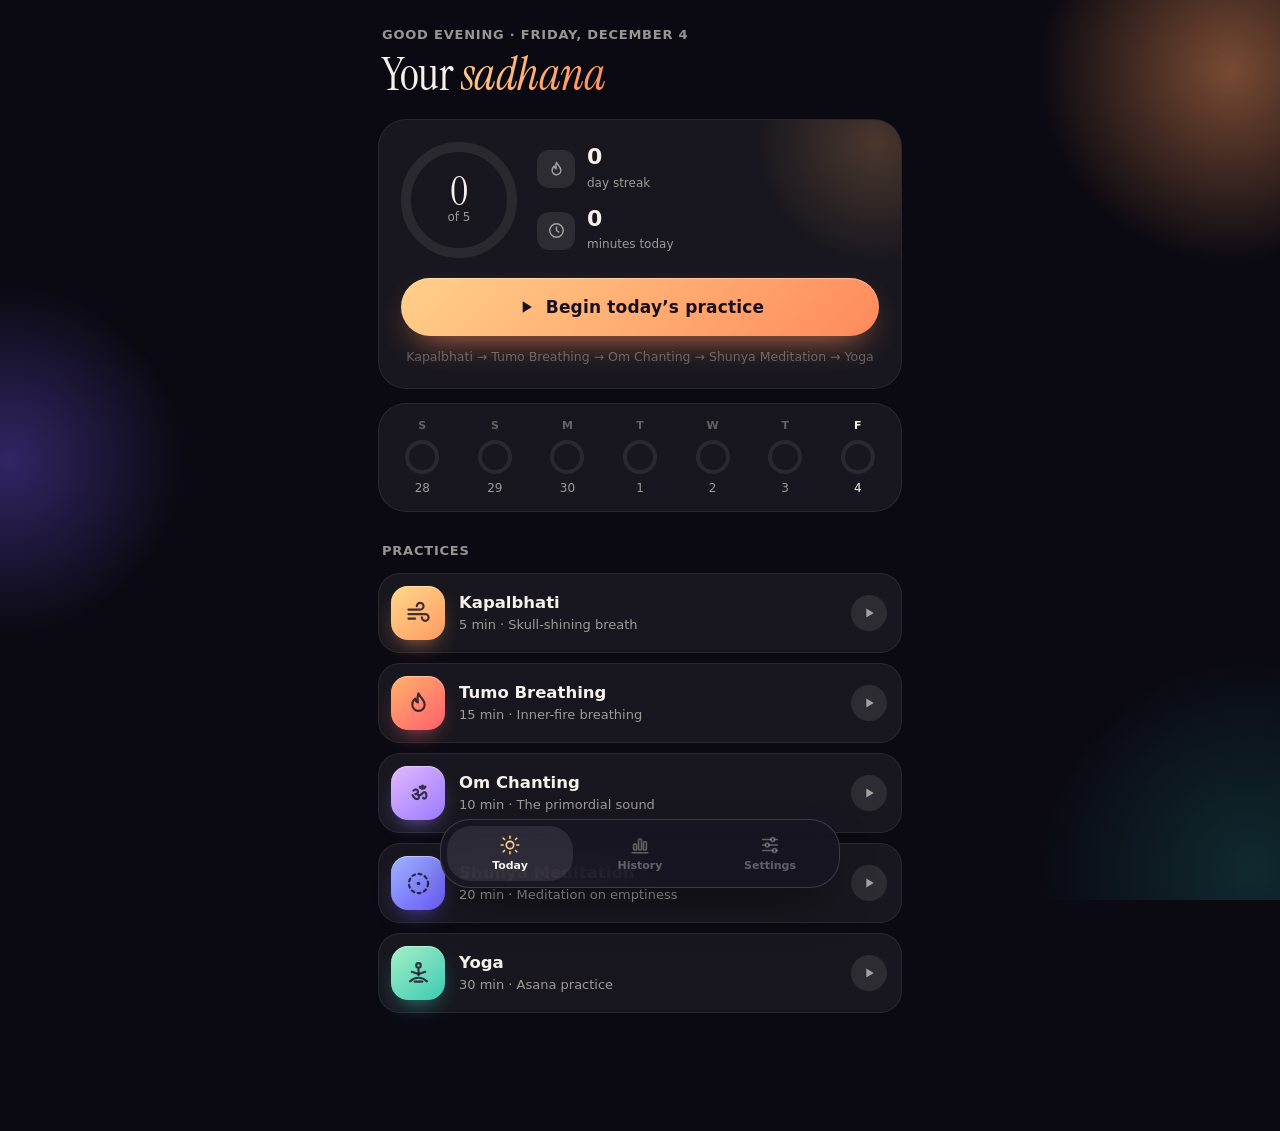
<file: docs/index.html>
<!doctype html>
<html lang="en">
<head>
  <meta charset="utf-8">
  <meta name="viewport" content="width=device-width, initial-scale=1, viewport-fit=cover">
  <meta name="theme-color" content="#0b0a12">
  <meta name="color-scheme" content="dark">
  <meta name="apple-mobile-web-app-capable" content="yes">
  <meta name="mobile-web-app-capable" content="yes">
  <meta name="apple-mobile-web-app-status-bar-style" content="black-translucent">
  <meta name="apple-mobile-web-app-title" content="Sadhana">
  <meta name="description" content="Time and track your daily meditation and yoga practice.">
  <title>Sadhana</title>
  <link rel="manifest" href="manifest.webmanifest">
  <link rel="apple-touch-icon" href="icons/apple-touch-icon.png">
  <link rel="icon" type="image/png" href="icons/icon-192.png">
  <link rel="preconnect" href="https://fonts.googleapis.com">
  <link rel="preconnect" href="https://fonts.gstatic.com" crossorigin>
  <link rel="stylesheet" href="https://fonts.googleapis.com/css2?family=Instrument+Serif:ital@0;1&display=swap">
  <link rel="stylesheet" href="styles.css">
</head>
<body>
  <div class="backdrop" aria-hidden="true"><i class="blob b1"></i><i class="blob b2"></i><i class="blob b3"></i></div>
  <main id="view" class="view"></main>
  <nav class="tabbar" aria-label="Sections">
    <button data-tab="today" class="active"></button>
    <button data-tab="history"></button>
    <button data-tab="settings"></button>
  </nav>
  <section id="timer" class="sheet" aria-modal="true" role="dialog" hidden></section>
  <div id="modal-root"></div>
  <div id="toast" class="toast" role="status"></div>
  <input id="import-file" type="file" accept="application/json,.json" hidden>
  <script src="app.js"></script>
</body>
</html>
</file>
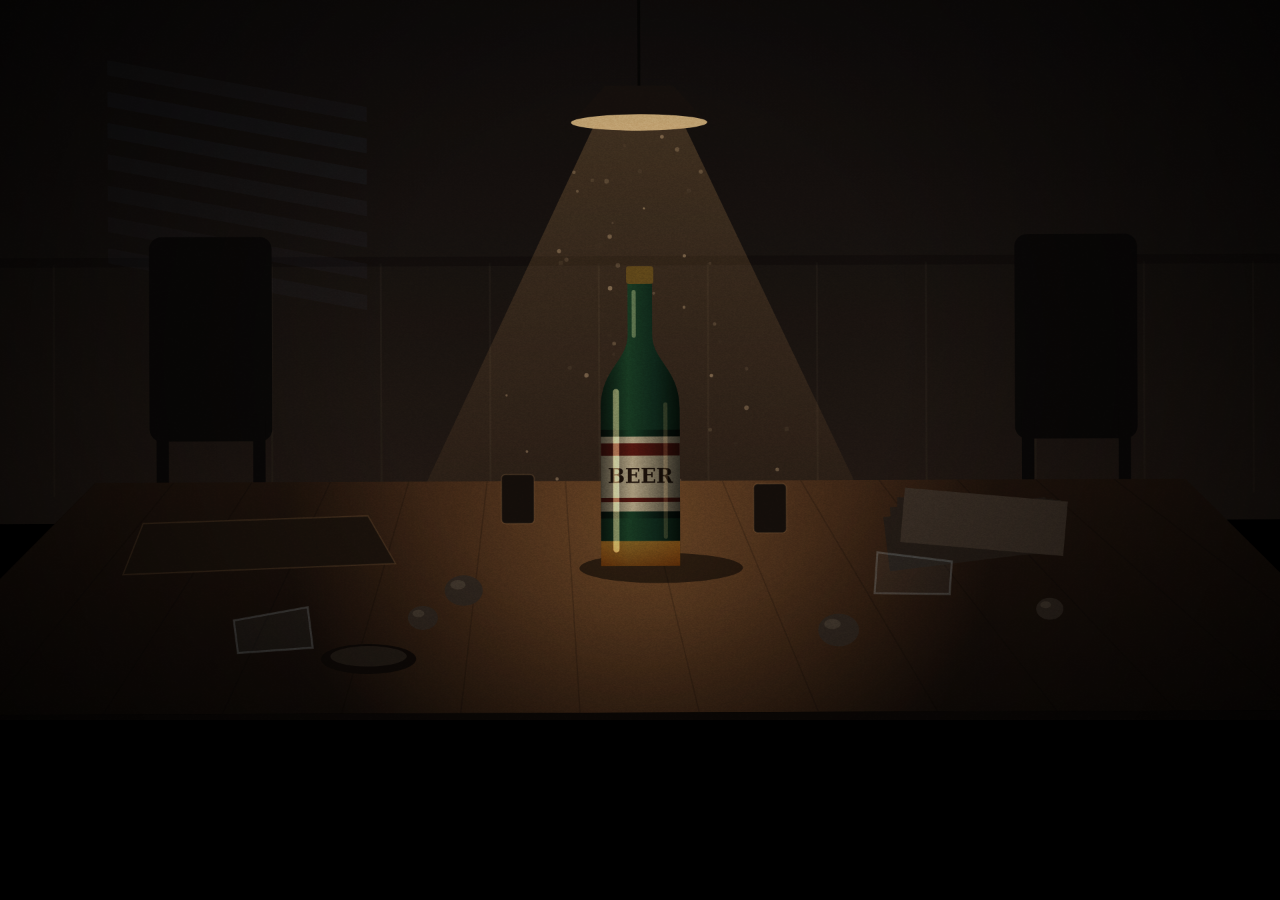
<file: film/index.html>
<!doctype html>
<html>
<head>
<meta charset="utf-8">
<title>Five-shot music video</title>
<style>
  html,body{margin:0;background:#000;overflow:hidden}
  canvas{display:block;width:100vw;height:auto}
</style>
</head>
<body>
<canvas id="c" width="1920" height="1080"></canvas>
<script>
// Every frame is a pure function of t (seconds). No rAF clock, no Date, seeded randomness only.
const W = 1920, H = 1080;
const cv = document.getElementById('c');
const ctx = cv.getContext('2d');

// ---------- cut list (from the audio's section boundaries) ----------
const CUTS = { s1: 0, s2: 4.11, s3: 6.9, s4a: 9.47, s4b: 11.12, s5: 12.78, end: 15.2 };
// Onsets measured from the track, used for beat shakes, taps and chomps.
const ONSETS = [0.51,1.09,1.25,1.39,2.41,2.67,2.81,3.04,3.23,4.2,4.67,5.02,5.46,5.85,6.15,6.34,6.55,6.73,
  7.17,7.52,7.92,8.06,8.68,8.82,9.45,10.01,10.31,10.66,10.82,11.01,11.17,11.31,11.45,11.59,12.0,12.54,12.79,
  13.33,13.54,14.14,14.49,14.7];

// ---------- helpers ----------
const clamp = (x, a = 0, b = 1) => Math.max(a, Math.min(b, x));
const lerp = (a, b, k) => a + (b - a) * k;
const prog = (t, a, b) => clamp((t - a) / (b - a));
const easeInOut = k => k < .5 ? 4 * k * k * k : 1 - Math.pow(-2 * k + 2, 3) / 2;
const easeOut = k => 1 - Math.pow(1 - k, 3);
const easeIn = k => k * k * k;
const backOut = k => { const c = 1.9; return 1 + (c + 1) * Math.pow(k - 1, 3) + c * Math.pow(k - 1, 2); };
function rng(seed) { return () => { seed |= 0; seed = seed + 0x6D2B79F5 | 0; let x = Math.imul(seed ^ seed >>> 15, 1 | seed);
  x = x + Math.imul(x ^ x >>> 7, 61 | x) ^ x; return ((x ^ x >>> 14) >>> 0) / 4294967296; }; }
const hash = (n) => { const r = rng(n * 7919 + 13); return r(); };
// sum of decaying kicks: how "hit" the frame is right now
function kick(t, list, decay = 10) { let v = 0; for (const o of list) if (t >= o) v += Math.exp(-(t - o) * decay); return v; }
function lastOnset(t, list) { let o = -1e9; for (const x of list) if (x <= t) o = x; return o; }
function onsetsIn(a, b) { return ONSETS.filter(o => o >= a && o < b); }

function rr(x, y, w, h, r) { ctx.beginPath(); ctx.roundRect(x, y, w, h, r); }
function ell(x, y, rx, ry, rot = 0) { ctx.beginPath(); ctx.ellipse(x, y, Math.abs(rx), Math.abs(ry), rot, 0, Math.PI * 2); }
function fillE(x, y, rx, ry, c, rot = 0) { ell(x, y, rx, ry, rot); ctx.fillStyle = c; ctx.fill(); }
function poly(pts) { ctx.beginPath(); ctx.moveTo(pts[0][0], pts[0][1]); for (let i = 1; i < pts.length; i++) ctx.lineTo(pts[i][0], pts[i][1]); ctx.closePath(); }
function lin(x0, y0, x1, y1, stops) { const g = ctx.createLinearGradient(x0, y0, x1, y1); stops.forEach(([o, c]) => g.addColorStop(o, c)); return g; }
function rad(x, y, r0, r1, stops, x1 = x, y1 = y) { const g = ctx.createRadialGradient(x, y, r0, x1, y1, r1); stops.forEach(([o, c]) => g.addColorStop(o, c)); return g; }
// camera: zoom s around world point (fx,fy) placed at screen (sx,sy)
function cam(s, fx, fy, sx = W / 2, sy = H / 2, rot = 0) { ctx.translate(sx, sy); ctx.rotate(rot); ctx.scale(s, s); ctx.translate(-fx, -fy); }

// ---------- grain (pre-baked, offset per frame index) ----------
const grain = document.createElement('canvas'); grain.width = 512; grain.height = 512;
{ const g = grain.getContext('2d'); const id = g.createImageData(512, 512); const r = rng(42);
  for (let i = 0; i < id.data.length; i += 4) { const v = r() * 255; id.data[i] = id.data[i + 1] = id.data[i + 2] = v; id.data[i + 3] = 255; }
  g.putImageData(id, 0, 0); }
function post(t, vign = .55, grainAmt = .07) {
  ctx.save(); ctx.setTransform(1, 0, 0, 1, 0, 0);
  ctx.fillStyle = rad(W / 2, H / 2, H * .35, H * 1.05, [[0, 'rgba(0,0,0,0)'], [1, `rgba(0,0,0,${vign})`]]);
  ctx.fillRect(0, 0, W, H);
  const f = Math.round(t * 60); const r = rng(f + 1);
  ctx.globalAlpha = grainAmt; ctx.globalCompositeOperation = 'overlay';
  const ox = -r() * 512, oy = -r() * 512;
  for (let x = ox; x < W; x += 512) for (let y = oy; y < H; y += 512) ctx.drawImage(grain, x, y);
  ctx.restore();
}
function flash(t, at, dur = .1, color = '255,255,255', peak = .85) {
  const k = prog(t, at, at + dur); if (t < at || k >= 1) return;
  ctx.save(); ctx.setTransform(1, 0, 0, 1, 0, 0); ctx.fillStyle = `rgba(${color},${peak * (1 - k)})`; ctx.fillRect(0, 0, W, H); ctx.restore();
}

// ====================================================================
// SHOT 1 — a single bottle alone on a cluttered table, dim room. Slow push-in.
// ====================================================================
function shot1(t) {
  const lt = t - CUTS.s1, D = CUTS.s2 - CUTS.s1;
  const k = easeInOut(prog(lt, 0, D));
  ctx.save();
  // push-in drifts slightly downward onto the bottle
  cam(lerp(1.0, 1.75, k), lerp(960, 960, k), lerp(560, 650, k), W / 2, H / 2, lerp(-0.004, 0.006, k));
  // wall
  ctx.fillStyle = lin(0, 0, 0, 760, [[0, '#120e0d'], [.6, '#1f1814'], [1, '#2a1f18']]); ctx.fillRect(-400, -300, 2720, 1100);
  // wainscot lines
  ctx.strokeStyle = 'rgba(255,220,180,0.04)'; ctx.lineWidth = 3;
  for (let x = -380; x < 2400; x += 160) { ctx.beginPath(); ctx.moveTo(x, 420); ctx.lineTo(x, 760); ctx.stroke(); }
  ctx.fillStyle = 'rgba(0,0,0,.25)'; ctx.fillRect(-400, 410, 2720, 14);
  // moonlit window blinds on the wall (cool counter-light)
  ctx.save(); ctx.globalCompositeOperation = 'lighter';
  for (let i = 0; i < 7; i++) {
    const y = 120 + i * 46;
    poly([[180, y], [560, y + 70], [560, y + 92], [180, y + 22]]);
    ctx.fillStyle = `rgba(90,130,200,${0.05 + 0.01 * Math.sin(i)})`; ctx.fill();
  }
  ctx.restore();
  // empty chair silhouettes in the dark
  ctx.fillStyle = '#0d0a09';
  for (const cx of [330, 1600]) { rr(cx - 90, 380, 180, 300, 18); ctx.fill(); ctx.fillRect(cx - 80, 640, 18, 200); ctx.fillRect(cx + 62, 640, 18, 200); }
  // hanging lamp
  ctx.strokeStyle = '#080605'; ctx.lineWidth = 4; ctx.beginPath(); ctx.moveTo(960, -300); ctx.lineTo(960, 168); ctx.stroke();
  const flick = 1 + 0.04 * Math.sin(lt * 23) * Math.sin(lt * 7.3) - 0.12 * Math.exp(-Math.abs(lt - 2.67) * 30);
  // light cone
  ctx.save(); ctx.globalCompositeOperation = 'lighter';
  poly([[900, 205], [1020, 205], [1330, 860], [590, 860]]);
  ctx.fillStyle = lin(0, 205, 0, 860, [[0, `rgba(255,190,110,${0.22 * flick})`], [1, 'rgba(255,170,90,0.02)']]); ctx.fill();
  ctx.restore();
  poly([[910, 160], [1010, 160], [1060, 215], [860, 215]]); ctx.fillStyle = '#1b1410'; ctx.fill();
  fillE(960, 214, 100, 12, `rgba(255,214,150,${0.95 * flick})`);
  // dust motes inside the cone
  ctx.save(); ctx.globalCompositeOperation = 'lighter';
  const rd = rng(7);
  for (let i = 0; i < 70; i++) {
    const bx = rd(), by = rd(), sp = .3 + rd(), ph = rd() * 6.28;
    const y = 230 + ((by * 620 + lt * 18 * sp) % 620);
    const half = lerp(60, 370, (y - 205) / 655);
    const x = 960 + (bx * 2 - 1) * half * .9 + Math.sin(lt * sp + ph) * 12;
    ctx.fillStyle = `rgba(255,220,170,${0.35 * (0.5 + 0.5 * Math.sin(lt * 2 * sp + ph))})`;
    ctx.beginPath(); ctx.arc(x, y, 1.6 + rd() * 1.8, 0, 6.28); ctx.fill();
  }
  ctx.restore();
  // table (perspective)
  poly([[160, 740], [1760, 740], [2100, 1080], [-180, 1080]]);
  ctx.fillStyle = lin(0, 740, 0, 1080, [[0, '#2a1a10'], [1, '#160e09']]); ctx.fill();
  ctx.save(); ctx.clip();
  ctx.fillStyle = rad(960, 800, 10, 520, [[0, `rgba(255,170,90,${.42 * flick})`], [1, 'rgba(255,150,80,0)']]); ctx.fillRect(-200, 700, 2400, 400);
  ctx.strokeStyle = 'rgba(0,0,0,.18)'; ctx.lineWidth = 2;
  for (let i = 0; i < 14; i++) { ctx.beginPath(); ctx.moveTo(160 + i * 115, 740); ctx.lineTo(-180 + i * 175, 1080); ctx.stroke(); }
  ctx.restore();
  ctx.fillStyle = '#0e0906'; poly([[-180, 1080], [2100, 1080], [2100, 1110], [-180, 1110]]); ctx.fill();
  // clutter — all of it empty, all of it dim
  const dim = '#1a120d', dim2 = '#24180f', rim = 'rgba(255,190,120,.18)';
  // pizza box
  poly([[230, 800], [560, 790], [600, 860], [200, 875]]); ctx.fillStyle = dim2; ctx.fill(); ctx.strokeStyle = rim; ctx.lineWidth = 2; ctx.stroke();
  // papers
  for (let i = 0; i < 4; i++) { ctx.save(); ctx.translate(1440 + i * 8, 820 - i * 6); ctx.rotate(-.12 + i * .07);
    ctx.fillStyle = i == 3 ? '#4a3c30' : '#2e241c'; ctx.fillRect(-120, -40, 240, 80); ctx.restore(); }
  // crumpled paper balls
  for (const [x, y, r] of [[700, 900, 28], [640, 940, 22], [1250, 960, 30], [1560, 930, 20]]) {
    fillE(x, y, r, r * .8, '#3a2f26'); fillE(x - r * .3, y - r * .3, r * .4, r * .25, 'rgba(255,220,180,.12)'); }
  // tipped empty glasses
  for (const [x, y, rot] of [[420, 960, 1.45], [1360, 880, -1.5]]) {
    ctx.save(); ctx.translate(x, y); ctx.rotate(rot);
    poly([[-30, -55], [30, -55], [24, 55], [-24, 55]]); ctx.fillStyle = 'rgba(160,190,200,.08)'; ctx.fill(); ctx.strokeStyle = 'rgba(220,235,240,.25)'; ctx.lineWidth = 3; ctx.stroke();
    ctx.restore(); }
  // empty cans
  for (const [x, y] of [[1150, 815], [780, 800]]) { rr(x - 24, y - 70, 48, 72, 6); ctx.fillStyle = dim; ctx.fill(); ctx.strokeStyle = rim; ctx.stroke(); }
  // ashtray
  fillE(560, 1000, 70, 22, '#120c08'); fillE(560, 996, 56, 15, '#2b211a');
  // bottle shadow
  ctx.save(); ctx.globalCompositeOperation = 'multiply'; fillE(990, 868, 120, 22, 'rgba(0,0,0,.55)'); ctx.restore();
  bottle(960, 865, 1, lt);
  ctx.restore();
  // fade up from black with the music
  const fade = 1 - easeOut(prog(t, 0.45, 1.35));
  if (fade > 0) { ctx.fillStyle = `rgba(0,0,0,${fade})`; ctx.fillRect(0, 0, W, H); }
}
function bottle(x, base, s, lt) {
  ctx.save(); ctx.translate(x, base); ctx.scale(s, s);
  const path = () => { ctx.beginPath(); ctx.moveTo(-58, 0); ctx.lineTo(-58, -230); ctx.bezierCurveTo(-58, -290, -18, -300, -18, -340);
    ctx.lineTo(-18, -420); ctx.lineTo(18, -420); ctx.lineTo(18, -340); ctx.bezierCurveTo(18, -300, 58, -290, 58, -230); ctx.lineTo(58, 0); ctx.closePath(); };
  path(); ctx.fillStyle = lin(-58, 0, 58, 0, [[0, '#0a1a10'], [.35, '#1f4a2c'], [.7, '#123020'], [1, '#06120a']]); ctx.fill();
  // last inch of liquid
  ctx.save(); path(); ctx.clip();
  ctx.fillStyle = lin(0, -40, 0, 0, [[0, 'rgba(255,150,40,.55)'], [1, 'rgba(160,70,10,.7)']]); ctx.fillRect(-60, -38 + Math.sin(lt * 1.3) * 1.5, 120, 40);
  // label
  ctx.fillStyle = '#d9c7a0'; ctx.fillRect(-58, -190, 116, 110);
  ctx.fillStyle = '#6b1d14'; ctx.fillRect(-58, -180, 116, 18); ctx.fillRect(-58, -100, 116, 6);
  ctx.fillStyle = '#2b1b10'; ctx.font = '700 30px "DejaVu Serif"'; ctx.textAlign = 'center'; ctx.fillText('BEER', 0, -122);
  ctx.globalCompositeOperation = 'multiply'; ctx.fillStyle = lin(-58, 0, 58, 0, [[0, 'rgba(0,0,0,.6)'], [.4, 'rgba(0,0,0,0)'], [1, 'rgba(0,0,0,.7)']]); ctx.fillRect(-60, -200, 120, 130);
  ctx.restore();
  // glass highlights from the lamp
  ctx.save(); ctx.globalCompositeOperation = 'lighter';
  ctx.fillStyle = 'rgba(255,220,160,.55)'; rr(-40, -260, 9, 240, 5); ctx.fill();
  ctx.fillStyle = 'rgba(255,220,160,.35)'; rr(-12, -405, 6, 70, 3); ctx.fill();
  ctx.fillStyle = 'rgba(255,200,130,.18)'; rr(34, -240, 6, 200, 3); ctx.fill();
  ctx.restore();
  ctx.fillStyle = '#7a5a20'; rr(-20, -440, 40, 26, 4); ctx.fill();
  ctx.restore();
}

// ====================================================================
// SHOT 2 — cartoon rappers crowding the frame, sound waves blast past a figure who doesn't react.
// Shake on each beat, quick cuts.
// ====================================================================
const RAPPERS = [
  { x: 330, y: 760, s: 1.25, skin: '#8a5a3c', top: '#e8432e', cap: '#1d1d1f', glasses: false, dir: 1, ph: 0 },
  { x: 650, y: 420, s: 0.95, skin: '#d9a77c', top: '#2f6fe0', cap: '#f2c23a', glasses: true, dir: 1, ph: 1.2 },
  { x: 1590, y: 760, s: 1.3, skin: '#5a3726', top: '#20b46a', cap: '#e8432e', glasses: true, dir: -1, ph: 2.1 },
  { x: 1300, y: 400, s: 0.92, skin: '#c58c63', top: '#f2c23a', cap: '#2f6fe0', glasses: false, dir: -1, ph: .6 },
  { x: 960, y: 250, s: 0.8, skin: '#9c6845', top: '#b14ad8', cap: '#20b46a', glasses: true, dir: 1, ph: 3.0 },
];
const FIG = { x: 960, y: 690 };
function shot2(t) {
  const lt = t - CUTS.s2;
  const beats = onsetsIn(CUTS.s2, CUTS.s3);
  // quick cuts: framings change on chosen beats
  const framings = [
    { at: 0.0, s: 1.0, fx: 960, fy: 540, r: 0 },
    { at: 0.56, s: 1.9, fx: 420, fy: 650, r: -.05 },     // left rapper, mouth wide
    { at: 1.35, s: 1.0, fx: 960, fy: 560, r: .03 },      // wide again, tilted
    { at: 1.74, s: 2.3, fx: 960, fy: 640, r: 0 },        // the unbothered face
    { at: 2.23, s: 1.7, fx: 1450, fy: 560, r: .06 },     // right-side pair
  ];
  let f = framings[0]; for (const fr of framings) if (lt >= fr.at) f = fr;
  const since = lt - f.at;
  const hit = kick(t, beats, 14);
  const ang = (lastOnset(t, beats) * 97.3) % 6.28;
  const sx = Math.cos(ang) * 22 * hit + Math.sin(lt * 61) * 4 * hit, sy = Math.sin(ang) * 18 * hit;
  ctx.save();
  ctx.translate(sx, sy);
  cam(f.s * (1 + 0.035 * since) * (1 + 0.02 * hit), f.fx, f.fy, W / 2, H / 2, f.r + 0.012 * hit * Math.sin(ang));
  // background: hot halftone stage
  ctx.fillStyle = rad(960, 600, 50, 1300, [[0, '#ffcf3d'], [.35, '#ff5a36'], [.75, '#7a1fa8'], [1, '#2a0b4a']]); ctx.fillRect(-1000, -800, 3920, 2700);
  // radiating comic rays, rotating slowly
  ctx.save(); ctx.translate(FIG.x, FIG.y - 120); ctx.rotate(lt * .25);
  for (let i = 0; i < 24; i++) { ctx.rotate(Math.PI * 2 / 24); poly([[0, 0], [2400, -110], [2400, 110]]); ctx.fillStyle = i % 2 ? 'rgba(255,255,255,.07)' : 'rgba(0,0,0,.05)'; ctx.fill(); }
  ctx.restore();
  // halftone dots
  ctx.fillStyle = 'rgba(40,0,60,.18)';
  for (let y = -200; y < 1300; y += 34) for (let x = -400; x < 2400; x += 34) {
    const d = Math.hypot(x - 960, y - 560) / 1100; const r = clamp(d, 0, 1) * 9;
    if (r > .6) { ctx.beginPath(); ctx.arc(x + (y / 34 % 2) * 17, y, r, 0, 6.28); ctx.fill(); }
  }
  // sound waves from each mouth, blasting toward and PAST the figure
  for (const R of RAPPERS) {
    const mx = R.x + R.dir * 70 * R.s, my = R.y - 150 * R.s;
    const tx = FIG.x + (FIG.x - mx) * 0.9, ty = FIG.y - 150 + (FIG.y - 150 - my) * 0.9; // aim beyond him
    const a = Math.atan2(ty - my, tx - mx);
    for (let j = 0; j < 6; j++) {
      const ph = ((lt * 2.4 + j / 6 + R.ph) % 1);
      const rr_ = 60 + ph * 1300;
      ctx.save(); ctx.translate(mx, my); ctx.rotate(a);
      ctx.beginPath(); ctx.arc(0, 0, rr_, -0.33, 0.33);
      ctx.strokeStyle = j % 2 ? `rgba(255,255,255,${0.75 * (1 - ph)})` : `rgba(30,10,60,${0.6 * (1 - ph)})`;
      ctx.lineWidth = (14 + 10 * hit) * (1 - ph * .6); ctx.lineCap = 'round'; ctx.stroke();
      ctx.restore();
    }
  }
  // back-row rappers first, front-row last
  for (const i of [4, 1, 3]) rapper(RAPPERS[i], lt, hit);
  figure(FIG.x, FIG.y, lt);
  for (const i of [0, 2]) rapper(RAPPERS[i], lt, hit);
  // speed lines blowing past the figure on hits
  ctx.save(); ctx.globalAlpha = clamp(hit) * .7; ctx.strokeStyle = '#fff'; ctx.lineWidth = 5; ctx.lineCap = 'round';
  const rs = rng(Math.round(lastOnset(t, beats) * 100));
  for (let i = 0; i < 14; i++) { const y = 380 + rs() * 420, side = rs() < .5 ? -1 : 1, x0 = 960 + side * (150 + rs() * 120);
    ctx.beginPath(); ctx.moveTo(x0, y); ctx.lineTo(x0 + side * (120 + rs() * 200), y + (rs() - .5) * 30); ctx.stroke(); }
  ctx.restore();
  ctx.restore();
}
function rapper(R, lt, hit) {
  const bob = Math.abs(Math.sin((lt + R.ph) * Math.PI / 0.604)) * 16 + hit * 10;
  const open = 0.65 + 0.35 * Math.abs(Math.sin((lt * 7.5 + R.ph * 3)));
  ctx.save(); ctx.translate(R.x, R.y - bob); ctx.scale(R.s * R.dir, R.s);
  // body / hoodie
  ctx.fillStyle = R.top; ctx.strokeStyle = '#140818'; ctx.lineWidth = 8; ctx.lineJoin = 'round';
  ctx.beginPath(); ctx.moveTo(-150, 360); ctx.bezierCurveTo(-150, 120, -90, 40, 0, 40); ctx.bezierCurveTo(90, 40, 150, 120, 150, 360); ctx.closePath(); ctx.fill(); ctx.stroke();
  // pointing arm toward the figure
  const swing = Math.sin((lt + R.ph) * 9) * .15;
  ctx.save(); ctx.translate(90, 110); ctx.rotate(-0.55 + swing);
  rr(-24, -24, 190, 54, 26); ctx.fill(); ctx.stroke();
  fillE(180, 2, 34, 30, R.skin); ctx.stroke();
  rr(196, -8, 48, 16, 8); ctx.fillStyle = R.skin; ctx.fill(); ctx.stroke();
  ctx.restore();
  // chain
  ctx.strokeStyle = '#ffd34a'; ctx.lineWidth = 10; ctx.beginPath(); ctx.arc(0, 40, 70, .35, Math.PI - .35); ctx.stroke();
  fillE(0, 118, 26, 26, '#ffd34a'); ctx.strokeStyle = '#140818'; ctx.lineWidth = 5; ctx.stroke();
  // head
  ctx.lineWidth = 8;
  fillE(0, -90, 115, 125, R.skin); ctx.stroke();
  // ear
  fillE(-110, -80, 22, 32, R.skin); ctx.stroke();
  // cap (turned around for some)
  ctx.fillStyle = R.cap; ctx.beginPath(); ctx.arc(0, -130, 118, Math.PI * 1.02, Math.PI * 1.98); ctx.closePath(); ctx.fill(); ctx.stroke();
  rr(40, -150, 120, 26, 13); ctx.fill(); ctx.stroke();
  // eyes
  if (R.glasses) { ctx.fillStyle = '#111'; rr(-10, -120, 70, 38, 12); ctx.fill(); rr(66, -120, 46, 38, 12); ctx.fill();
    ctx.fillStyle = 'rgba(255,255,255,.6)'; ctx.fillRect(2, -114, 18, 6); }
  else { fillE(30, -98, 16, 20, '#fff'); fillE(86, -98, 13, 18, '#fff'); fillE(36, -96, 7, 9, '#111'); fillE(90, -96, 6, 8, '#111');
    ctx.strokeStyle = '#140818'; ctx.lineWidth = 7; ctx.beginPath(); ctx.moveTo(10, -128); ctx.lineTo(50, -118); ctx.moveTo(70, -118); ctx.lineTo(104, -128); ctx.stroke(); }
  // HUGE open mouth
  const mh = 70 * open, mw = 62;
  ctx.save(); ell(62, -20, mw, mh); ctx.fillStyle = '#3a0612'; ctx.fill(); ctx.clip();
  ctx.fillStyle = '#fff'; ctx.fillRect(0, -20 - mh, 130, 20);
  fillE(62, -20 + mh * .8, 40, 26, '#e4566a');
  ctx.restore();
  ell(62, -20, mw, mh); ctx.strokeStyle = '#140818'; ctx.lineWidth = 8; ctx.stroke();
  ctx.restore();
}
function figure(x, y, lt) {
  // The one who doesn't react: small, still, hands in pockets. One slow blink.
  ctx.save(); ctx.translate(x, y);
  ctx.save(); ctx.globalCompositeOperation = 'multiply'; fillE(0, 250, 150, 26, 'rgba(60,0,60,.4)'); ctx.restore();
  ctx.strokeStyle = '#140818'; ctx.lineWidth = 7; ctx.lineJoin = 'round';
  // legs
  ctx.fillStyle = '#2b2d3a'; rr(-58, 120, 50, 130, 14); ctx.fill(); ctx.stroke(); rr(8, 120, 50, 130, 14); ctx.fill(); ctx.stroke();
  fillE(-36, 252, 40, 16, '#eee'); ctx.stroke(); fillE(36, 252, 40, 16, '#eee'); ctx.stroke();
  // hoodie
  ctx.fillStyle = '#8f93a0'; ctx.beginPath(); ctx.moveTo(-95, 150); ctx.bezierCurveTo(-100, 0, -70, -50, 0, -50); ctx.bezierCurveTo(70, -50, 100, 0, 95, 150); ctx.closePath(); ctx.fill(); ctx.stroke();
  rr(-60, 70, 120, 50, 16); ctx.fillStyle = '#7d818e'; ctx.fill(); ctx.stroke();  // pocket with hands in it
  // head with hood up
  fillE(0, -120, 92, 98, '#8f93a0'); ctx.stroke();
  fillE(0, -110, 64, 70, '#c99a74'); ctx.stroke();
  // flat, unbothered face — half-lidded eyes, straight mouth
  const blink = lt > 1.95 && lt < 2.25 ? Math.sin(prog(lt, 1.95, 2.25) * Math.PI) : 0;
  for (const ex of [-24, 24]) {
    fillE(ex, -118, 13, 11 * (1 - blink * .9), '#fff'); fillE(ex, -114, 6, 6 * (1 - blink), '#111');
    ctx.fillStyle = '#c99a74'; ctx.fillRect(ex - 15, -132, 30, 9 + blink * 10);
    ctx.strokeStyle = '#140818'; ctx.lineWidth = 5; ctx.beginPath(); ctx.moveTo(ex - 15, -124 + blink * 10); ctx.lineTo(ex + 15, -124 + blink * 10); ctx.stroke();
  }
  ctx.lineWidth = 6; ctx.beginPath(); ctx.moveTo(-18, -74); ctx.lineTo(18, -74); ctx.stroke();
  // earbud wire — the reason he can't hear any of it
  ctx.strokeStyle = '#fff'; ctx.lineWidth = 4; ctx.beginPath(); ctx.moveTo(-58, -100); ctx.bezierCurveTo(-70, -40, -30, -10, -20, 70); ctx.stroke();
  fillE(-58, -102, 9, 9, '#fff');
  ctx.restore();
}

// ====================================================================
// SHOT 3 — label office: gold records, contract, a hand running up numbers. Snap zoom to the numbers.
// ====================================================================
const SNAP = 8.36;  // a kick, ~1.5s into the shot
const CALC = { x: 1340, y: 590, w: 380, h: 470 };
const DISP = { x: CALC.x + 30, y: CALC.y + 34, w: CALC.w - 60, h: 110 };
function shot3(t) {
  const lt = t - CUTS.s3;
  const taps = onsetsIn(CUTS.s3, CUTS.s4a);
  // number climbs with every tap, then runs away after the snap
  const nTaps = taps.filter(o => o <= t).length;
  let value = [1200, 8400, 64000, 250000, 1900000, 4750000][Math.min(nTaps, 5)];
  if (t > SNAP) value = lerp(4750000, 99999999, easeIn(prog(t, SNAP, CUTS.s4a - 0.15)));
  // camera
  const sk = prog(t, SNAP - 0.04, SNAP + 0.14);
  const snapK = backOut(sk);
  const dCx = DISP.x + DISP.w / 2, dCy = DISP.y + DISP.h / 2;
  const s = lerp(1.0 + lt * 0.03, 5.0, snapK) * (1 + 0.012 * (t - SNAP) * (t > SNAP));
  const fx = lerp(1060, dCx, snapK), fy = lerp(590, dCy, snapK);
  ctx.save();
  cam(s, fx, fy, W / 2, H / 2, lerp(-0.02, 0, snapK));
  // wall
  ctx.fillStyle = lin(0, 0, 0, 640, [[0, '#0f2a28'], [1, '#183c38']]); ctx.fillRect(-200, -200, 2320, 900);
  ctx.fillStyle = 'rgba(0,0,0,.18)'; for (let x = -200; x < 2200; x += 90) ctx.fillRect(x, -200, 4, 900);
  // gold records with picture lights
  const recs = [[260, 230], [620, 200], [980, 230], [1340, 200], [1700, 230]];
  recs.forEach(([x, y], i) => goldRecord(x, y, lt, i));
  // desk
  ctx.fillStyle = lin(0, 540, 0, 1080, [[0, '#5a2f17'], [1, '#2a140a']]); ctx.fillRect(-200, 540, 2320, 700);
  ctx.fillStyle = 'rgba(255,200,150,.12)'; ctx.fillRect(-200, 540, 2320, 8);
  // contract
  ctx.save(); ctx.translate(560, 840); ctx.rotate(-0.06);
  ctx.fillStyle = 'rgba(0,0,0,.35)'; ctx.fillRect(-300, -190, 620, 420);
  ctx.fillStyle = '#f3ecdc'; ctx.fillRect(-310, -210, 620, 420);
  ctx.fillStyle = '#222'; ctx.font = '700 34px "DejaVu Serif"'; ctx.textAlign = 'center'; ctx.fillText('RECORDING AGREEMENT', 0, -150);
  ctx.fillStyle = 'rgba(30,30,30,.55)';
  for (let i = 0; i < 9; i++) ctx.fillRect(-260, -110 + i * 26, 520 - (i % 3) * 40, 8);
  ctx.fillStyle = '#222'; ctx.fillRect(40, 150, 220, 3);
  ctx.strokeStyle = '#13235e'; ctx.lineWidth = 4; ctx.beginPath(); // signature
  for (let i = 0; i <= 40; i++) { const x = 50 + i * 5, y = 140 - Math.sin(i * .7) * 14 - Math.sin(i * .23) * 8; i ? ctx.lineTo(x, y) : ctx.moveTo(x, y); } ctx.stroke();
  ctx.restore();
  // pen
  ctx.save(); ctx.translate(980, 940); ctx.rotate(-.5); rr(-150, -9, 300, 18, 9); ctx.fillStyle = '#111'; ctx.fill(); ctx.fillStyle = '#d4af37'; ctx.fillRect(110, -9, 40, 18); ctx.restore();
  // stacks of cash
  for (let i = 0; i < 3; i++) { rr(100 + i * 20, 600 - i * 26, 230, 40, 6); ctx.fillStyle = i % 2 ? '#3f7a45' : '#4f9156'; ctx.fill(); ctx.fillStyle = '#e9e2c8'; ctx.fillRect(195 + i * 20, 600 - i * 26, 40, 40); }
  calculator(t, taps, value);
  ctx.restore();
  // snap zoom streaks
  const streak = Math.sin(prog(t, SNAP - 0.04, SNAP + 0.2) * Math.PI);
  if (streak > 0.01) {
    ctx.save(); ctx.globalAlpha = streak * .8; ctx.strokeStyle = '#fff'; const rs = rng(11);
    for (let i = 0; i < 60; i++) { const a = rs() * 6.28, r0 = 250 + rs() * 300; ctx.lineWidth = 2 + rs() * 5;
      ctx.beginPath(); ctx.moveTo(W / 2 + Math.cos(a) * r0, H / 2 + Math.sin(a) * r0); ctx.lineTo(W / 2 + Math.cos(a) * (r0 + 500), H / 2 + Math.sin(a) * (r0 + 500)); ctx.stroke(); }
    ctx.restore();
  }
  flash(t, SNAP + 0.02, 0.12, '255,240,190', .5);
}
function goldRecord(x, y, lt, i) {
  ctx.save(); ctx.globalCompositeOperation = 'lighter';
  poly([[x - 40, y - 190], [x + 40, y - 190], [x + 190, y + 170], [x - 190, y + 170]]);
  ctx.fillStyle = lin(0, y - 190, 0, y + 170, [[0, 'rgba(255,220,150,.16)'], [1, 'rgba(255,220,150,0)']]); ctx.fill();
  ctx.restore();
  ctx.fillStyle = '#0b0b0b'; ctx.fillRect(x - 130, y - 140, 260, 300);
  ctx.fillStyle = '#1b1b1b'; ctx.fillRect(x - 116, y - 126, 232, 272);
  ctx.fillStyle = rad(x - 30, y - 40, 5, 110, [[0, '#fff3c4'], [.3, '#f0c64a'], [1, '#8a6414']]);
  ctx.beginPath(); ctx.arc(x, y - 10, 95, 0, 6.28); ctx.fill();
  ctx.strokeStyle = 'rgba(90,60,10,.35)'; ctx.lineWidth = 1.5;
  for (let r = 40; r < 94; r += 6) { ctx.beginPath(); ctx.arc(x, y - 10, r, 0, 6.28); ctx.stroke(); }
  // moving sheen
  const a = lt * .8 + i;
  ctx.save(); ctx.globalCompositeOperation = 'lighter'; ctx.strokeStyle = 'rgba(255,255,220,.35)'; ctx.lineWidth = 30;
  ctx.beginPath(); ctx.arc(x, y - 10, 70, a, a + .5); ctx.stroke(); ctx.restore();
  fillE(x, y - 10, 30, 30, '#c0392b'); fillE(x, y - 10, 4, 4, '#111');
  ctx.fillStyle = '#d4af37'; ctx.fillRect(x - 70, y + 110, 140, 22);
}
const SEG = { 0: 'abcdef', 1: 'bc', 2: 'abged', 3: 'abgcd', 4: 'fgbc', 5: 'afgcd', 6: 'afgedc', 7: 'abc', 8: 'abcdefg', 9: 'abcdfg' };
function seg7(ch, x, y, w, h, on, off) {
  const t = w * .18, segs = {
    a: [x + t, y, w - 2 * t, t], d: [x + t, y + h - t, w - 2 * t, t], g: [x + t, y + h / 2 - t / 2, w - 2 * t, t],
    f: [x, y + t * .6, t, h / 2 - t], b: [x + w - t, y + t * .6, t, h / 2 - t], e: [x, y + h / 2 + t * .4, t, h / 2 - t], c: [x + w - t, y + h / 2 + t * .4, t, h / 2 - t] };
  for (const k in segs) { const [sx, sy, sw, sh] = segs[k]; rr(sx, sy, sw, sh, t / 2); ctx.fillStyle = (SEG[ch] || '').includes(k) ? on : off; ctx.fill(); }
}
function calculator(t, taps, value) {
  const { x, y, w, h } = CALC;
  ctx.fillStyle = 'rgba(0,0,0,.45)'; rr(x + 14, y + 20, w, h, 30); ctx.fill();
  ctx.fillStyle = lin(x, y, x, y + h, [[0, '#3a3d44'], [1, '#22242a']]); rr(x, y, w, h, 30); ctx.fill();
  // display
  ctx.fillStyle = '#9fb48a'; rr(DISP.x, DISP.y, DISP.w, DISP.h, 10); ctx.fill();
  ctx.fillStyle = 'rgba(0,0,0,.12)'; ctx.fillRect(DISP.x, DISP.y, DISP.w, 10);
  const str = Math.floor(value).toString().padStart(8, ' ').slice(-8);
  const dw = 30, gap = 7, startX = DISP.x + DISP.w - 18 - 8 * (dw + gap) + gap;
  for (let i = 0; i < 8; i++) seg7(str[i], startX + i * (dw + gap), DISP.y + 22, dw, DISP.h - 44, '#1d2618', 'rgba(29,38,24,.08)');
  ctx.fillStyle = '#1d2618'; ctx.font = '700 22px Inter'; ctx.fillText('$', DISP.x + 14, DISP.y + 34);
  // keys
  const rows = 5, cols = 4, kw = 70, kh = 48, gx = (w - 60 - cols * kw) / (cols - 1);
  const last = lastOnset(t, taps); const pressed = t - last < 0.09 ? Math.floor(hash(Math.round(last * 100)) * rows * cols) : -1;
  for (let r = 0; r < rows; r++) for (let c = 0; c < cols; c++) {
    const i = r * cols + c, kx = x + 30 + c * (kw + gx), ky = y + 170 + r * (kh + 10), down = i === pressed ? 5 : 0;
    ctx.fillStyle = '#101114'; rr(kx, ky + 6, kw, kh, 12); ctx.fill();
    ctx.fillStyle = c === 3 ? '#e07b2a' : '#4b4f58'; rr(kx, ky + down, kw, kh, 12); ctx.fill();
  }
  // the hand: index finger hops to a key on every onset
  const tgt = pressed >= 0 ? pressed : Math.floor(hash(Math.round(last * 100)) * rows * cols);
  const tr = Math.floor(tgt / cols), tc = tgt % cols;
  const hx = x + 30 + tc * (kw + gx) + kw / 2, hy = y + 170 + tr * (kh + 10) + kh / 2;
  const lift = t - last < 0.09 ? 0 : clamp((t - last - 0.09) / 0.12) * 26;
  hand(hx, hy - lift, 1.2);
}
function hand(x, y, s) {
  ctx.save(); ctx.translate(x, y); ctx.scale(s, s); ctx.rotate(-0.35);
  ctx.strokeStyle = '#2a140a'; ctx.lineWidth = 5; ctx.fillStyle = '#d7a07a';
  rr(-14, -6, 28, 120, 14); ctx.fill(); ctx.stroke();                // index finger
  rr(-20, 70, 110, 120, 40); ctx.fill(); ctx.stroke();               // palm/curled fingers
  rr(76, 90, 40, 70, 20); ctx.fill(); ctx.stroke();                  // thumb
  ctx.fillStyle = '#1e1e1e'; rr(-10, 180, 110, 220, 10); ctx.fill(); // sleeve
  ctx.fillStyle = '#d4af37'; ctx.fillRect(-10, 182, 110, 16);        // gold watch band
  ctx.fillStyle = 'rgba(255,255,255,.5)'; rr(-8, 2, 10, 20, 5); ctx.fill();
  ctx.restore();
}

// ====================================================================
// SHOT 4a — a giant swallowing microphones like snacks.
// ====================================================================
const CHOMPS = [9.95, 10.66];   // half-line: two mics, landing on onsets 10.01 / 10.66
function shot4a(t) {
  const lt = t - CUTS.s4a;
  ctx.save();
  const hit = kick(t, CHOMPS.map(c => c + .04), 12);
  cam(0.96 + lt * .06 + hit * .02, 960, 470 - lt * 20, W / 2, H / 2 + hit * 10);
  // red club haze, low angle
  ctx.fillStyle = lin(0, 0, 0, 1080, [[0, '#14030a'], [.6, '#5a0d1c'], [1, '#c2361f']]); ctx.fillRect(-300, -300, 2520, 1700);
  ctx.save(); ctx.globalCompositeOperation = 'lighter';
  for (let i = 0; i < 5; i++) { const a = -1.9 + i * .22 + Math.sin(lt * 1.5 + i) * .05;
    ctx.save(); ctx.translate(960, 1250); ctx.rotate(a); poly([[0, 0], [1800, -60], [1800, 60]]);
    ctx.fillStyle = 'rgba(255,90,60,.08)'; ctx.fill(); ctx.restore(); }
  ctx.restore();
  // tiny rivals at the bottom of frame, looking up
  for (let i = 0; i < 6; i++) { const x = 200 + i * 300 + (i > 2 ? 150 : 0), y = 1040;
    ctx.fillStyle = '#12050a'; fillE(x, y - 70, 26, 28, '#12050a'); rr(x - 30, y - 44, 60, 80, 20); ctx.fill(); }
  // the giant (fills frame)
  const G = { x: 960, y: 980 };
  ctx.fillStyle = '#1b0a12'; ctx.strokeStyle = '#000'; ctx.lineWidth = 10;
  ctx.beginPath(); ctx.moveTo(G.x - 760, 1200); ctx.bezierCurveTo(G.x - 700, 520, G.x - 380, 420, G.x, 420); ctx.bezierCurveTo(G.x + 380, 420, G.x + 700, 520, G.x + 760, 1200); ctx.closePath(); ctx.fill();
  // rim light
  ctx.save(); ctx.clip(); ctx.globalCompositeOperation = 'lighter';
  ctx.fillStyle = rad(G.x + 700, 500, 50, 600, [[0, 'rgba(255,120,60,.35)'], [1, 'rgba(0,0,0,0)']]); ctx.fillRect(0, 0, 2000, 1300); ctx.restore();
  // chains
  ctx.strokeStyle = '#ffcf3d'; ctx.lineWidth = 22; ctx.beginPath(); ctx.arc(G.x, 420, 300, .5, Math.PI - .5); ctx.stroke();
  // head
  const hx = G.x, hy = 210;
  fillE(hx, hy, 300, 290, '#6b3a26'); ctx.strokeStyle = '#000'; ctx.lineWidth = 10; ctx.stroke();
  ctx.save(); ell(hx, hy, 300, 290); ctx.clip(); ctx.globalCompositeOperation = 'lighter';
  fillE(hx + 260, hy - 60, 160, 260, 'rgba(255,120,60,.25)'); ctx.restore();
  // crown
  ctx.fillStyle = '#ffcf3d'; poly([[hx - 170, hy - 230], [hx - 120, hy - 360], [hx - 50, hy - 260], [hx, hy - 390], [hx + 50, hy - 260], [hx + 120, hy - 360], [hx + 170, hy - 230]]); ctx.fill(); ctx.stroke();
  // eyes looking down at the snack
  for (const ex of [-110, 110]) { fillE(hx + ex, hy - 50, 50, 40, '#fff'); ctx.stroke(); fillE(hx + ex + 10, hy - 30, 20, 20, '#111'); }
  // mouth: opens wide before each chomp, snaps shut on it
  let open = 0.15;
  for (const c of CHOMPS) { if (t > c - 0.5 && t < c) open = Math.max(open, easeOut(prog(t, c - 0.5, c - 0.12)) * (1 - prog(t, c - 0.06, c)));
    if (t >= c && t < c + 0.25) open = Math.max(open, 0.15 * Math.sin(prog(t, c, c + 0.25) * Math.PI * 3) ** 2 * .6); }
  const mh = 30 + open * 170;
  ell(hx, hy + 140, 170, mh / 2 + 8); ctx.fillStyle = '#2a0508'; ctx.fill(); ctx.stroke();
  ctx.fillStyle = '#fff'; ctx.save(); ell(hx, hy + 140, 170, mh / 2 + 8); ctx.clip();
  ctx.fillRect(hx - 170, hy + 140 - mh / 2 - 8, 340, 26); ctx.fillRect(hx - 170, hy + 140 + mh / 2 - 18, 340, 26);
  ctx.restore();
  // hand holding a bundle of mics like a bag of chips
  const hand_ = { x: hx + 520, y: 760 };
  ctx.save(); ctx.translate(hand_.x, hand_.y); ctx.rotate(-.2);
  for (let i = 0; i < 5; i++) mic(-60 + i * 30, -60 - (i % 2) * 20, 1, -.3 + i * .15);
  fillE(0, 30, 120, 90, '#6b3a26'); ctx.strokeStyle = '#000'; ctx.lineWidth = 10; ctx.stroke();
  ctx.restore();
  // a mic flies from the hand into the mouth for each chomp
  for (const c of CHOMPS) {
    const k = prog(t, c - 0.55, c);
    if (k > 0 && k < 1) { const e = easeInOut(k);
      const x = lerp(hand_.x - 40, hx, e), y = lerp(hand_.y - 100, hy + 120, e) - Math.sin(e * Math.PI) * 50;
      mic(x, y, lerp(1.1, .8, e), e * 9); }
    // crumbs / sparks out of the mouth
    const ck = prog(t, c, c + 0.45);
    if (ck > 0 && ck < 1) { const r = rng(Math.round(c * 100));
      for (let i = 0; i < 22; i++) { const a = -Math.PI * r(), sp = 300 + r() * 500;
        const px = hx + Math.cos(a) * sp * ck * (r() < .5 ? -1 : 1), py = hy + 150 + Math.sin(a) * sp * ck * .6 + 900 * ck * ck;
        ctx.fillStyle = r() < .5 ? '#c9c9c9' : '#ffcf3d'; ctx.globalAlpha = 1 - ck; ctx.fillRect(px, py, 14, 14); }
      ctx.globalAlpha = 1; }
  }
  ctx.restore();
  flash(t, CHOMPS[0], .08, '255,200,120', .35); flash(t, CHOMPS[1], .08, '255,200,120', .35);
}
function mic(x, y, s, rot) {
  ctx.save(); ctx.translate(x, y); ctx.rotate(rot); ctx.scale(s, s);
  ctx.strokeStyle = '#000'; ctx.lineWidth = 5;
  poly([[-14, 10], [14, 10], [9, 120], [-9, 120]]); ctx.fillStyle = '#222'; ctx.fill(); ctx.stroke();
  fillE(0, -20, 34, 38, '#b8bcc4'); ctx.stroke();
  ctx.strokeStyle = 'rgba(0,0,0,.35)'; ctx.lineWidth = 2;
  for (let i = -24; i <= 24; i += 8) { ctx.beginPath(); ctx.moveTo(-30, -20 + i); ctx.lineTo(30, -20 + i); ctx.stroke(); }
  ctx.restore();
}

// ====================================================================
// SHOT 4b — rivals slumped under a bar table among empty glasses.
// ====================================================================
function shot4b(t) {
  const lt = t - CUTS.s4b;
  ctx.save();
  cam(1.08 + lt * .05, 960 - 40 + lt * 50, 600, W / 2, H / 2, 0.01);
  // floor-level view; under the table is dark, the bar beyond glows green
  ctx.fillStyle = lin(0, 0, 0, 1080, [[0, '#04100c'], [.55, '#0d2e22'], [1, '#07130e']]); ctx.fillRect(-300, -300, 2520, 1700);
  ctx.save(); ctx.globalCompositeOperation = 'lighter';
  ctx.fillStyle = rad(1500, 420, 20, 700, [[0, 'rgba(60,255,160,.25)'], [1, 'rgba(0,0,0,0)']]); ctx.fillRect(-300, -300, 2520, 1700);
  ctx.font = '900 120px Inter'; ctx.fillStyle = `rgba(80,255,170,${.35 + .1 * Math.sin(lt * 30) * (lt % .9 < .1)})`; ctx.fillText('BAR', 1380, 470);
  ctx.restore();
  // floor
  poly([[-300, 760], [2220, 760], [2220, 1400], [-300, 1400]]); ctx.fillStyle = lin(0, 760, 0, 1080, [[0, '#0b1612'], [1, '#050806']]); ctx.fill();
  // table underside + legs
  ctx.fillStyle = '#0a0705'; poly([[-200, -100], [2100, -100], [2100, 150], [-200, 210]]); ctx.fill();
  ctx.fillStyle = 'rgba(80,255,170,.12)'; ctx.fillRect(-200, 150, 2300, 6);
  for (const lx of [180, 1720]) { ctx.fillStyle = '#100b08'; ctx.fillRect(lx - 30, 150, 60, 700); }
  // glasses tipped on the floor and stacked
  const rg = rng(5);
  for (let i = 0; i < 18; i++) { const x = rg() * 1900, y = 860 + rg() * 180, rot = (rg() - .5) * 3.2, sc = .6 + rg() * .6;
    ctx.save(); ctx.translate(x, y); ctx.rotate(rot); ctx.scale(sc, sc);
    poly([[-26, -48], [26, -48], [20, 48], [-20, 48]]); ctx.fillStyle = 'rgba(120,255,190,.06)'; ctx.fill(); ctx.strokeStyle = 'rgba(170,255,210,.35)'; ctx.lineWidth = 3; ctx.stroke();
    ctx.restore(); }
  // three slumped rivals
  slumped(520, 820, 1.0, '#c0392b', lt, 0);
  slumped(980, 860, 1.12, '#2f6fe0', lt, 1);
  slumped(1430, 830, 0.95, '#f2c23a', lt, 2);
  // a dropped mic, still rolling
  mic(1180, 1000, .9, 1.4 + lt * .6);
  ctx.restore();
}
function slumped(x, y, s, col, lt, i) {
  ctx.save(); ctx.translate(x, y); ctx.scale(s, s);
  const breathe = Math.sin(lt * 2 + i) * 4;
  ctx.strokeStyle = '#000'; ctx.lineWidth = 7; ctx.lineJoin = 'round';
  // legs splayed forward
  ctx.fillStyle = '#1b2230'; rr(-120, 60, 150, 50, 24); ctx.fill(); ctx.stroke(); rr(10, 80, 170, 50, 24); ctx.fill(); ctx.stroke();
  // torso leaning
  ctx.save(); ctx.rotate(-.25 + i * .2);
  ctx.fillStyle = col; rr(-80, -150 + breathe, 160, 220, 50); ctx.fill(); ctx.stroke();
  // head lolled
  ctx.save(); ctx.translate(0, -190 + breathe); ctx.rotate(.5 - i * .35);
  fillE(0, 0, 70, 74, ['#8a5a3c', '#d9a77c', '#5a3726'][i]); ctx.stroke();
  // X eyes
  ctx.lineWidth = 6; for (const ex of [-24, 24]) { ctx.beginPath(); ctx.moveTo(ex - 10, -14); ctx.lineTo(ex + 10, 6); ctx.moveTo(ex + 10, -14); ctx.lineTo(ex - 10, 6); ctx.stroke(); }
  ctx.beginPath(); ctx.arc(0, 32, 18, Math.PI * 1.1, Math.PI * 1.9); ctx.stroke();
  // little z's / swirl
  ctx.fillStyle = 'rgba(170,255,210,.8)'; ctx.font = '700 34px Inter';
  ctx.fillText('z', 60 + Math.sin(lt * 3 + i) * 6, -60 - ((lt * 40 + i * 20) % 50));
  ctx.restore(); ctx.restore();
  // an arm still holding an empty glass
  ctx.fillStyle = col; rr(60, -40, 120, 40, 20); ctx.fill(); ctx.stroke();
  ctx.save(); ctx.translate(200, -10); ctx.rotate(1.9);
  poly([[-20, -36], [20, -36], [15, 36], [-15, 36]]); ctx.fillStyle = 'rgba(120,255,190,.08)'; ctx.fill(); ctx.strokeStyle = 'rgba(170,255,210,.5)'; ctx.lineWidth = 3; ctx.stroke();
  ctx.restore();
  ctx.restore();
}

// ====================================================================
// SHOT 5 — a bartender slides a long receipt across the counter, a hand waves it off.
// Receipt unrolls toward the camera.
// ====================================================================
const ITEMS = [['LAST BEER', '9.00'], ['GLASSES (BROKEN) x12', '180.00'], ['MICROPHONES (EATEN) x2', '1,900.00'],
  ['TABLE (UNDER, 3 GUESTS)', '75.00'], ['SOUNDPROOFING', '640.00'], ['CALCULATOR BATTERIES', '9.99'],
  ['GOLD RECORD POLISH', '55.00'], ['NOISE COMPLAINT', '300.00'], ['ANOTHER ROUND', '88.00'], ['ANOTHER ROUND', '88.00'],
  ['ANOTHER ROUND', '88.00'], ['TAB INTEREST', '1,212.00'], ['TOTAL', '$4,644.99']];
function shot5(t) {
  const lt = t - CUTS.s5, D = CUTS.end - CUTS.s5;
  ctx.save();
  const HZ = 520;  // horizon of the counter
  // back bar
  ctx.fillStyle = lin(0, 0, 0, HZ, [[0, '#120a06'], [1, '#2a170c']]); ctx.fillRect(0, 0, W, HZ + 2);
  // shelves of bottles, softly lit
  for (let r = 0; r < 2; r++) { ctx.fillStyle = '#3a2210'; ctx.fillRect(0, 150 + r * 170, W, 10);
    for (let i = 0; i < 26; i++) { const x = 30 + i * 74, hgt = 90 + hash(i + r * 40) * 50, c = ['#3d7a4a', '#7a3d2b', '#b88a2e', '#4a5f8a'][(i + r) % 4];
      ctx.fillStyle = c; ctx.globalAlpha = .55; rr(x, 150 + r * 170 - hgt, 34, hgt, 8); ctx.fill(); ctx.globalAlpha = 1; } }
  ctx.save(); ctx.globalCompositeOperation = 'lighter';
  ctx.fillStyle = rad(960, 300, 20, 900, [[0, 'rgba(255,170,80,.22)'], [1, 'rgba(0,0,0,0)']]); ctx.fillRect(0, 0, W, H); ctx.restore();
  // bartender (torso, behind counter)
  const slideK = easeOut(prog(lt, 0.0, 0.7));
  const bx = 960 - 60 * slideK;
  ctx.save(); ctx.translate(bx, HZ);
  ctx.strokeStyle = '#000'; ctx.lineWidth = 7;
  ctx.fillStyle = '#f0ece4'; rr(-150, -330, 300, 340, 40); ctx.fill(); ctx.stroke();
  ctx.fillStyle = '#1c1c22'; poly([[-150, -300], [-40, -300], [-10, 10], [-150, 10]]); ctx.fill(); poly([[150, -300], [40, -300], [10, 10], [150, 10]]); ctx.fill();
  ctx.fillStyle = '#8a1a1a'; poly([[-40, -320], [0, -300], [40, -320], [40, -280], [0, -300], [-40, -280]]); ctx.fill();
  fillE(0, -400, 80, 86, '#c58c63'); ctx.stroke();
  ctx.fillStyle = '#1c1c22'; ctx.beginPath(); ctx.arc(0, -430, 84, Math.PI, 0); ctx.fill();
  ctx.lineWidth = 5; ctx.beginPath(); ctx.moveTo(-40, -380); ctx.lineTo(-10, -385); ctx.moveTo(10, -385); ctx.lineTo(40, -380); ctx.stroke();  // flat, knowing eyes
  ctx.beginPath(); ctx.moveTo(-50, -350); ctx.quadraticCurveTo(0, -330, 50, -355); ctx.stroke();                                         // moustache-ish smirk
  // arm sliding the receipt
  ctx.fillStyle = '#f0ece4'; ctx.lineWidth = 7;
  ctx.save(); ctx.rotate(.15); rr(60, -150, 80, 180 + 60 * slideK, 30); ctx.fill(); ctx.stroke(); ctx.restore();
  ctx.restore();
  // counter top (perspective)
  poly([[-200, HZ], [W + 200, HZ], [W + 900, H], [-900, H]]);
  ctx.fillStyle = lin(0, HZ, 0, H, [[0, '#4a2510'], [1, '#22100a']]); ctx.fill();
  ctx.save(); ctx.globalCompositeOperation = 'lighter'; ctx.fillStyle = rad(960, HZ + 80, 10, 700, [[0, 'rgba(255,180,100,.25)'], [1, 'rgba(0,0,0,0)']]); ctx.fill(); ctx.restore();
  ctx.fillStyle = 'rgba(255,200,140,.25)'; ctx.fillRect(-200, HZ, W + 400, 4);
  // ---- the receipt: unrolls from the bartender's hand toward camera, TOTAL leading ----
  // p = position along the strip (0 = roll at the bartender, 1 = just past the bottom of frame)
  const unroll = lerp(0.06, 1, easeInOut(prog(lt, 0.3, 2.1)));
  const cx = W / 2 - 40 * slideK;
  const yOf = p => HZ + 34 + 640 * Math.pow(p, 1.5);
  const hwOf = p => 64 + (yOf(p) - HZ - 34) * 0.72;
  const PW = 360;
  // paper
  ctx.beginPath(); const NP = 40;
  for (let i = 0; i <= NP; i++) { const p = unroll * i / NP; i ? ctx.lineTo(cx - hwOf(p), yOf(p)) : ctx.moveTo(cx - hwOf(p), yOf(p)); }
  for (let i = NP; i >= 0; i--) { const p = unroll * i / NP; ctx.lineTo(cx + hwOf(p), yOf(p)); }
  ctx.closePath(); ctx.fillStyle = lin(0, HZ, 0, yOf(unroll), [[0, '#d8cfbd'], [1, '#f6f1e6']]); ctx.fill();
  ctx.save(); ctx.globalCompositeOperation = 'multiply'; ctx.fillStyle = 'rgba(0,0,0,.12)';
  ctx.fillRect(cx - hwOf(unroll) - 10, yOf(unroll) - 4, 2 * hwOf(unroll) + 20, 12); ctx.restore();
  // printed rows ride with the paper: TOTAL at the leading edge, header trailing near the roll
  const rows = [...ITEMS].reverse().concat([['* YOUR TAB *', '']]);
  rows.forEach(([name, price], i) => {
    const p = unroll - 0.035 - i * 0.068;
    if (p <= 0.004) return;
    const y = yOf(p), hw = hwOf(p), sc = hw / (PW / 2);
    ctx.save(); ctx.setTransform(sc, 0, 0, sc * 0.62, cx - hw, y);
    const total = name === 'TOTAL', head = !price;
    ctx.fillStyle = total ? '#8a1010' : '#2a2622';
    ctx.font = `${total || head ? 900 : 700} ${total ? 36 : 21}px "Courier 10 Pitch", "DejaVu Sans Mono", monospace`;
    if (head) { ctx.textAlign = 'center'; ctx.fillText(name, PW / 2, 0); }
    else { ctx.textAlign = 'left'; ctx.fillText(name, 16, 0); ctx.textAlign = 'right'; ctx.fillText(price, PW - 16, 0); }
    if (total) { ctx.fillRect(16, -46, PW - 32, 4); }
    ctx.restore();
  });
  // the roll still in the bartender's hand
  rr(cx - 80, HZ + 10, 160, 34, 17); ctx.fillStyle = '#e9e2d2'; ctx.fill(); ctx.strokeStyle = 'rgba(0,0,0,.35)'; ctx.lineWidth = 3; ctx.stroke();
  // the wave-off hand, foreground right
  const hk = easeOut(prog(lt, 1.35, 1.75));
  if (hk > 0) {
    const wave = Math.sin((lt - 1.35) * 14) * .32 * clamp((lt - 1.45) / .15);
    ctx.save(); ctx.translate(lerp(W + 300, W - 360, hk), lerp(H + 400, H - 60, hk)); ctx.rotate(-.25 + wave);
    ctx.strokeStyle = '#1a0d06'; ctx.lineWidth = 10; ctx.fillStyle = '#c99a74';
    ctx.fillStyle = '#2a2a33'; rr(-110, 120, 220, 500, 30); ctx.fill(); ctx.stroke();   // sleeve
    ctx.fillStyle = '#c99a74';
    rr(-120, -150, 240, 280, 70); ctx.fill(); ctx.stroke();                              // palm
    for (let f = 0; f < 4; f++) { rr(-110 + f * 58, -330 + Math.abs(f - 1.5) * 26, 50, 220, 25); ctx.fill(); ctx.stroke(); }
    ctx.save(); ctx.rotate(-.7); rr(-250, -40, 160, 56, 28); ctx.fill(); ctx.stroke(); ctx.restore(); // thumb
    ctx.restore();
    // motion arcs
    ctx.save(); ctx.strokeStyle = `rgba(255,240,220,${.5 * Math.abs(Math.cos((lt - 1.35) * 14)) * hk})`; ctx.lineWidth = 8; ctx.lineCap = 'round';
    ctx.beginPath(); ctx.arc(W - 360, H + 60, 560, -2.1, -1.55); ctx.stroke(); ctx.restore();
  }
  ctx.restore();
  // end: cut to black on the last frames
  const out = prog(t, CUTS.end - 0.22, CUTS.end - 0.02);
  if (out > 0) { ctx.fillStyle = `rgba(0,0,0,${easeIn(out)})`; ctx.fillRect(0, 0, W, H); }
}


// ====================================================================
// LYRICS — karaoke-style. Word times are syllable onsets measured from the vocal band.
// [word, time, emphasis]
// ====================================================================
const LYRICS = [
  { from: 2.15, to: CUTS.s2, accent: '#ffb347', glow: 'rgba(255,170,70,.8)', words: [
    ["There's", 2.40], ['only', 2.71], ['one', 3.05], ['beer', 3.24, 1], ['left', 3.49]] },
  { from: CUTS.s2, to: CUTS.s3, accent: '#ffe14a', glow: 'rgba(255,60,160,.9)', shake: true, words: [
    ['Rappers', 5.02], ['screaming', 5.34, 1], ['all', 5.65], ['in', 5.85], ['our', 5.96], ['ears', 6.05, 1], ['like', 6.26], ["we're", 6.44], ['deaf', 6.55, 1]] },
  { from: CUTS.s3, to: CUTS.s4a, accent: '#f5c84a', glow: 'rgba(255,215,90,.8)', words: [
    ['Tempt', 7.94], ['me,', 8.06], ['do', 8.17], ['a', 8.26], ['number', 8.36, 1], ['on', 8.60], ['the', 8.71], ['label', 8.82, 1]] },
  { from: CUTS.s4a, to: CUTS.s4b, accent: '#ff7a45', glow: 'rgba(255,80,40,.9)', words: [
    ['Eat', 9.50, 1], ['up', 9.85], ['all', 10.14], ['they', 10.68], ['emcees', 10.80, 1]] },
  { from: CUTS.s4b, to: CUTS.s5, accent: '#6dffbe', glow: 'rgba(60,255,170,.8)', words: [
    ['and', 11.17], ['drink', 11.32, 1], ["'em", 11.46], ['under', 11.62], ['the', 11.92], ['table', 12.02, 1]] },
  { from: CUTS.s5, to: CUTS.end, accent: '#ff4b4b', glow: 'rgba(255,60,60,.8)', words: [
    ['Like,', 12.79], ['"It\'s', 13.32], ['on', 13.43], ['me,', 13.54], ['put', 13.94], ['it', 14.16], ['on', 14.27], ['my', 14.40], ['tab,', 14.50, 1], ['kid"', 14.70]] },
];
function lyrics(t) {
  const L = LYRICS.find(l => t >= l.from && t < l.to); if (!L) return;
  const fadeIn = easeOut(prog(t, L.from, L.from + 0.2));
  const fadeOut = 1 - prog(t, CUTS.end - 0.25, CUTS.end - 0.05);
  const vis = fadeIn * fadeOut; if (vis <= 0) return;
  ctx.save(); ctx.setTransform(1, 0, 0, 1, 0, 0);
  // readability band
  ctx.fillStyle = lin(0, H - 330, 0, H, [[0, 'rgba(0,0,0,0)'], [.55, `rgba(0,0,0,${.5 * vis})`], [1, `rgba(0,0,0,${.72 * vis})`]]);
  ctx.fillRect(0, H - 330, W, 330);
  // layout
  const base = 96, gap = 26;
  const fontOf = e => `900 ${Math.round(base * (e ? 1.2 : 1))}px "Inter Display", Inter, sans-serif`;
  const widths = L.words.map(([w, , e]) => { ctx.font = fontOf(e); return ctx.measureText(w).width; });
  let total = widths.reduce((a, b) => a + b, 0) + gap * (L.words.length - 1);
  const fit = Math.min(1, 1720 / total);
  let shx = 0, shy = 0;
  if (L.shake) { const bt = onsetsIn(L.from, L.to); const h = kick(t, bt, 16); const a = (lastOnset(t, bt) * 97.3) % 6.28; shx = Math.cos(a) * 10 * h; shy = Math.sin(a) * 8 * h; }
  ctx.translate(W / 2 + shx, H - 100 + shy); ctx.scale(fit, fit);
  let x = -total / 2;
  ctx.textBaseline = 'alphabetic'; ctx.textAlign = 'left'; ctx.lineJoin = 'round';
  L.words.forEach(([w, wt, e], i) => {
    const k = prog(t, wt, wt + 0.16), sung = t >= wt;
    const sc = sung ? lerp(1.4, 1, backOut(k)) : 1;
    const lift = sung ? (1 - easeOut(k)) * 26 : 0;
    const cxw = x + widths[i] / 2;
    ctx.save(); ctx.translate(cxw, -lift); ctx.scale(sc, sc); ctx.rotate(sung && e ? -0.04 * (1 - k) : 0);
    ctx.font = fontOf(e);
    ctx.globalAlpha = vis * (sung ? 1 : 0.28);
    // outline + drop shadow
    ctx.lineWidth = 14; ctx.strokeStyle = 'rgba(0,0,0,.85)'; ctx.strokeText(w, -widths[i] / 2, 0);
    if (sung && e) { ctx.shadowColor = L.glow; ctx.shadowBlur = 30 + 30 * (1 - k); }
    ctx.fillStyle = sung && e ? L.accent : '#fff';
    ctx.fillText(w, -widths[i] / 2, 0);
    ctx.restore();
    x += widths[i] + gap;
  });
  ctx.restore();
}

// ---------- root timeline ----------
function renderAt(t) {
  ctx.setTransform(1, 0, 0, 1, 0, 0); ctx.globalAlpha = 1; ctx.globalCompositeOperation = 'source-over';
  ctx.fillStyle = '#000'; ctx.fillRect(0, 0, W, H);
  if (t < CUTS.s2) { shot1(t); post(t, .7, .09); }
  else if (t < CUTS.s3) { shot2(t); post(t, .35, .06); flash(t, CUTS.s2, .07); }
  else if (t < CUTS.s4a) { shot3(t); post(t, .55, .06); }
  else if (t < CUTS.s4b) { shot4a(t); post(t, .5, .07); }
  else if (t < CUTS.s5) { shot4b(t); post(t, .65, .08); flash(t, CUTS.s4b, .06, '120,255,190', .3); }
  else { shot5(t); post(t, .55, .07); }
  lyrics(t);
}
window.renderAt = renderAt;
window.DURATION = CUTS.end;
// preview mode: ?t=3.2 renders a still; ?play plays in real time against the page clock (preview only)
const q = new URLSearchParams(location.search);
if (q.has('t')) renderAt(parseFloat(q.get('t')));
else if (q.has('play')) { const a = new Audio('audio.mp3'); a.play(); (function loop() { renderAt(a.currentTime); requestAnimationFrame(loop); })(); }
else renderAt(0.8);
</script>
</body>
</html>
</file>
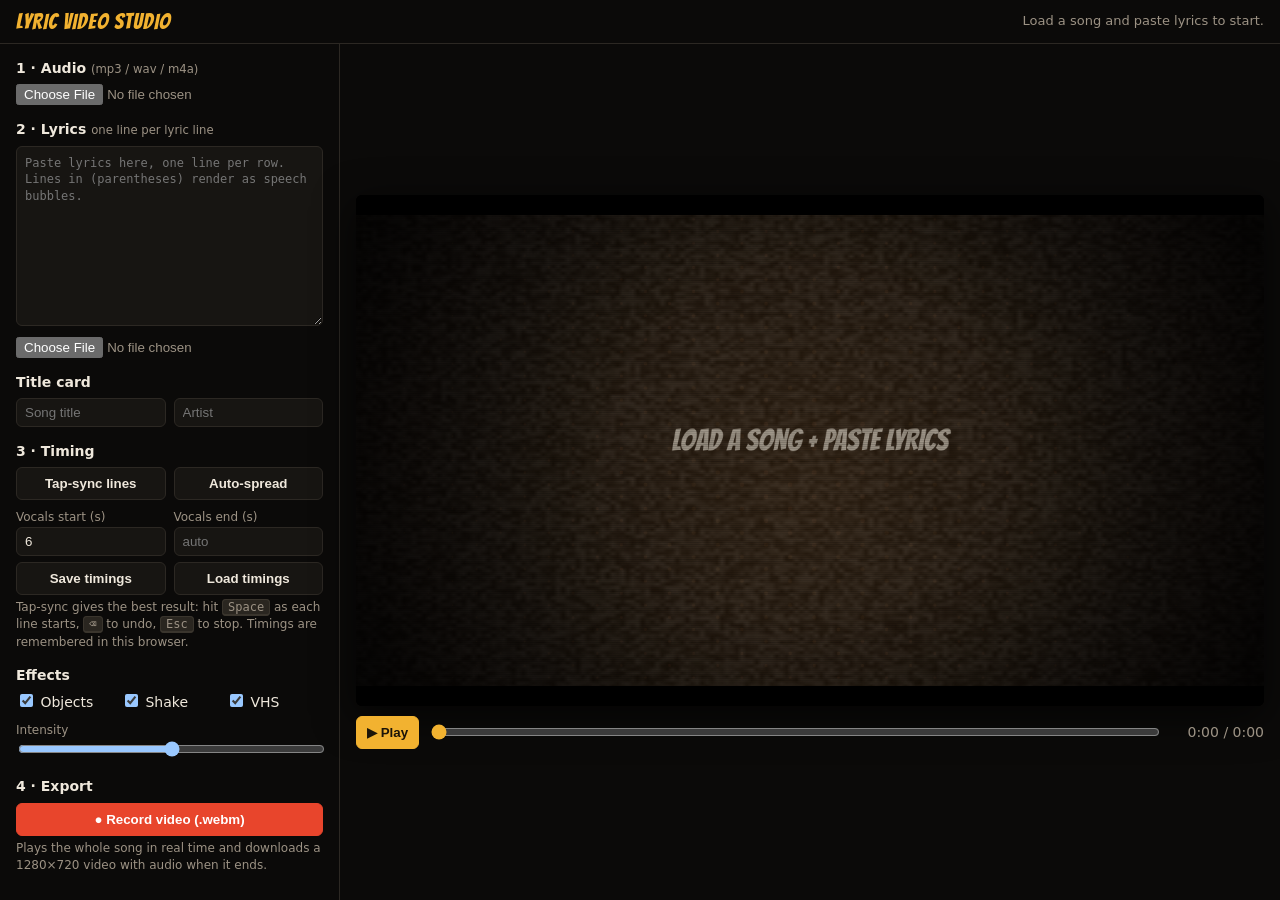
<file: lyric-video/index.html>
<!doctype html>
<html lang="en">
<head>
<meta charset="utf-8">
<meta name="viewport" content="width=device-width, initial-scale=1">
<title>Lyric Video Studio</title>
<link rel="preconnect" href="https://fonts.googleapis.com">
<link href="https://fonts.googleapis.com/css2?family=Bangers&family=Anton&family=Special+Elite&display=swap" rel="stylesheet">
<style>
  :root {
    color-scheme: dark;
    --bg: #0b0a09;
    --panel: #171512;
    --line: #2c2823;
    --text: #efe8dc;
    --muted: #9c9284;
    --accent: #f2b230;
    --accent-2: #e8452c;
  }
  * { box-sizing: border-box; }
  html, body { margin: 0; height: 100%; background: var(--bg); color: var(--text);
    font: 14px/1.45 system-ui, -apple-system, "Segoe UI", sans-serif; }
  body { display: flex; flex-direction: column; }
  header { display: flex; align-items: center; gap: 12px; padding: 10px 16px; border-bottom: 1px solid var(--line); }
  header h1 { margin: 0; font: 22px "Bangers", Impact, sans-serif; letter-spacing: 1px; color: var(--accent); }
  header .status { color: var(--muted); font-size: 13px; margin-left: auto; text-align: right; }
  main { flex: 1; display: grid; grid-template-columns: 340px 1fr; min-height: 0; }
  aside { border-right: 1px solid var(--line); padding: 14px 16px; overflow: auto; display: flex; flex-direction: column; gap: 14px; }
  .stage { display: flex; flex-direction: column; align-items: center; justify-content: center; padding: 16px; min-width: 0; gap: 10px; }
  canvas { width: 100%; max-width: 1280px; aspect-ratio: 16 / 9; background: #000; border-radius: 6px; box-shadow: 0 10px 40px #000a; }
  label.step { font-weight: 600; display: block; margin-bottom: 6px; }
  label.step small { font-weight: 400; color: var(--muted); }
  textarea { width: 100%; min-height: 180px; resize: vertical; background: var(--panel); color: var(--text);
    border: 1px solid var(--line); border-radius: 6px; padding: 8px; font: 12px/1.4 ui-monospace, monospace; }
  input[type=text], input[type=number] { width: 100%; background: var(--panel); color: var(--text); border: 1px solid var(--line); border-radius: 6px; padding: 6px 8px; }
  input[type=file] { color: var(--muted); max-width: 100%; }
  .row { display: flex; gap: 8px; flex-wrap: wrap; }
  .row > * { flex: 1; }
  button { background: var(--panel); color: var(--text); border: 1px solid var(--line); border-radius: 6px; padding: 8px 10px; cursor: pointer; font-weight: 600; }
  button:hover { border-color: var(--accent); }
  button.primary { background: var(--accent); color: #1b1408; border-color: var(--accent); }
  button.rec { background: var(--accent-2); border-color: var(--accent-2); color: #fff; }
  button:disabled { opacity: .45; cursor: not-allowed; }
  .hint { color: var(--muted); font-size: 12px; margin: 4px 0 0; }
  .transport { width: 100%; max-width: 1280px; display: flex; align-items: center; gap: 10px; }
  .transport input[type=range] { flex: 1; accent-color: var(--accent); }
  .time { font-variant-numeric: tabular-nums; color: var(--muted); min-width: 92px; text-align: right; }
  .synccard { width: 100%; max-width: 1280px; background: var(--panel); border: 1px solid var(--line); border-radius: 6px; padding: 8px 12px; display: none; }
  .synccard.on { display: block; }
  .synccard b { color: var(--accent); }
  kbd { background: #2a2620; border: 1px solid #3a352d; border-bottom-width: 2px; border-radius: 4px; padding: 0 5px; font-size: 12px; }
  @media (max-width: 860px) {
    main { grid-template-columns: 1fr; }
    aside { border-right: 0; border-bottom: 1px solid var(--line); }
  }
</style>
</head>
<body>
<header>
  <h1>LYRIC VIDEO STUDIO</h1>
  <div class="status" id="status">Load a song and paste lyrics to start.</div>
</header>
<main>
  <aside>
    <div>
      <label class="step">1 · Audio <small>(mp3 / wav / m4a)</small></label>
      <input type="file" id="audioFile" accept="audio/*">
    </div>
    <div>
      <label class="step">2 · Lyrics <small>one line per lyric line</small></label>
      <textarea id="lyrics" placeholder="Paste lyrics here, one line per row.&#10;Lines in (parentheses) render as speech bubbles."></textarea>
      <div class="row" style="margin-top:6px">
        <input type="file" id="lyricsFile" accept=".txt,text/plain">
      </div>
    </div>
    <div>
      <label class="step">Title card</label>
      <div class="row">
        <input type="text" id="title" placeholder="Song title">
        <input type="text" id="artist" placeholder="Artist">
      </div>
    </div>
    <div>
      <label class="step">3 · Timing</label>
      <div class="row">
        <button id="syncBtn" title="Play from the start and tap Space at the start of every line">Tap-sync lines</button>
        <button id="autoBtn" title="Spread lines across the vocal section by length">Auto-spread</button>
      </div>
      <div class="row" style="margin-top:6px">
        <div><small class="hint">Vocals start (s)</small><input type="number" id="vStart" value="6" step="0.5" min="0"></div>
        <div><small class="hint">Vocals end (s)</small><input type="number" id="vEnd" value="" step="0.5" min="0" placeholder="auto"></div>
      </div>
      <div class="row" style="margin-top:6px">
        <button id="exportBtn">Save timings</button>
        <button id="importBtn">Load timings</button>
        <input type="file" id="timingsFile" accept=".json,application/json" hidden>
      </div>
      <p class="hint">Tap-sync gives the best result: hit <kbd>Space</kbd> as each line starts, <kbd>⌫</kbd> to undo, <kbd>Esc</kbd> to stop. Timings are remembered in this browser.</p>
    </div>
    <div>
      <label class="step">Effects</label>
      <div class="row">
        <label><input type="checkbox" id="fxProps" checked> Objects</label>
        <label><input type="checkbox" id="fxShake" checked> Shake</label>
        <label><input type="checkbox" id="fxVhs" checked> VHS</label>
      </div>
      <div style="margin-top:6px"><small class="hint">Intensity</small><input type="range" id="fxAmt" min="0" max="2" step="0.1" value="1" style="width:100%"></div>
    </div>
    <div>
      <label class="step">4 · Export</label>
      <button class="rec" id="recBtn" style="width:100%">● Record video (.webm)</button>
      <p class="hint">Plays the whole song in real time and downloads a 1280×720 video with audio when it ends.</p>
    </div>
  </aside>
  <section class="stage">
    <canvas id="cv" width="1280" height="720"></canvas>
    <div class="transport">
      <button class="primary" id="playBtn">▶ Play</button>
      <input type="range" id="seek" min="0" max="1000" value="0">
      <span class="time" id="time">0:00 / 0:00</span>
    </div>
    <div class="synccard" id="syncCard">SYNC · next line <b id="syncIdx"></b>: <span id="syncText"></span></div>
  </section>
</main>

<script>
(() => {
'use strict';

// ---------------------------------------------------------------- setup
const W = 1280, H = 720;
const cv = document.getElementById('cv');
const ctx = cv.getContext('2d');
const $ = id => document.getElementById(id);
const audio = new Audio();
audio.preload = 'auto';

let actx = null, analyser = null, recDest = null, freq = null, wave = null;
let lines = [];          // [{text, words:[{t, key}], bubble, style, phrases:[]}]
let times = [];          // start time per line (seconds)
let mode = 'idle';       // idle | play | sync | record
let syncIdx = 0;
let recorder = null, recChunks = [];
let audioName = 'lyric-video';

const store = {
  get(k) { try { return localStorage.getItem(k); } catch (e) { return null; } },
  set(k, v) { try { localStorage.setItem(k, v); } catch (e) {} },
};

function setStatus(s) { $('status').textContent = s; }
// Inside a claude.ai artifact, files go through the downloads capability; opened locally, a plain link works.
async function saveFile(filename, blob) {
  let dl = null;
  try { dl = window.claude && window.claude.use ? await window.claude.use('downloads') : null; } catch (e) {}
  if (dl) {
    try { await dl.save({ filename, data: blob }); return true; }
    catch (err) { setStatus(err && err.code === 'declined' ? 'Save cancelled.' : 'Could not save the file (' + ((err && err.code) || 'error') + ').'); return false; }
  }
  const a = document.createElement('a'); a.href = URL.createObjectURL(blob); a.download = filename; a.click();
  return true;
}
function fmt(t) { t = Math.max(0, t || 0); return Math.floor(t / 60) + ':' + String(Math.floor(t % 60)).padStart(2, '0'); }
function hash(s) { let h = 2166136261; for (let i = 0; i < s.length; i++) { h ^= s.charCodeAt(i); h = Math.imul(h, 16777619); } return (h >>> 0).toString(36); }
function rng(seed) { let s = seed >>> 0 || 1; return () => (s = Math.imul(s ^ (s >>> 15), 2246822507) + 0x9e3779b9 >>> 0, (s >>> 8) / 16777216); }
const clamp = (v, a, b) => Math.max(a, Math.min(b, v));
const ease = {
  out: t => 1 - Math.pow(1 - clamp(t, 0, 1), 3),
  back: t => { t = clamp(t, 0, 1); const c = 1.9; return 1 + (c + 1) * Math.pow(t - 1, 3) + c * Math.pow(t - 1, 2); },
  elastic: t => { t = clamp(t, 0, 1); return t === 0 || t === 1 ? t : Math.pow(2, -10 * t) * Math.sin((t * 10 - .75) * (2 * Math.PI / 3)) + 1; },
};

function ensureAudioGraph() {
  if (actx) return;
  actx = new (window.AudioContext || window.webkitAudioContext)();
  const src = actx.createMediaElementSource(audio);
  analyser = actx.createAnalyser();
  analyser.fftSize = 2048;
  analyser.smoothingTimeConstant = 0.72;
  recDest = actx.createMediaStreamDestination();
  src.connect(analyser);
  analyser.connect(actx.destination);
  src.connect(recDest);
  freq = new Uint8Array(analyser.frequencyBinCount);
  wave = new Uint8Array(analyser.fftSize);
}

// ---------------------------------------------------------------- keyword → effect map
// Each trigger: regex tested against a cleaned single word (or whole line for phrases),
// prop = object drawn on screen, fx = extra screen effect, color = highlight color.
const TRIGGERS = [
  { re: /^beers?$|^drink|^bar$|^tab$|^pack$/, prop: 'beer', fx: 'bubbles', color: '#f2b230' },
  { re: /^six$/, prop: 'sixpack', color: '#f2b230' },
  { re: /^mics?$|^rapp|^mcs?$|^emcees?$|^flow$|^rhymes?$/, prop: 'mic', color: '#ff5d8f' },
  { re: /^mask$|^villain$|^doom$|^helmet$/, prop: 'mask', fx: 'metal', color: '#c9d1d9' },
  { re: /^money$|^cash$|^sell$|^score$/, prop: 'cash', fx: 'cashrain', color: '#5fd068' },
  { re: /^heat$|^war$|^shotty$|^hurt$/, prop: 'fire', fx: 'flash', color: '#ff6a2b' },
  { re: /^watermelon$|^seeds?$/, prop: 'melon', fx: 'seeds', color: '#ff4d6d' },
  { re: /^pizza$|^eat$/, prop: 'pizza', color: '#ffb347' },
  { re: /^weed$|^choking$|^cough$|^smelly$/, prop: null, fx: 'smoke', color: '#9be564' },
  { re: /^world$|^earth$|^leaders$/, prop: 'globe', color: '#4fc3f7' },
  { re: /^master$|^control$/, prop: 'crown', color: '#ffd54a' },
  { re: /^snow$|^cold$/, prop: null, fx: 'snow', color: '#bfe9ff' },
  { re: /^chicken|^bird$|^toad$/, prop: 'chicken', fx: 'feathers', color: '#fff3c4' },
  { re: /^snappin|^eyes$|^staring$/, prop: 'camera', fx: 'flash', color: '#ffffff' },
  { re: /^deaf$|^ears$|^tweeters$|^loud/, prop: 'speaker', fx: 'thump', color: '#b388ff' },
  { re: /^autograph|^code$|^read$/, prop: 'pen', color: '#80deea' },
  { re: /^programmed$|^mind$|^minds$/, prop: null, fx: 'spiral', color: '#e040fb' },
  { re: /^steel$|^iron$/, prop: null, fx: 'metal', color: '#cfd8dc' },
  { re: /^adidas$|^foot$|^dancing$/, prop: 'sneaker', color: '#ffffff' },
  { re: /^cheerleaders$|^teletubbies$/, prop: null, fx: 'confetti', color: '#ff80ab' },
  { re: /^floor$|^move$|^door$/, prop: null, fx: 'drop', color: '#ff1744' },
  { re: /^time$|^hour$|^night$|^tomorrow$/, prop: 'clock', color: '#ffe082' },
  { re: /^plumbing$|^fixed$|^super$/, prop: 'wrench', color: '#90a4ae' },
  { re: /^one$|^two$|^three$|^four$|^five$/, prop: null, fx: 'count', color: '#f2b230' },
  { re: /^robberies$|^jobs$|^tour$|^corner$|^store$/, prop: 'bag', color: '#a5d6a7' },
  { re: /^nerd$|^geek$|^fart$|^weird$|^freaks$/, prop: null, fx: 'wobble', color: '#69f0ae' },
];
const PHRASES = [
  { re: /only one (beer )?left/i, prop: 'sixpack', color: '#f2b230' },
  { re: /master of the world/i, prop: 'crown', fx: 'spiral', color: '#ffd54a' },
  { re: /everybody on the floor/i, fx: 'drop', color: '#ff1744' },
  { re: /nobody move/i, fx: 'freeze', color: '#ff1744' },
];

const STYLES = ['slam', 'type', 'glitch', 'wave', 'stack', 'split'];

function parseLyrics(raw) {
  const out = [];
  raw.split(/\r?\n/).map(s => s.trim()).filter(Boolean).forEach((text, i) => {
    const bubble = /^\(.*\)$/.test(text);
    const clean = bubble ? text.slice(1, -1) : text;
    const words = clean.split(/\s+/).map(w => {
      const key = w.toLowerCase().replace(/[^a-z']/g, '').replace(/'s$/, '');
      const trig = TRIGGERS.find(t => t.re.test(key)) || null;
      return { t: w, key, trig };
    });
    const phrase = PHRASES.find(p => p.re.test(clean)) || null;
    const r = rng(parseInt(hash(clean + i), 36));
    out.push({ text: clean, words, bubble, phrase, style: STYLES[Math.floor(r() * STYLES.length)], seed: r() * 1e6 | 0 });
  });
  return out;
}

// ---------------------------------------------------------------- timings
function lyricsKey() { return 'lvs:' + hash(lines.map(l => l.text).join('\n')); }
function saveTimes() { if (lines.length) store.set(lyricsKey(), JSON.stringify(times)); }
function autoSpread() {
  if (!lines.length) return;
  const dur = audio.duration || 180;
  const a = parseFloat($('vStart').value) || 0;
  const b = parseFloat($('vEnd').value) || Math.max(a + 10, dur - 4);
  const weights = lines.map(l => 2 + l.text.replace(/[^a-z0-9]/gi, '').length);
  const total = weights.reduce((x, y) => x + y, 0);
  let acc = a;
  times = weights.map(w => { const t = acc; acc += (b - a) * w / total; return t; });
  saveTimes();
  setStatus('Auto-spread ' + lines.length + ' lines from ' + fmt(a) + ' to ' + fmt(b) + '. Tap-sync for tighter timing.');
}
function loadLyrics() {
  lines = parseLyrics($('lyrics').value);
  const saved = store.get(lyricsKey());
  let ok = false;
  if (saved) { try { const t = JSON.parse(saved); if (Array.isArray(t) && t.length === lines.length) { times = t; ok = true; } } catch (e) {} }
  if (!ok) autoSpread();
  else setStatus(lines.length + ' lines · using your saved timings.');
}
function currentLine(t) {
  let idx = -1;
  for (let i = 0; i < times.length; i++) { if (times[i] <= t) idx = i; else break; }
  return idx;
}
function lineEnd(i) { return i + 1 < times.length ? times[i + 1] : times[i] + 5; }

// ---------------------------------------------------------------- particles & props
const parts = [];
const props = [];      // {kind, born, side, seed}
const fxActive = {};   // fx -> start time
let shake = 0, flash = 0, lastFired = -1;

function spawn(kind, n, opt = {}) {
  for (let i = 0; i < n; i++) {
    const p = {
      kind, x: opt.x ?? Math.random() * W, y: opt.y ?? (kind === 'snow' || kind === 'cash' || kind === 'confetti' ? -20 - Math.random() * 200 : H + 20),
      vx: (Math.random() - .5) * (opt.spread ?? 2), vy: opt.vy ?? 0, life: 0, max: opt.max ?? (3 + Math.random() * 2),
      rot: Math.random() * 6.28, vr: (Math.random() - .5) * .2, s: opt.s ?? (0.6 + Math.random() * 0.8),
      hue: Math.random() * 360,
    };
    if (kind === 'bubble') { p.vy = -(1 + Math.random() * 2.5); p.x = opt.x ?? Math.random() * W; }
    if (kind === 'snow') p.vy = 0.8 + Math.random() * 1.6;
    if (kind === 'cash') { p.vy = 1.5 + Math.random() * 2; p.vx = (Math.random() - .5) * 1.5; }
    if (kind === 'confetti') { p.vy = 2 + Math.random() * 3; p.vx = (Math.random() - .5) * 4; }
    if (kind === 'seed') { p.vx = (opt.dir ?? 1) * (6 + Math.random() * 8); p.vy = -4 - Math.random() * 5; }
    if (kind === 'smoke') { p.vy = -(0.4 + Math.random() * 0.8); p.vx = (Math.random() - .5) * .8; p.s = 1 + Math.random() * 1.5; }
    if (kind === 'feather') { p.vy = 0.6 + Math.random(); p.y = -20; }
    if (kind === 'spark') { const a = Math.random() * 6.28, sp = 4 + Math.random() * 10; p.vx = Math.cos(a) * sp; p.vy = Math.sin(a) * sp; p.max = .6 + Math.random() * .5; }
    if (kind === 'count') { p.vy = -2; p.max = 1.2; }
    parts.push(p);
  }
  if (parts.length > 700) parts.splice(0, parts.length - 700);
}

function fire(trig, word, t, amt) {
  if (!trig) return;
  if (trig.prop && $('fxProps').checked) {
    const recent = props.find(p => p.kind === trig.prop && t - p.born < 1.5);
    if (!recent) {
      const side = props.length % 2 ? 1 : -1;
      props.push({ kind: trig.prop, born: t, side, seed: Math.random() * 1000, color: trig.color });
      if (props.length > 3) props.shift();
    }
  }
  const fx = trig.fx;
  if (!fx) return;
  fxActive[fx] = t;
  const k = Math.max(0.2, amt);
  if (fx === 'bubbles') spawn('bubble', 40 * k);
  if (fx === 'cashrain') spawn('cash', 30 * k);
  if (fx === 'snow') spawn('snow', 80 * k);
  if (fx === 'confetti') spawn('confetti', 120 * k);
  if (fx === 'smoke') spawn('smoke', 26 * k, { y: H + 40 });
  if (fx === 'feathers') spawn('feather', 30 * k);
  if (fx === 'seeds') spawn('seed', 30 * k, { x: W * .2, y: H * .6, dir: 1 });
  if (fx === 'flash') { flash = Math.max(flash, 0.85 * k); spawn('spark', 50 * k, { x: W / 2, y: H / 2 }); }
  if (fx === 'drop' || fx === 'thump') shake = Math.max(shake, 26 * k);
  if (fx === 'count') spawn('count', 1, { x: W / 2 + (Math.random() - .5) * 600, y: H * .3, s: 1, max: 1.2 }), parts[parts.length - 1].label = word.t.replace(/[^a-z]/gi, '').toUpperCase();
}

// ---------------------------------------------------------------- prop drawings (original vector art)
function rr(x, y, w, h, r) { ctx.beginPath(); ctx.roundRect ? ctx.roundRect(x, y, w, h, r) : ctx.rect(x, y, w, h); }
const PROP = {
  beer(t) {
    const g = ctx.createLinearGradient(-40, 0, 40, 0);
    g.addColorStop(0, '#3b1d07'); g.addColorStop(.45, '#a65a14'); g.addColorStop(1, '#2a1404');
    ctx.fillStyle = g;
    ctx.beginPath(); ctx.moveTo(-14, -150); ctx.lineTo(14, -150); ctx.lineTo(14, -90);
    ctx.quadraticCurveTo(44, -70, 44, -30); ctx.lineTo(44, 120); ctx.quadraticCurveTo(44, 140, 24, 140);
    ctx.lineTo(-24, 140); ctx.quadraticCurveTo(-44, 140, -44, 120); ctx.lineTo(-44, -30);
    ctx.quadraticCurveTo(-44, -70, -14, -90); ctx.closePath(); ctx.fill();
    ctx.fillStyle = '#d9c38a'; rr(-15, -164, 30, 16, 4); ctx.fill();
    ctx.fillStyle = '#f2e6c4'; rr(-40, -10, 80, 80, 6); ctx.fill();
    ctx.fillStyle = '#b3261e'; ctx.font = '28px Bangers, Impact'; ctx.textAlign = 'center'; ctx.fillText('ONE', 0, 25);
    ctx.fillStyle = '#1b1408'; ctx.font = '14px Anton, Impact'; ctx.fillText('LAST CALL', 0, 52);
    ctx.fillStyle = 'rgba(255,255,255,.25)'; rr(-34, -40, 8, 150, 4); ctx.fill();
    for (let i = 0; i < 6; i++) { const y = 120 - ((t * 90 + i * 40) % 220); ctx.beginPath(); ctx.arc(-20 + (i * 13) % 40, y, 3, 0, 7); ctx.fillStyle = 'rgba(255,230,160,.6)'; ctx.fill(); }
  },
  sixpack(t) {
    for (let i = 0; i < 6; i++) {
      const gone = i < 5 && t > 0.3 + i * 0.12;
      ctx.save(); ctx.translate((i % 3 - 1) * 62, (Math.floor(i / 3) - .5) * 120);
      ctx.globalAlpha *= gone ? Math.max(0.12, 1 - (t - 0.3 - i * 0.12) * 3) : 1;
      ctx.scale(.42, .42); if (gone) ctx.setLineDash([10, 10]);
      PROP.beer(t); ctx.restore();
    }
    ctx.fillStyle = '#f2b230'; ctx.font = '40px Bangers, Impact'; ctx.textAlign = 'center';
    if (t > 1) ctx.fillText(t > 1.2 ? '1 / 6' : '', 0, 170);
  },
  mic(t) {
    ctx.rotate(-0.35 + Math.sin(t * 3) * .08);
    const g = ctx.createLinearGradient(-20, 0, 20, 0); g.addColorStop(0, '#222'); g.addColorStop(.5, '#666'); g.addColorStop(1, '#111');
    ctx.fillStyle = g; rr(-18, -20, 36, 170, 10); ctx.fill();
    ctx.fillStyle = '#ff5d8f'; rr(-20, 30, 40, 10, 3); ctx.fill();
    const m = ctx.createRadialGradient(-15, -90, 5, 0, -70, 60); m.addColorStop(0, '#fafafa'); m.addColorStop(1, '#5a5a5a');
    ctx.fillStyle = m; ctx.beginPath(); ctx.arc(0, -70, 52, 0, 7); ctx.fill();
    ctx.strokeStyle = 'rgba(0,0,0,.35)'; ctx.lineWidth = 2;
    for (let i = -48; i <= 48; i += 10) { ctx.beginPath(); ctx.moveTo(i, -70 - Math.sqrt(2500 - i * i)); ctx.lineTo(i, -70 + Math.sqrt(2500 - i * i)); ctx.stroke(); }
    for (let r = 0; r < 3; r++) { ctx.strokeStyle = `rgba(255,93,143,${.6 - r * .2})`; ctx.lineWidth = 4; ctx.beginPath(); ctx.arc(0, -70, 70 + ((t * 120 + r * 30) % 90), -1.2, 1.2 - Math.PI); ctx.stroke(); }
  },
  mask(t) {
    // An original riveted iron face plate.
    const g = ctx.createLinearGradient(-110, -120, 110, 140);
    g.addColorStop(0, '#eceff1'); g.addColorStop(.35, '#78858c'); g.addColorStop(.6, '#cfd8dc'); g.addColorStop(1, '#37474f');
    ctx.fillStyle = g; ctx.strokeStyle = '#1c2327'; ctx.lineWidth = 6;
    ctx.beginPath(); ctx.moveTo(0, -150); ctx.bezierCurveTo(110, -150, 120, -40, 105, 40);
    ctx.bezierCurveTo(90, 120, 40, 160, 0, 160); ctx.bezierCurveTo(-40, 160, -90, 120, -105, 40);
    ctx.bezierCurveTo(-120, -40, -110, -150, 0, -150); ctx.closePath(); ctx.fill(); ctx.stroke();
    ctx.fillStyle = '#0b0d0e';
    ctx.beginPath(); ctx.moveTo(-80, -30); ctx.lineTo(-18, -18); ctx.lineTo(-22, -2); ctx.lineTo(-76, -10); ctx.closePath(); ctx.fill();
    ctx.beginPath(); ctx.moveTo(80, -30); ctx.lineTo(18, -18); ctx.lineTo(22, -2); ctx.lineTo(76, -10); ctx.closePath(); ctx.fill();
    const glow = 0.5 + 0.5 * Math.sin(t * 6);
    ctx.fillStyle = `rgba(242,178,48,${glow})`; ctx.beginPath(); ctx.arc(-48, -14, 5, 0, 7); ctx.arc(48, -14, 5, 0, 7); ctx.fill();
    ctx.strokeStyle = '#1c2327'; ctx.lineWidth = 5; ctx.beginPath(); ctx.moveTo(0, -140); ctx.lineTo(0, 20); ctx.stroke();
    ctx.fillStyle = '#0b0d0e'; rr(-50, 60, 100, 50, 10); ctx.fill();
    ctx.strokeStyle = '#9aa7ad'; ctx.lineWidth = 4; for (let x = -38; x <= 38; x += 15) { ctx.beginPath(); ctx.moveTo(x, 62); ctx.lineTo(x, 108); ctx.stroke(); }
    ctx.fillStyle = '#263238'; [[-80, -80], [80, -80], [-92, 30], [92, 30], [-50, 135], [50, 135]].forEach(([x, y]) => { ctx.beginPath(); ctx.arc(x, y, 7, 0, 7); ctx.fill(); });
    const sx = ((t * 250) % 400) - 200; const sh = ctx.createLinearGradient(sx - 30, 0, sx + 30, 0);
    sh.addColorStop(0, 'rgba(255,255,255,0)'); sh.addColorStop(.5, 'rgba(255,255,255,.45)'); sh.addColorStop(1, 'rgba(255,255,255,0)');
    ctx.globalCompositeOperation = 'source-atop'; ctx.fillStyle = sh; ctx.fillRect(-120, -160, 240, 330); ctx.globalCompositeOperation = 'source-over';
  },
  cash(t) {
    for (let i = 0; i < 4; i++) {
      ctx.save(); ctx.rotate((i - 1.5) * 0.18 + Math.sin(t * 2 + i) * .05); ctx.translate(0, -i * 6);
      ctx.fillStyle = '#2e7d32'; rr(-110, -50, 220, 100, 6); ctx.fill();
      ctx.strokeStyle = '#a5d6a7'; ctx.lineWidth = 3; rr(-100, -40, 200, 80, 4); ctx.stroke();
      ctx.fillStyle = '#c8e6c9'; ctx.beginPath(); ctx.arc(0, 0, 30, 0, 7); ctx.fill();
      ctx.fillStyle = '#1b5e20'; ctx.font = '44px Anton, Impact'; ctx.textAlign = 'center'; ctx.textBaseline = 'middle'; ctx.fillText('$', 0, 2);
      ctx.restore();
    }
  },
  fire(t) {
    for (let l = 0; l < 3; l++) {
      const s = 1 - l * .28; ctx.fillStyle = ['#ff3d00', '#ff9100', '#ffea00'][l];
      ctx.beginPath(); ctx.moveTo(-70 * s, 110);
      for (let i = 0; i <= 8; i++) { const a = i / 8; const x = -70 * s + a * 140 * s; const y = 110 - (Math.sin(a * Math.PI) * 220 * s) - Math.sin(t * 14 + i * 1.7 + l) * 18; ctx.lineTo(x, y); }
      ctx.lineTo(70 * s, 110); ctx.closePath(); ctx.fill();
    }
  },
  melon(t) {
    ctx.rotate(Math.sin(t * 2) * .1);
    ctx.fillStyle = '#2e7d32'; ctx.beginPath(); ctx.arc(0, -20, 140, 0, Math.PI); ctx.fill();
    ctx.fillStyle = '#c5e1a5'; ctx.beginPath(); ctx.arc(0, -20, 126, 0, Math.PI); ctx.fill();
    ctx.fillStyle = '#ff4d6d'; ctx.beginPath(); ctx.arc(0, -20, 116, 0, Math.PI); ctx.fill();
    ctx.fillStyle = '#1b0f0f';
    for (let i = 0; i < 11; i++) { const a = 0.25 + i * 0.25, r = 50 + (i % 3) * 20; ctx.beginPath(); ctx.ellipse(Math.cos(a) * r, -20 + Math.sin(a) * r, 5, 9, a, 0, 7); ctx.fill(); }
  },
  pizza(t) {
    ctx.rotate(Math.sin(t * 2) * .1 + .3);
    ctx.fillStyle = '#c8872f'; ctx.beginPath(); ctx.moveTo(0, 140); ctx.lineTo(-110, -110); ctx.quadraticCurveTo(0, -150, 110, -110); ctx.closePath(); ctx.fill();
    ctx.fillStyle = '#ffcc4d'; ctx.beginPath(); ctx.moveTo(0, 120); ctx.lineTo(-92, -92); ctx.quadraticCurveTo(0, -126, 92, -92); ctx.closePath(); ctx.fill();
    ctx.fillStyle = '#c62828'; [[-30, -60], [30, -50], [0, 0], [-15, 50], [40, -95], [-50, -95]].forEach(([x, y]) => { ctx.beginPath(); ctx.arc(x, y, 16, 0, 7); ctx.fill(); });
    ctx.fillStyle = '#ffcc4d'; const d = Math.max(0, Math.sin(t * 3)) * 40; rr(-6, 110, 12, 30 + d, 6); ctx.fill();
  },
  globe(t) {
    const g = ctx.createRadialGradient(-40, -40, 10, 0, 0, 140); g.addColorStop(0, '#4fc3f7'); g.addColorStop(1, '#0d47a1');
    ctx.fillStyle = g; ctx.beginPath(); ctx.arc(0, 0, 130, 0, 7); ctx.fill();
    ctx.save(); ctx.beginPath(); ctx.arc(0, 0, 130, 0, 7); ctx.clip();
    ctx.fillStyle = '#66bb6a';
    for (let i = 0; i < 5; i++) { const x = ((t * 60 + i * 110) % 520) - 260; ctx.beginPath(); ctx.ellipse(x, -60 + (i * 47) % 140, 40 + i * 6, 26 + (i % 2) * 14, i, 0, 7); ctx.fill(); }
    ctx.strokeStyle = 'rgba(255,255,255,.35)'; ctx.lineWidth = 2;
    for (let i = -2; i <= 2; i++) { ctx.beginPath(); ctx.ellipse(0, 0, Math.abs(Math.cos(t + i * .6)) * 130, 130, 0, 0, 7); ctx.stroke(); ctx.beginPath(); ctx.moveTo(-130, i * 45); ctx.lineTo(130, i * 45); ctx.stroke(); }
    ctx.restore();
  },
  crown(t) {
    const g = ctx.createLinearGradient(0, -100, 0, 80); g.addColorStop(0, '#fff59d'); g.addColorStop(1, '#f9a825');
    ctx.fillStyle = g; ctx.strokeStyle = '#6d4c00'; ctx.lineWidth = 5;
    ctx.beginPath(); ctx.moveTo(-130, 70); ctx.lineTo(-140, -70); ctx.lineTo(-70, -10); ctx.lineTo(0, -110); ctx.lineTo(70, -10); ctx.lineTo(140, -70); ctx.lineTo(130, 70); ctx.closePath(); ctx.fill(); ctx.stroke();
    ['#e53935', '#1e88e5', '#43a047'].forEach((c, i) => { ctx.fillStyle = c; ctx.beginPath(); ctx.arc(-70 + i * 70, 35, 14, 0, 7); ctx.fill(); });
    for (let i = 0; i < 5; i++) { const a = t * 2 + i * 1.26; ctx.fillStyle = '#fff'; ctx.globalAlpha = .5 + .5 * Math.sin(t * 8 + i); ctx.beginPath(); ctx.arc(Math.cos(a) * 170, Math.sin(a) * 60 - 30, 4, 0, 7); ctx.fill(); }
  },
  chicken(t) {
    const bob = Math.sin(t * 10) * 10; ctx.translate(0, bob);
    ctx.fillStyle = '#fafafa'; ctx.beginPath(); ctx.ellipse(0, 40, 100, 80, 0, 0, 7); ctx.fill();
    ctx.beginPath(); ctx.arc(60, -40, 50, 0, 7); ctx.fill();
    ctx.fillStyle = '#e53935'; ctx.beginPath(); ctx.arc(50, -95, 14, 0, 7); ctx.arc(68, -98, 14, 0, 7); ctx.arc(84, -90, 12, 0, 7); ctx.fill();
    ctx.beginPath(); ctx.ellipse(110, -10, 8, 16, 0, 0, 7); ctx.fill();
    ctx.fillStyle = '#ffb300'; ctx.beginPath(); ctx.moveTo(105, -45); ctx.lineTo(140, -35); ctx.lineTo(105, -25); ctx.fill();
    ctx.fillStyle = '#111'; ctx.beginPath(); ctx.arc(75, -50, 7, 0, 7); ctx.fill();
    ctx.fillStyle = '#e0e0e0'; ctx.beginPath(); ctx.ellipse(-20, 40, 50, 30, Math.sin(t * 12) * .4, 0, 7); ctx.fill();
    ctx.strokeStyle = '#ffb300'; ctx.lineWidth = 6; ctx.beginPath(); ctx.moveTo(-20, 115); ctx.lineTo(-25, 150); ctx.moveTo(20, 115); ctx.lineTo(25, 150); ctx.stroke();
  },
  camera(t) {
    ctx.fillStyle = '#263238'; rr(-120, -70, 240, 150, 16); ctx.fill(); rr(-40, -95, 80, 30, 8); ctx.fill();
    ctx.fillStyle = '#90a4ae'; ctx.beginPath(); ctx.arc(0, 5, 55, 0, 7); ctx.fill();
    ctx.fillStyle = '#0d1b2a'; ctx.beginPath(); ctx.arc(0, 5, 40, 0, 7); ctx.fill();
    ctx.fillStyle = 'rgba(255,255,255,.6)'; ctx.beginPath(); ctx.arc(-14, -8, 10, 0, 7); ctx.fill();
    const f = Math.max(0, Math.sin(t * 9)); ctx.fillStyle = `rgba(255,255,220,${.3 + f * .7})`; rr(70, -55, 34, 22, 4); ctx.fill();
  },
  speaker(t) {
    ctx.fillStyle = '#212121'; rr(-100, -150, 200, 300, 14); ctx.fill();
    const lv = level * 18;
    [[0, -70, 40], [0, 50, 75]].forEach(([x, y, r]) => {
      ctx.fillStyle = '#424242'; ctx.beginPath(); ctx.arc(x, y, r + 8, 0, 7); ctx.fill();
      ctx.fillStyle = '#111'; ctx.beginPath(); ctx.arc(x, y, r + lv * (r / 75), 0, 7); ctx.fill();
      ctx.fillStyle = '#b388ff'; ctx.beginPath(); ctx.arc(x, y, r * .25, 0, 7); ctx.fill();
    });
  },
  pen(t) {
    ctx.strokeStyle = '#80deea'; ctx.lineWidth = 6; ctx.lineCap = 'round';
    ctx.beginPath(); const n = Math.min(1, t / 1.2) * 60;
    for (let i = 0; i < n; i++) { const a = i / 60; const x = -140 + a * 280, y = Math.sin(a * 22) * 30 * Math.cos(a * 3) + Math.sin(a * 7) * 10; i ? ctx.lineTo(x, y) : ctx.moveTo(x, y); }
    ctx.stroke();
    const a = n / 60; const px = -140 + a * 280, py = Math.sin(a * 22) * 30 * Math.cos(a * 3) + Math.sin(a * 7) * 10;
    ctx.save(); ctx.translate(px, py); ctx.rotate(-0.7);
    ctx.fillStyle = '#eceff1'; rr(-8, -120, 16, 110, 4); ctx.fill(); ctx.fillStyle = '#37474f'; ctx.beginPath(); ctx.moveTo(-8, -10); ctx.lineTo(8, -10); ctx.lineTo(0, 6); ctx.fill(); ctx.restore();
  },
  sneaker(t) {
    ctx.rotate(Math.sin(t * 6) * .12);
    ctx.fillStyle = '#fafafa'; ctx.beginPath(); ctx.moveTo(-150, 40); ctx.lineTo(-140, -50); ctx.quadraticCurveTo(-90, -70, -60, -30); ctx.lineTo(60, 0); ctx.quadraticCurveTo(150, 10, 150, 40); ctx.closePath(); ctx.fill();
    ctx.fillStyle = '#212121'; rr(-155, 40, 310, 24, 10); ctx.fill();
    ctx.strokeStyle = '#212121'; ctx.lineWidth = 8; for (let i = 0; i < 3; i++) { ctx.beginPath(); ctx.moveTo(-70 + i * 30, -20 + i * 6); ctx.lineTo(-30 + i * 30, 30); ctx.stroke(); }
  },
  clock(t) {
    ctx.fillStyle = '#ffe082'; ctx.beginPath(); ctx.arc(0, 0, 120, 0, 7); ctx.fill();
    ctx.fillStyle = '#fffde7'; ctx.beginPath(); ctx.arc(0, 0, 104, 0, 7); ctx.fill();
    ctx.fillStyle = '#5d4037'; for (let i = 0; i < 12; i++) { const a = i / 12 * 6.283; ctx.beginPath(); ctx.arc(Math.cos(a) * 88, Math.sin(a) * 88, 5, 0, 7); ctx.fill(); }
    ctx.strokeStyle = '#3e2723'; ctx.lineCap = 'round';
    ctx.lineWidth = 9; ctx.beginPath(); ctx.moveTo(0, 0); ctx.lineTo(Math.cos(t * .8 - 1.57) * 55, Math.sin(t * .8 - 1.57) * 55); ctx.stroke();
    ctx.lineWidth = 5; ctx.beginPath(); ctx.moveTo(0, 0); ctx.lineTo(Math.cos(t * 6 - 1.57) * 85, Math.sin(t * 6 - 1.57) * 85); ctx.stroke();
  },
  wrench(t) {
    ctx.rotate(Math.sin(t * 5) * .5);
    ctx.fillStyle = '#90a4ae'; rr(-16, -40, 32, 190, 10); ctx.fill();
    ctx.beginPath(); ctx.arc(0, -70, 55, 0, 7); ctx.fill();
    ctx.fillStyle = '#0b0a09'; rr(-20, -140, 40, 75, 4); ctx.fill();
  },
  bag(t) {
    ctx.fillStyle = '#6d4c41'; ctx.beginPath(); ctx.moveTo(-40, -100); ctx.lineTo(40, -100); ctx.lineTo(25, -70);
    ctx.quadraticCurveTo(130, -20, 110, 90); ctx.quadraticCurveTo(100, 140, 0, 140); ctx.quadraticCurveTo(-100, 140, -110, 90); ctx.quadraticCurveTo(-130, -20, -25, -70); ctx.closePath(); ctx.fill();
    ctx.strokeStyle = '#3e2723'; ctx.lineWidth = 10; ctx.beginPath(); ctx.moveTo(-30, -72); ctx.lineTo(30, -72); ctx.stroke();
    ctx.fillStyle = '#a5d6a7'; ctx.font = '96px Anton, Impact'; ctx.textAlign = 'center'; ctx.textBaseline = 'middle'; ctx.fillText('$', 0, 45 + Math.sin(t * 6) * 5);
  },
};

function drawProps(t, amt) {
  for (let i = props.length - 1; i >= 0; i--) {
    const p = props[i], age = t - p.born, life = 3.2;
    if (age > life || age < -0.1) { props.splice(i, 1); continue; }
    const inK = ease.elastic(age / 0.7), outK = 1 - ease.out((age - life + 0.5) / 0.5);
    const k = Math.min(inK, age > life - 0.5 ? outK : 1);
    const x = W / 2 + p.side * (W * 0.34) + Math.sin(age * 1.3 + p.seed) * 14;
    const y = H * 0.5 + Math.cos(age * 1.7 + p.seed) * 16 - 20;
    ctx.save();
    ctx.translate(x, y); ctx.scale(k * 0.9, k * 0.9); ctx.rotate(Math.sin(age * 2 + p.seed) * 0.06 * amt);
    ctx.globalAlpha = clamp(k, 0, 1);
    ctx.shadowColor = p.color; ctx.shadowBlur = 40;
    ctx.beginPath(); ctx.arc(0, 0, 175, 0, 7); ctx.fillStyle = 'rgba(0,0,0,.35)'; ctx.fill();
    ctx.shadowBlur = 0;
    try { PROP[p.kind](age); } catch (e) {}
    ctx.restore();
  }
}

function drawParticles(dt) {
  for (let i = parts.length - 1; i >= 0; i--) {
    const p = parts[i];
    p.life += dt; if (p.life > p.max || p.y > H + 200 || p.y < -400) { parts.splice(i, 1); continue; }
    const f = dt * 60;
    p.x += p.vx * f; p.y += p.vy * f; p.rot += p.vr * f;
    if (p.kind === 'seed' || p.kind === 'spark') p.vy += 0.35 * f;
    if (p.kind === 'feather' || p.kind === 'snow') p.x += Math.sin(p.life * 2 + p.hue) * 1.2 * f;
    const a = clamp(1 - p.life / p.max, 0, 1);
    ctx.save(); ctx.translate(p.x, p.y); ctx.rotate(p.rot); ctx.globalAlpha = a;
    switch (p.kind) {
      case 'bubble': ctx.strokeStyle = 'rgba(255,224,150,.8)'; ctx.lineWidth = 2; ctx.beginPath(); ctx.arc(0, 0, 6 * p.s, 0, 7); ctx.stroke(); break;
      case 'snow': ctx.fillStyle = '#fff'; ctx.beginPath(); ctx.arc(0, 0, 3 * p.s, 0, 7); ctx.fill(); break;
      case 'cash': ctx.fillStyle = '#2e7d32'; ctx.fillRect(-22, -10, 44, 20); ctx.fillStyle = '#a5d6a7'; ctx.font = '16px Anton, Impact'; ctx.textAlign = 'center'; ctx.textBaseline = 'middle'; ctx.fillText('$', 0, 1); break;
      case 'confetti': ctx.fillStyle = `hsl(${p.hue},90%,60%)`; ctx.fillRect(-6, -3, 12, 6); break;
      case 'seed': ctx.fillStyle = '#1b0f0f'; ctx.beginPath(); ctx.ellipse(0, 0, 5, 9, 0, 0, 7); ctx.fill(); break;
      case 'smoke': ctx.fillStyle = `rgba(190,210,180,${.18 * a})`; ctx.beginPath(); ctx.arc(0, 0, 60 * p.s * (1 + p.life * .5), 0, 7); ctx.fill(); break;
      case 'feather': ctx.fillStyle = '#fff8e1'; ctx.beginPath(); ctx.ellipse(0, 0, 6, 18, 0, 0, 7); ctx.fill(); ctx.strokeStyle = '#d7ccc8'; ctx.beginPath(); ctx.moveTo(0, -18); ctx.lineTo(0, 22); ctx.stroke(); break;
      case 'spark': ctx.fillStyle = '#fff3c4'; ctx.fillRect(-2, -8, 4, 16); break;
      case 'count': ctx.rotate(-p.rot); ctx.fillStyle = '#f2b230'; ctx.font = `${120 + p.life * 80}px Bangers, Impact`; ctx.textAlign = 'center'; ctx.globalAlpha = a * .8; ctx.fillText(p.label || '', 0, 0); break;
    }
    ctx.restore();
  }
}

// ---------------------------------------------------------------- background
const noise = document.createElement('canvas'); noise.width = 256; noise.height = 256;
(() => { const n = noise.getContext('2d'), d = n.createImageData(256, 256); for (let i = 0; i < d.data.length; i += 4) { const v = Math.random() * 255; d.data[i] = d.data[i + 1] = d.data[i + 2] = v; d.data[i + 3] = 22; } n.putImageData(d, 0, 0); })();

let level = 0, bass = 0, bassAvg = 0, beat = 0, lastBeat = 0, hueBase = 30;

function analyse(t) {
  if (!analyser) { level = bass = 0; return; }
  analyser.getByteFrequencyData(freq);
  analyser.getByteTimeDomainData(wave);
  let b = 0; for (let i = 1; i < 10; i++) b += freq[i]; b /= 9 * 255;
  let l = 0; for (let i = 0; i < 200; i++) l += freq[i]; l /= 200 * 255;
  level = l; bass = b;
  bassAvg = bassAvg * 0.94 + b * 0.06;
  if (b > bassAvg * 1.12 && b > 0.45 && t - lastBeat > 0.28) { beat = 1; lastBeat = t; }
}

function drawBackground(t, amt, li) {
  const hue = (hueBase + li * 23) % 360;
  const g = ctx.createRadialGradient(W / 2, H * .55, 50, W / 2, H / 2, W * .75);
  g.addColorStop(0, `hsl(${hue},45%,${12 + bass * 14 * amt}%)`);
  g.addColorStop(1, '#050404');
  ctx.fillStyle = g; ctx.fillRect(-60, -60, W + 120, H + 120);

  // halftone dots pulsing with the bass
  ctx.fillStyle = `hsla(${hue},70%,55%,${0.06 + bass * .12 * amt})`;
  const step = 34, off = (t * 12) % step;
  for (let y = -step; y < H + step; y += step) for (let x = -step; x < W + step; x += step) {
    const d = Math.hypot(x - W / 2, y - H / 2) / W;
    const r = Math.max(0, (1.2 - d * 1.8) * (3 + bass * 8 * amt));
    ctx.beginPath(); ctx.arc(x + off, y + (Math.floor(x / step) % 2 ? step / 2 : 0), r, 0, 7); ctx.fill();
  }

  // radial spectrum ring
  if (analyser) {
    ctx.save(); ctx.translate(W / 2, H / 2); ctx.rotate(t * 0.1);
    const n = 96, R = 250 + bass * 50 * amt;
    for (let i = 0; i < n; i++) {
      const v = freq[Math.floor(i * 3 + 2)] / 255;
      const a = i / n * Math.PI * 2;
      ctx.strokeStyle = `hsla(${(hue + i * 2) % 360},85%,60%,${0.12 + v * .35})`;
      ctx.lineWidth = 6;
      ctx.beginPath(); ctx.moveTo(Math.cos(a) * R, Math.sin(a) * R); ctx.lineTo(Math.cos(a) * (R + v * 120 * amt), Math.sin(a) * (R + v * 120 * amt)); ctx.stroke();
    }
    ctx.restore();
    // oscilloscope along the bottom
    ctx.strokeStyle = `hsla(${hue},90%,65%,.35)`; ctx.lineWidth = 2; ctx.beginPath();
    for (let i = 0; i < wave.length; i += 8) { const x = i / wave.length * W; const y = H - 60 + (wave[i] - 128) * .5 * amt; i ? ctx.lineTo(x, y) : ctx.moveTo(x, y); }
    ctx.stroke();
  }

  if (fxActive.spiral != null && t - fxActive.spiral < 3.5) {
    const k = 1 - (t - fxActive.spiral) / 3.5;
    ctx.save(); ctx.translate(W / 2, H / 2); ctx.rotate(t * 3);
    ctx.strokeStyle = `rgba(224,64,251,${.35 * k})`; ctx.lineWidth = 14;
    ctx.beginPath(); for (let a = 0; a < 40; a += .1) { const r = a * 14; ctx.lineTo(Math.cos(a) * r, Math.sin(a) * r); } ctx.stroke();
    ctx.restore();
  }
}

function drawOverlay(t, amt) {
  if ($('fxVhs').checked) {
    ctx.globalAlpha = 1; ctx.drawImage(noise, Math.random() * -256, Math.random() * -256, W + 512, H + 512);
    ctx.fillStyle = 'rgba(0,0,0,.16)'; for (let y = 0; y < H; y += 3) ctx.fillRect(0, y, W, 1);
    const ty = (t * 140) % (H + 200) - 100; ctx.fillStyle = 'rgba(255,255,255,.035)'; ctx.fillRect(0, ty, W, 40);
  }
  const v = ctx.createRadialGradient(W / 2, H / 2, H * .35, W / 2, H / 2, H * .95);
  v.addColorStop(0, 'rgba(0,0,0,0)'); v.addColorStop(1, 'rgba(0,0,0,.75)');
  ctx.fillStyle = v; ctx.fillRect(0, 0, W, H);
  if (flash > 0.01) { ctx.fillStyle = `rgba(255,250,230,${flash})`; ctx.fillRect(0, 0, W, H); }
  // letterbox bars
  ctx.fillStyle = '#000'; ctx.fillRect(0, 0, W, 28); ctx.fillRect(0, H - 28, W, 28);
}

// ---------------------------------------------------------------- lyric text
function layout(words, size, maxW, family = 'Anton, Impact, sans-serif', upper = true) {
  ctx.font = `${size}px ${family}`;
  const rows = [[]]; let x = 0;
  const space = size * 0.28;
  words.forEach((w, i) => {
    const ww = ctx.measureText(upper ? w.t.toUpperCase() : w.t).width * (w.trig ? 1.18 : 1);
    if (x + ww > maxW && rows[rows.length - 1].length) { rows.push([]); x = 0; }
    rows[rows.length - 1].push({ i, w: ww }); x += ww + space;
  });
  return rows.map(r => ({ items: r, width: r.reduce((s, it) => s + it.w, 0) + space * (r.length - 1) })).map(r => ({ ...r, space }));
}

function drawWord(w, x, y, size, k, style, t, amt, idx, seed) {
  const hl = !!w.trig;
  const txt = w.t.toUpperCase();
  const fs = size * (hl ? 1.18 : 1);
  let sx = 1, sy = 1, dy = 0, dx = 0, rot = 0, alpha = clamp(k * 1.5, 0, 1), chars = txt.length;
  if (style === 'slam') { const e = ease.back(k); sx = sy = 1 + (1 - e) * 1.6; alpha = clamp(k * 3, 0, 1); }
  else if (style === 'type') { chars = Math.ceil(clamp(k * 1.4, 0, 1) * txt.length); alpha = 1; }
  else if (style === 'glitch') { dx = k < 1 ? (Math.random() - .5) * 40 * (1 - k) : 0; alpha = k < .3 ? (Math.random() > .5 ? 1 : .2) : 1; }
  else if (style === 'wave') { dy = (1 - ease.out(k)) * 60 + Math.sin(t * 4 + idx * .7) * 6 * amt; }
  else if (style === 'stack') { dy = (1 - ease.out(k)) * -50; rot = (1 - ease.out(k)) * ((seed + idx) % 2 ? .2 : -.2); }
  else if (style === 'split') { dx = (1 - ease.out(k)) * (idx % 2 ? 300 : -300); }
  if (hl) { sx *= 1 + Math.sin(t * 8) * 0.03 * amt; sy = sx; rot += Math.sin(t * 3 + idx) * .04 * amt; }
  if (hl && w.trig.fx === 'wobble') rot += Math.sin(t * 14) * .1;
  if (alpha <= 0) return;
  ctx.save();
  ctx.translate(x + dx, y + dy); ctx.rotate(rot); ctx.scale(sx, sy);
  ctx.globalAlpha = alpha;
  ctx.font = `${fs}px Anton, Impact, sans-serif`;
  ctx.textBaseline = 'middle'; ctx.textAlign = 'left';
  const s = txt.slice(0, chars);
  const ww = ctx.measureText(txt).width;
  const ox = -ww / 2;
  // chromatic split on beats / glitch style
  const ca = (beat * 6 + (style === 'glitch' && k < 1 ? 6 : 0)) * amt;
  if (ca > .5) {
    ctx.globalCompositeOperation = 'lighter';
    ctx.fillStyle = 'rgba(255,0,60,.6)'; ctx.fillText(s, ox - ca, 0);
    ctx.fillStyle = 'rgba(0,220,255,.6)'; ctx.fillText(s, ox + ca, 0);
    ctx.globalCompositeOperation = 'source-over';
  }
  ctx.lineJoin = 'round'; ctx.lineWidth = fs * 0.12; ctx.strokeStyle = '#000'; ctx.strokeText(s, ox, 0);
  if (hl) {
    ctx.shadowColor = w.trig.color; ctx.shadowBlur = 30 + level * 40 * amt;
    if (w.trig.fx === 'metal' || w.trig.fx === 'freeze') {
      const g = ctx.createLinearGradient(ox, -fs / 2, ox + ww, fs / 2);
      const p = (t * .8) % 1; g.addColorStop(0, '#78909c'); g.addColorStop(clamp(p, .01, .99), '#ffffff'); g.addColorStop(1, '#455a64');
      ctx.fillStyle = g;
    } else ctx.fillStyle = w.trig.color;
    ctx.fillText(s, ox, 0);
    ctx.shadowBlur = 0;
    // underline swipe
    ctx.fillStyle = w.trig.color; ctx.globalAlpha = alpha * .9;
    ctx.fillRect(ox, fs * 0.52, ww * ease.out(k * 1.2), fs * 0.07);
  } else {
    ctx.fillStyle = '#f5efe3'; ctx.fillText(s, ox, 0);
  }
  if (style === 'type' && k < 1 && chars < txt.length) { ctx.fillStyle = '#f2b230'; ctx.fillRect(ox + ctx.measureText(s).width + 4, -fs * .4, fs * .08, fs * .8); }
  ctx.restore();
}

function drawLine(L, start, end, t, amt, isCurrent, li) {
  const dur = Math.max(0.6, end - start);
  const n = L.words.length;
  const reveal = Math.min(dur * 0.8, Math.max(0.6, n * 0.32));
  const size = L.bubble ? 44 : (n > 9 ? 56 : n > 6 ? 66 : 80);
  const maxW = L.bubble ? 820 : 1040;
  const rows = L.bubble ? layout(L.words, size, maxW, '"Special Elite", "Courier New", monospace', false) : layout(L.words, size, maxW);
  const lh = size * 1.18;
  const blockH = rows.length * lh;
  let cy = isCurrent ? H * 0.5 - blockH / 2 + lh / 2 : 0;
  const outK = isCurrent ? clamp((t - (end - 0.25)) / 0.25, 0, 1) : 1;

  if (L.bubble) {
    // comic speech bubble for spoken / skit lines
    const bw = Math.max(...rows.map(r => r.width)) + 80, bh = blockH + 60;
    const bx = W / 2 - bw / 2 + (L.seed % 2 ? 80 : -80), by = cy - lh / 2 - 30;
    const pk = ease.back((t - start) / 0.4);
    ctx.save(); ctx.translate(bx + bw / 2, by + bh / 2); ctx.scale(pk, pk); ctx.translate(-(bx + bw / 2), -(by + bh / 2));
    ctx.fillStyle = '#fffdf5'; ctx.strokeStyle = '#000'; ctx.lineWidth = 6;
    rr(bx, by, bw, bh, 30); ctx.fill(); ctx.stroke();
    ctx.beginPath(); const tx = bx + (L.seed % 2 ? bw * .2 : bw * .8); ctx.moveTo(tx - 20, by + bh - 3); ctx.lineTo(tx + (L.seed % 2 ? -50 : 50), by + bh + 60); ctx.lineTo(tx + 20, by + bh - 3); ctx.fillStyle = '#fffdf5'; ctx.fill(); ctx.stroke();
    ctx.fillRect(tx - 17, by + bh - 8, 34, 10);
    rows.forEach((r, ri) => {
      let x = W / 2 - r.width / 2 + (L.seed % 2 ? 80 : -80);
      r.items.forEach(it => {
        const w = L.words[it.i];
        const wk = (t - start - (it.i / n) * reveal) / 0.25;
        ctx.save(); ctx.globalAlpha = clamp(wk * 2, 0, 1);
        ctx.font = `${size * (w.trig ? 1.18 : 1)}px "Special Elite", "Courier New", monospace`; ctx.textBaseline = 'middle';
        ctx.fillStyle = w.trig ? '#b3261e' : '#1b1408'; ctx.fillText(w.t, x, cy + ri * lh);
        ctx.restore(); x += it.w + r.space;
      });
    });
    ctx.restore();
    return;
  }

  ctx.save();
  if (isCurrent && outK > 0) { ctx.globalAlpha = 1 - outK; ctx.translate(0, -outK * 40); }
  rows.forEach((r, ri) => {
    let x = W / 2 - r.width / 2;
    r.items.forEach(it => {
      const w = L.words[it.i];
      const wt = start + (it.i / n) * reveal;
      const k = isCurrent ? clamp((t - wt) / 0.32, 0, 1) : 1;
      if (isCurrent && t >= wt && li * 1000 + it.i > lastFired) { lastFired = li * 1000 + it.i; fire(w.trig, w, t, amt); }
      if (k > 0) drawWord(w, x + it.w / 2, cy + ri * lh, size, k, L.style, t, amt, it.i, L.seed);
      x += it.w + r.space;
    });
  });
  ctx.restore();
}

function drawGhostLine(L, y, alpha) {
  if (!L) return;
  ctx.save(); ctx.globalAlpha = alpha;
  ctx.font = '26px Anton, Impact, sans-serif'; ctx.textAlign = 'center'; ctx.textBaseline = 'middle';
  ctx.fillStyle = '#d8cfbf'; ctx.fillText((L.bubble ? '“' + L.text + '”' : L.text).toUpperCase(), W / 2, y);
  ctx.restore();
}

function drawTitle(t, amt) {
  const title = ($('title').value || audioName).toUpperCase();
  const artist = ($('artist').value || '').toUpperCase();
  const first = times.length ? times[0] : 6;
  const k = ease.back(t / 1.2), out = clamp((t - (first - 0.8)) / 0.8, 0, 1);
  ctx.save(); ctx.globalAlpha = 1 - out;
  ctx.translate(W / 2, H / 2 - 20); ctx.scale(k * (1 + beat * .03 * amt), k * (1 + beat * .03 * amt));
  ctx.textAlign = 'center'; ctx.textBaseline = 'middle';
  ctx.font = '130px Bangers, Impact, sans-serif';
  ctx.lineWidth = 14; ctx.lineJoin = 'round'; ctx.strokeStyle = '#000'; ctx.strokeText(title, 0, 0);
  ctx.shadowColor = '#f2b230'; ctx.shadowBlur = 40; ctx.fillStyle = '#f2b230'; ctx.fillText(title, 0, 0);
  ctx.shadowBlur = 0;
  if (artist) { ctx.font = '40px Anton, Impact'; ctx.fillStyle = '#f5efe3'; ctx.fillText(artist, 0, 100); }
  ctx.restore();
  if (t > 0.4 && t < first - 0.5 && !props.some(p => p.kind === 'beer') && $('fxProps').checked) {
    props.push({ kind: 'mask', born: t, side: -1, seed: 1, color: '#c9d1d9' });
    props.push({ kind: 'beer', born: t + 0.3, side: 1, seed: 2, color: '#f2b230' });
  }
}

// ---------------------------------------------------------------- main loop
let lastT = 0, lastFrame = performance.now();
function frame(now) {
  const dt = Math.min(0.05, (now - lastFrame) / 1000); lastFrame = now;
  const t = audio.currentTime || 0;
  if (t < lastT - 0.2) { lastFired = -1; props.length = 0; parts.length = 0; } // seek backwards
  lastT = t;
  const amt = parseFloat($('fxAmt').value);
  analyse(t);

  const li = mode === 'sync' ? syncIdx - 1 : currentLine(t);
  ctx.save();
  if ($('fxShake').checked && shake > 0.5) ctx.translate((Math.random() - .5) * shake, (Math.random() - .5) * shake);
  const zoom = 1 + beat * 0.025 * amt; ctx.translate(W / 2, H / 2); ctx.scale(zoom, zoom); ctx.translate(-W / 2, -H / 2);
  drawBackground(t, amt, Math.max(0, li));
  drawParticles(dt);
  drawProps(t, amt);

  if (lines.length) {
    if (li < 0) drawTitle(t, amt);
    else {
      const start = mode === 'sync' ? times[li] ?? t : times[li];
      const end = mode === 'sync' ? start + 30 : lineEnd(li);
      drawGhostLine(lines[li - 1], H * 0.16, 0.35);
      drawLine(lines[li], start, end, t, amt, true, li);
      if (lines[li + 1] && mode !== 'sync') drawGhostLine(lines[li + 1], H * 0.86, clamp((t - start) / (end - start), 0, 1) * 0.25);
    }
  } else {
    ctx.textAlign = 'center'; ctx.fillStyle = '#9c9284'; ctx.font = '42px Bangers, Impact'; ctx.fillText('LOAD A SONG + PASTE LYRICS', W / 2, H / 2);
  }
  ctx.restore();
  drawOverlay(t, amt);

  // progress bar
  if (audio.duration) { ctx.fillStyle = '#f2b230'; ctx.fillRect(0, H - 6, W * t / audio.duration, 6); }

  beat *= 0.86; shake *= 0.88; flash *= 0.86;
  if (fxActive.freeze != null && t - fxActive.freeze < 0.15) flash = Math.max(flash, .4);
  updateTransport();
  requestAnimationFrame(frame);
}

// ---------------------------------------------------------------- UI
function updateTransport() {
  const d = audio.duration || 0;
  if (!seeking) $('seek').value = d ? Math.round(audio.currentTime / d * 1000) : 0;
  $('time').textContent = fmt(audio.currentTime) + ' / ' + fmt(d);
  $('playBtn').textContent = audio.paused ? '▶ Play' : '❚❚ Pause';
}
let seeking = false;
$('seek').addEventListener('input', () => { seeking = true; if (audio.duration) audio.currentTime = $('seek').value / 1000 * audio.duration; });
$('seek').addEventListener('change', () => { seeking = false; });

$('audioFile').addEventListener('change', e => {
  const f = e.target.files[0]; if (!f) return;
  audio.src = URL.createObjectURL(f);
  audioName = f.name.replace(/\.[^.]+$/, '').replace(/^[0-9a-f]{8}-/i, '').replace(/[_]+/g, ' ');
  if (!$('title').value) {
    const m = audioName.split(/\s+-\s+/);
    if (m.length > 1) { $('artist').value = m[0].trim(); $('title').value = m[1].replace(/\(.*?\)|official.*$/i, '').trim(); }
    else $('title').value = audioName;
  }
  audio.addEventListener('loadedmetadata', () => { if (!$('vEnd').value) $('vEnd').placeholder = 'auto (' + Math.round(audio.duration - 4) + ')'; if (lines.length) loadLyrics(); }, { once: true });
  setStatus('Loaded ' + f.name);
});
$('lyricsFile').addEventListener('change', async e => { const f = e.target.files[0]; if (!f) return; $('lyrics').value = await f.text(); loadLyrics(); });
let lyrTimer; $('lyrics').addEventListener('input', () => { clearTimeout(lyrTimer); lyrTimer = setTimeout(loadLyrics, 400); });
$('autoBtn').addEventListener('click', autoSpread);

$('playBtn').addEventListener('click', async () => {
  if (!audio.src) return setStatus('Load an audio file first.');
  ensureAudioGraph(); await actx.resume();
  if (audio.paused) { if (mode === 'idle') mode = 'play'; audio.play(); } else audio.pause();
});

function startSync() {
  if (!audio.src || !lines.length) return setStatus('Load audio and lyrics first.');
  ensureAudioGraph(); actx.resume();
  mode = 'sync'; syncIdx = 0; times = new Array(lines.length).fill(Infinity);
  audio.currentTime = 0; audio.play();
  $('syncCard').classList.add('on'); showSync();
  setStatus('Sync: press Space as each line starts.');
}
function showSync() { $('syncIdx').textContent = (syncIdx + 1) + '/' + lines.length; $('syncText').textContent = lines[syncIdx] ? lines[syncIdx].text : '— done —'; }
function stopSync(done) {
  $('syncCard').classList.remove('on');
  // fill any untapped lines by spreading them after the last tap
  const last = syncIdx ? times[syncIdx - 1] : 0, rem = lines.length - syncIdx, end = (audio.duration || last + rem * 3) - 2;
  for (let i = syncIdx; i < lines.length; i++) times[i] = last + (i - syncIdx + 1) * Math.max(1.5, (end - last) / (rem + 1));
  saveTimes(); mode = 'play';
  setStatus(done ? 'Sync complete — timings saved. Hit Play to watch.' : 'Sync stopped at line ' + syncIdx + ' — rest auto-spread.');
}
$('syncBtn').addEventListener('click', startSync);
document.addEventListener('keydown', e => {
  if (mode !== 'sync') { if (e.code === 'Space' && e.target === document.body) { e.preventDefault(); $('playBtn').click(); } return; }
  if (e.code === 'Space') { e.preventDefault(); if (syncIdx < lines.length) { times[syncIdx++] = Math.max(0, audio.currentTime - 0.08); lastFired = -1; showSync(); if (syncIdx >= lines.length) stopSync(true); } }
  else if (e.code === 'Backspace') { e.preventDefault(); if (syncIdx > 0) { syncIdx--; times[syncIdx] = Infinity; audio.currentTime = Math.max(0, (times[syncIdx - 1] ?? 0)); lastFired = -1; showSync(); } }
  else if (e.code === 'Escape') stopSync(false);
});
audio.addEventListener('ended', () => { if (mode === 'sync') stopSync(syncIdx >= lines.length); });

$('exportBtn').addEventListener('click', () => {
  const blob = new Blob([JSON.stringify({ lines: lines.length, times: times.map(x => +x.toFixed(3)) }, null, 1)], { type: 'application/json' });
  saveFile('timings.json', blob);
});
$('importBtn').addEventListener('click', () => $('timingsFile').click());
$('timingsFile').addEventListener('change', async e => {
  const f = e.target.files[0]; if (!f) return;
  try {
    const j = JSON.parse(await f.text()); const t = Array.isArray(j) ? j : j.times;
    if (!Array.isArray(t) || t.length !== lines.length) throw new Error('timings have ' + (t && t.length) + ' entries, lyrics have ' + lines.length + ' lines');
    times = t.map(Number); saveTimes(); setStatus('Loaded timings for ' + t.length + ' lines.');
  } catch (err) { setStatus('Could not load timings: ' + err.message); }
});

$('recBtn').addEventListener('click', async () => {
  if (recorder && recorder.state === 'recording') { audio.pause(); recorder.stop(); return; }
  if (!audio.src || !lines.length) return setStatus('Load audio and lyrics first.');
  ensureAudioGraph(); await actx.resume();
  const stream = new MediaStream([...cv.captureStream(30).getVideoTracks(), ...recDest.stream.getAudioTracks()]);
  const mime = ['video/webm;codecs=vp9,opus', 'video/webm;codecs=vp8,opus', 'video/webm', 'video/mp4'].find(m => window.MediaRecorder && MediaRecorder.isTypeSupported(m));
  if (!mime) return setStatus('This browser cannot record canvas video. Try Chrome or Firefox.');
  recorder = new MediaRecorder(stream, { mimeType: mime, videoBitsPerSecond: 8e6 });
  recChunks = [];
  recorder.ondataavailable = e => e.data.size && recChunks.push(e.data);
  recorder.onstop = async () => {
    const blob = new Blob(recChunks, { type: mime.split(';')[0] });
    const name = (($('title').value || audioName).replace(/[^\w-]+/g, '_') || 'lyric-video') + '.' + (mime.includes('mp4') ? 'mp4' : 'webm');
    $('recBtn').textContent = '● Record video (.webm)'; mode = 'play';
    setStatus('Video ready (' + (blob.size / 1e6).toFixed(1) + ' MB). Saving…');
    if (await saveFile(name, blob)) setStatus('Video saved: ' + name + ' (' + (blob.size / 1e6).toFixed(1) + ' MB).');
  };
  mode = 'record'; lastFired = -1; props.length = 0; parts.length = 0;
  audio.currentTime = 0;
  await new Promise(r => setTimeout(r, 150));
  recorder.start(1000); audio.play();
  $('recBtn').textContent = '■ Stop recording';
  setStatus('Recording… keep this tab visible until the song ends.');
  audio.addEventListener('ended', () => recorder.state === 'recording' && recorder.stop(), { once: true });
});

(document.fonts ? document.fonts.ready : Promise.resolve()).then(() => requestAnimationFrame(frame));
})();
</script>
</body>
</html>
</file>
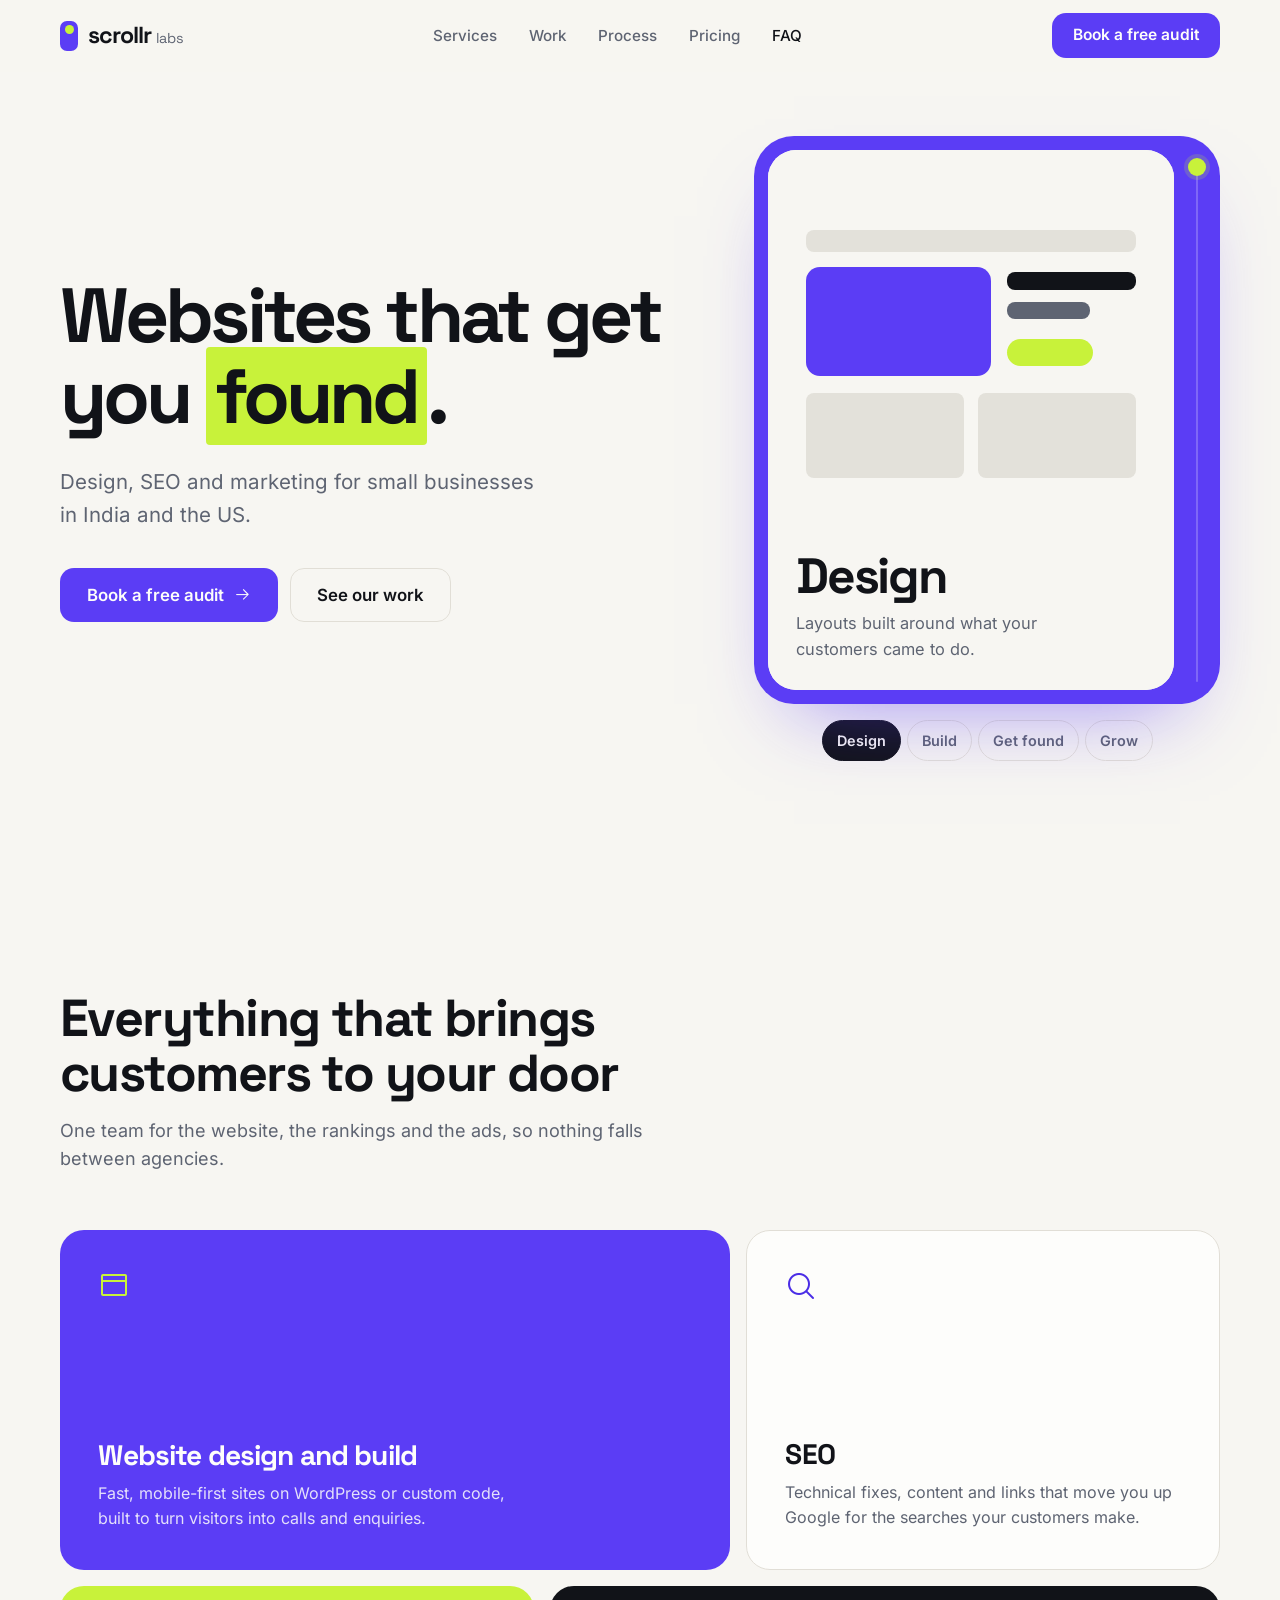
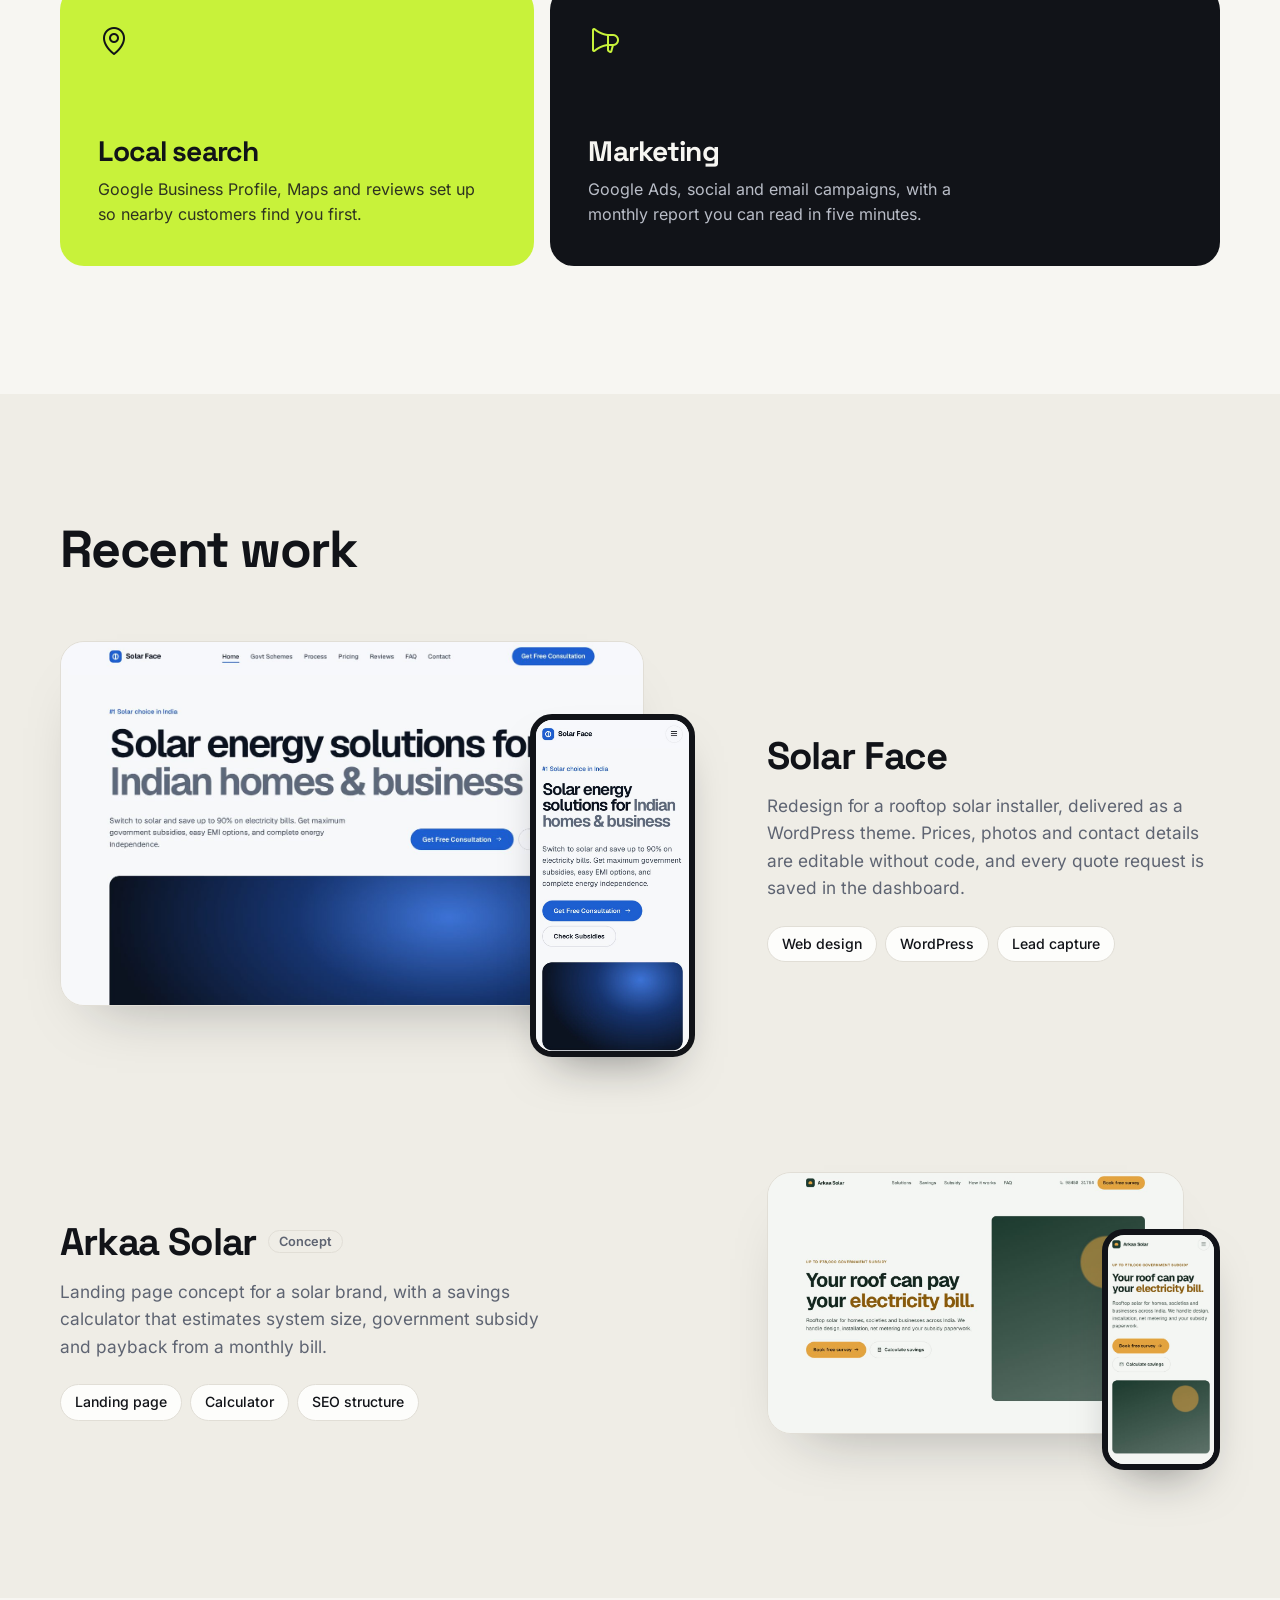
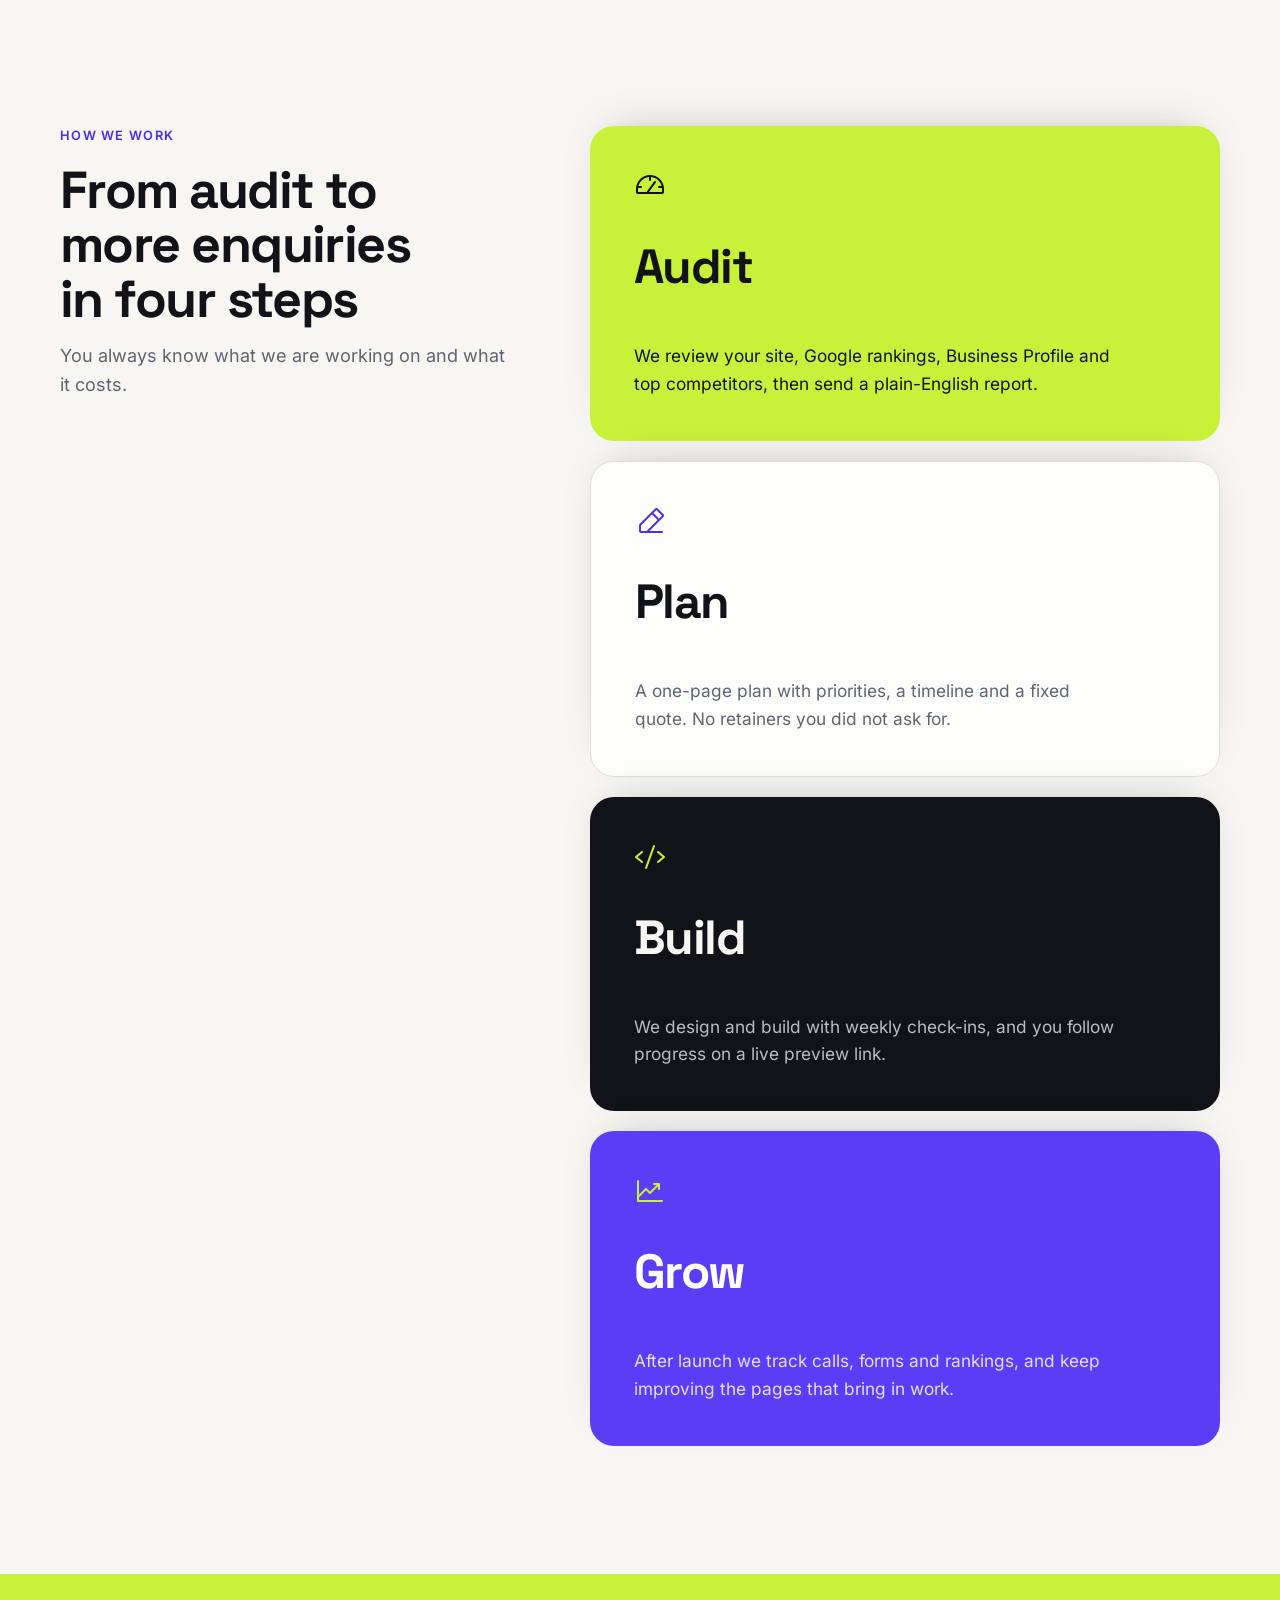
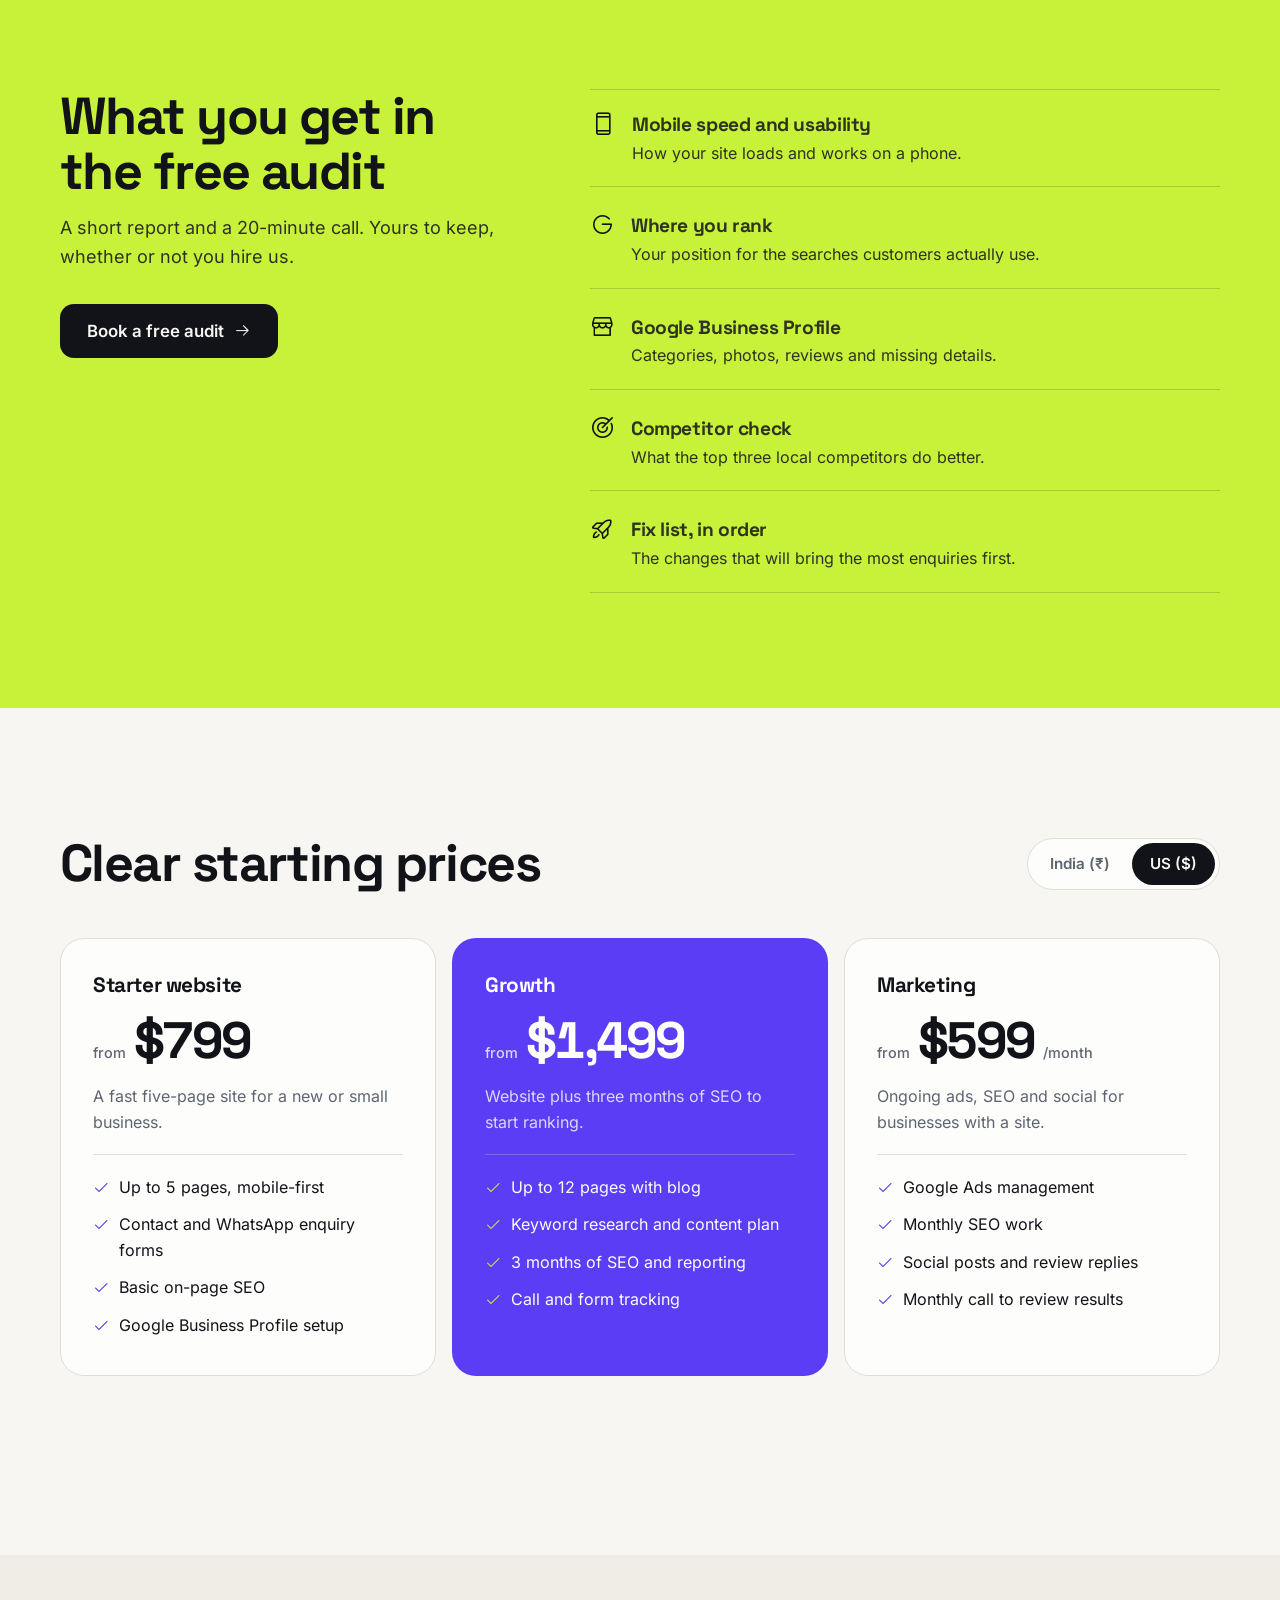
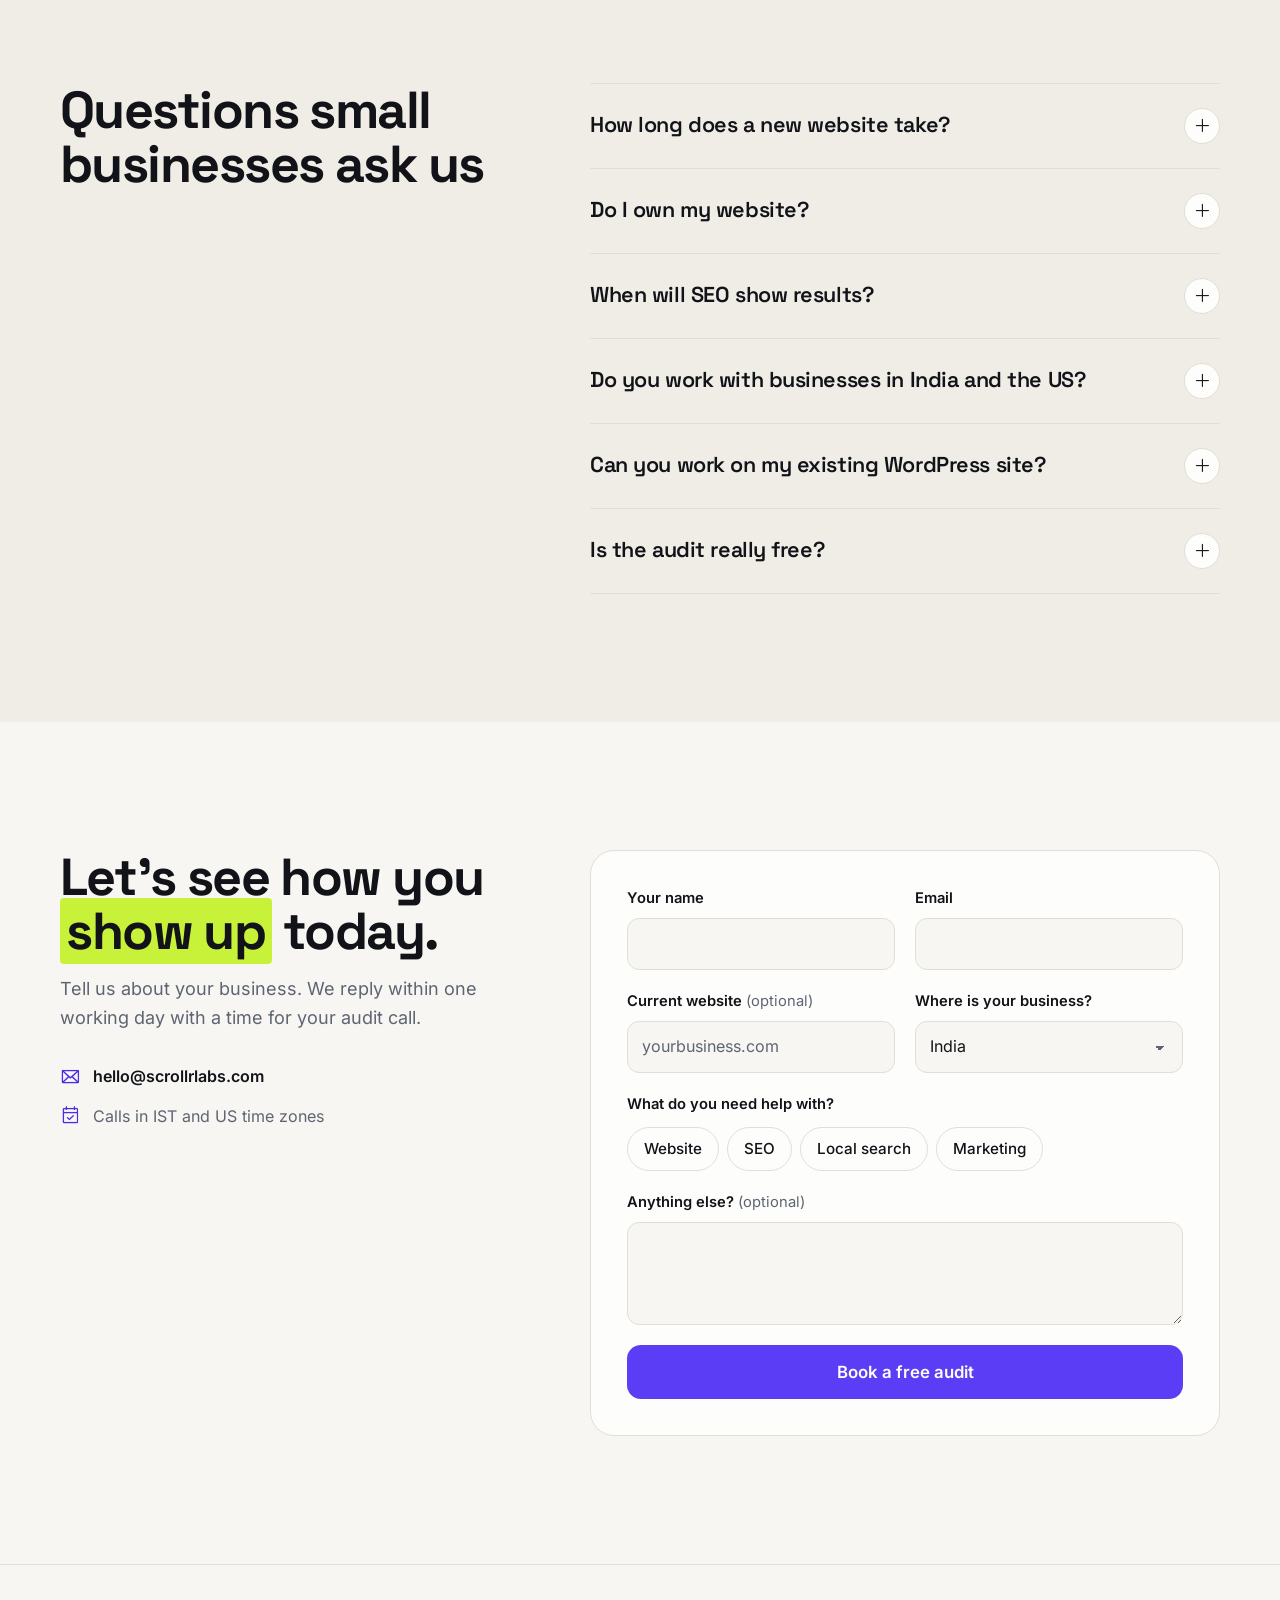
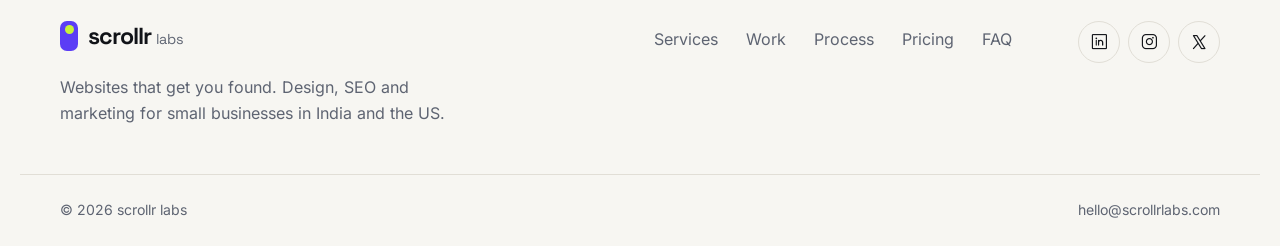
<file: scrollr-labs/index.html>
<!doctype html>
<html lang="en">
<head>
  <meta charset="utf-8">
  <meta name="viewport" content="width=device-width, initial-scale=1">
  <title>scrollr labs | Websites that get you found</title>
  <meta name="description" content="Design, SEO and marketing for small businesses in India and the US. Book a free audit of your website and Google presence.">
  <meta name="theme-color" content="#F7F6F2" media="(prefers-color-scheme: light)">
  <meta name="theme-color" content="#111318" media="(prefers-color-scheme: dark)">
  <meta property="og:title" content="scrollr labs | Websites that get you found">
  <meta property="og:description" content="Design, SEO and marketing for small businesses in India and the US.">
  <meta property="og:type" content="website">
  <link rel="preload" href="assets/fonts/space-grotesk-latin-wght-normal.woff2" as="font" type="font/woff2" crossorigin>
  <link rel="preload" href="assets/fonts/inter-latin-wght-normal.woff2" as="font" type="font/woff2" crossorigin>
  <link rel="stylesheet" href="assets/icons/phosphor.css">
  <link rel="stylesheet" href="assets/css/styles.css">
  <link rel="icon" href="data:image/svg+xml,%3Csvg xmlns='http://www.w3.org/2000/svg' viewBox='0 0 32 32'%3E%3Crect x='7' y='1' width='18' height='30' rx='7' fill='%235B3DF5'/%3E%3Ccircle cx='16' cy='9' r='4' fill='%23C8F23A'/%3E%3C/svg%3E">
</head>
<body>
  <!--
    PLACEHOLDERS TO CONFIRM before publishing (search "placeholder"):
    prices, email address, social links. The Solar Face project is shown as
    portfolio work: confirm the client is happy to be featured.
  -->
  <a class="skip-link" href="#main">Skip to content</a>

  <header class="site-header" data-header>
    <nav class="nav container" aria-label="Primary">
      <a class="brand" href="#top" aria-label="scrollr labs home">
        <span class="brand-mark" aria-hidden="true"><span class="brand-dot"></span></span>
        <span class="brand-word">scrollr<small>labs</small></span>
      </a>
      <ul class="nav-links" id="nav-menu" data-menu>
        <li><a href="#services">Services</a></li>
        <li><a href="#work">Work</a></li>
        <li><a href="#process">Process</a></li>
        <li><a href="#pricing">Pricing</a></li>
        <li><a href="#faq">FAQ</a></li>
        <li class="nav-menu-cta"><a class="btn btn-primary" href="#audit-form">Book a free audit</a></li>
      </ul>
      <div class="nav-actions">
        <a class="btn btn-primary nav-cta" href="#audit-form">Book a free audit</a>
        <button class="menu-toggle" type="button" aria-controls="nav-menu" aria-expanded="false" data-menu-toggle>
          <i class="ph ph-list" aria-hidden="true"></i><span class="sr-only">Open menu</span>
        </button>
      </div>
    </nav>
  </header>

  <main id="main">
    <!-- HERO: copy left, the logo's scrollbar blown up into a window of real client sites -->
    <section class="hero" id="top">
      <div class="container hero-grid">
        <div class="hero-copy">
          <h1 class="hero-title rise" style="--i:0">Websites that get you <mark class="hl" data-hl>found</mark>.</h1>
          <p class="hero-sub rise" style="--i:1">Design, SEO and marketing for small businesses in India and the US.</p>
          <div class="hero-ctas rise" style="--i:2">
            <a class="btn btn-primary btn-lg" href="#audit-form">Book a free audit <i class="ph ph-arrow-right" aria-hidden="true"></i></a>
            <a class="btn btn-ghost btn-lg" href="#work">See our work</a>
          </div>
        </div>

        <!-- Interactive reel: the logo's scrollbar, scrolled by the pointer through what we do -->
        <div class="reel rise" style="--i:2" data-reel>
          <div class="reel-frame">
            <div class="reel-window" id="reel-window">

              <section class="stage stage-design is-active" id="stage-design" role="tabpanel" aria-labelledby="tab-design" data-stage>
                <div class="stage-visual" aria-hidden="true">
                  <div class="wire">
                    <span class="w-nav"></span>
                    <span class="w-hero"></span>
                    <span class="w-line w-line-1"></span>
                    <span class="w-line w-line-2"></span>
                    <span class="w-btn"></span>
                    <span class="w-card w-card-1"></span>
                    <span class="w-card w-card-2"></span>
                  </div>
                </div>
                <div class="stage-copy">
                  <h2>Design</h2>
                  <p>Layouts built around what your customers came to do.</p>
                </div>
              </section>

              <section class="stage stage-build" id="stage-build" role="tabpanel" aria-labelledby="tab-build" data-stage>
                <div class="stage-visual" aria-hidden="true">
                  <div class="gauge"><i class="ph ph-device-mobile"></i></div>
                  <ul class="ticks">
                    <li><i class="ph ph-check"></i>Mobile-first</li>
                    <li><i class="ph ph-check"></i>Loads fast on 4G</li>
                    <li><i class="ph ph-check"></i>WordPress or custom code</li>
                  </ul>
                </div>
                <div class="stage-copy">
                  <h2>Build</h2>
                  <p>Fast sites you can update yourself, without calling a developer.</p>
                </div>
              </section>

              <section class="stage stage-seo" id="stage-seo" role="tabpanel" aria-labelledby="tab-seo" data-stage>
                <div class="stage-visual" aria-hidden="true">
                  <div class="search"><i class="ph ph-magnifying-glass"></i>dentist near me</div>
                  <ol class="ranks">
                    <li class="rank"><span><b>1</b><b>2</b></span>Smile Studio</li>
                    <li class="rank"><span><b>2</b><b>3</b></span>City Dental Care</li>
                    <li class="rank"><span><b>3</b><b>4</b></span>Bright Teeth Clinic</li>
                    <li class="rank rank-you"><span><b>4</b><b>1</b></span>Your business</li>
                  </ol>
                </div>
                <div class="stage-copy">
                  <h2>Get found</h2>
                  <p>Climb Google for the searches that bring in work.</p>
                </div>
              </section>

              <section class="stage stage-grow" id="stage-grow" role="tabpanel" aria-labelledby="tab-grow" data-stage>
                <div class="stage-visual" aria-hidden="true">
                  <p class="chart-label">Enquiries per month</p>
                  <div class="bars">
                    <span style="--h:22%"></span><span style="--h:30%"></span><span style="--h:38%"></span>
                    <span style="--h:52%"></span><span style="--h:68%"></span><span class="bar-now" style="--h:92%"></span>
                  </div>
                </div>
                <div class="stage-copy">
                  <h2>Grow</h2>
                  <p>Ads, social and email that turn clicks into calls.</p>
                </div>
              </section>

            </div>
            <div class="reel-rail" aria-hidden="true"><span class="reel-thumb" data-thumb></span></div>
          </div>

          <div class="reel-tabs" role="tablist" aria-label="What we do">
            <button type="button" role="tab" id="tab-design" aria-controls="stage-design" aria-selected="true">Design</button>
            <button type="button" role="tab" id="tab-build" aria-controls="stage-build" aria-selected="false" tabindex="-1">Build</button>
            <button type="button" role="tab" id="tab-seo" aria-controls="stage-seo" aria-selected="false" tabindex="-1">Get found</button>
            <button type="button" role="tab" id="tab-grow" aria-controls="stage-grow" aria-selected="false" tabindex="-1">Grow</button>
          </div>
        </div>
      </div>
    </section>

    <!-- SERVICES: 4-cell bento in brand colour blocks -->
    <section class="section" id="services">
      <div class="container">
        <h2 class="h2 reveal">Everything that brings customers to your door</h2>
        <p class="lead reveal">One team for the website, the rankings and the ads, so nothing falls between agencies.</p>

        <div class="bento">
          <article class="tile tile-violet reveal">
            <i class="ph ph-browser tile-icon" aria-hidden="true"></i>
            <div>
              <h3>Website design and build</h3>
              <p>Fast, mobile-first sites on WordPress or custom code, built to turn visitors into calls and enquiries.</p>
            </div>
          </article>
          <article class="tile tile-paper reveal">
            <i class="ph ph-magnifying-glass tile-icon" aria-hidden="true"></i>
            <div>
              <h3>SEO</h3>
              <p>Technical fixes, content and links that move you up Google for the searches your customers make.</p>
            </div>
          </article>
          <article class="tile tile-lime reveal">
            <i class="ph ph-map-pin tile-icon" aria-hidden="true"></i>
            <div>
              <h3>Local search</h3>
              <p>Google Business Profile, Maps and reviews set up so nearby customers find you first.</p>
            </div>
          </article>
          <article class="tile tile-ink reveal">
            <i class="ph ph-megaphone tile-icon" aria-hidden="true"></i>
            <div>
              <h3>Marketing</h3>
              <p>Google Ads, social and email campaigns, with a monthly report you can read in five minutes.</p>
            </div>
          </article>
        </div>
      </div>
    </section>

    <!-- WORK: two projects, real screenshots of sites in this repository -->
    <section class="section section-alt" id="work">
      <div class="container">
        <h2 class="h2 reveal">Recent work</h2>

        <article class="project reveal">
          <div class="project-media">
            <img class="project-desktop" src="assets/img/work-solarface.jpg" alt="Solar Face homepage on a desktop screen" width="1400" height="875" loading="lazy">
            <img class="project-phone" src="assets/img/mobile-solarface.jpg" alt="Solar Face homepage on a phone" width="600" height="1298" loading="lazy">
          </div>
          <div class="project-copy">
            <h3>Solar Face</h3>
            <p>Redesign for a rooftop solar installer, delivered as a WordPress theme. Prices, photos and contact details are editable without code, and every quote request is saved in the dashboard.</p>
            <ul class="tags"><li>Web design</li><li>WordPress</li><li>Lead capture</li></ul>
          </div>
        </article>

        <article class="project project-flip reveal">
          <div class="project-media">
            <img class="project-desktop" src="assets/img/work-arkaa.jpg" alt="Arkaa Solar landing page on a desktop screen" width="1400" height="875" loading="lazy">
            <img class="project-phone" src="assets/img/mobile-arkaa.jpg" alt="Arkaa Solar landing page on a phone" width="600" height="1298" loading="lazy">
          </div>
          <div class="project-copy">
            <h3>Arkaa Solar <span class="concept">Concept</span></h3>
            <p>Landing page concept for a solar brand, with a savings calculator that estimates system size, government subsidy and payback from a monthly bill.</p>
            <ul class="tags"><li>Landing page</li><li>Calculator</li><li>SEO structure</li></ul>
          </div>
        </article>
      </div>
    </section>

    <!-- PROCESS: sticky stacking cards -->
    <section class="section" id="process">
      <div class="container process">
        <div class="process-head reveal">
          <p class="eyebrow">How we work</p>
          <h2 class="h2">From audit to more enquiries in four steps</h2>
          <p class="lead">You always know what we are working on and what it costs.</p>
        </div>
        <ol class="stack">
          <li class="stack-card card-lime">
            <i class="ph ph-gauge" aria-hidden="true"></i>
            <h3>Audit</h3>
            <p>We review your site, Google rankings, Business Profile and top competitors, then send a plain-English report.</p>
          </li>
          <li class="stack-card card-paper">
            <i class="ph ph-pencil-simple-line" aria-hidden="true"></i>
            <h3>Plan</h3>
            <p>A one-page plan with priorities, a timeline and a fixed quote. No retainers you did not ask for.</p>
          </li>
          <li class="stack-card card-ink">
            <i class="ph ph-code" aria-hidden="true"></i>
            <h3>Build</h3>
            <p>We design and build with weekly check-ins, and you follow progress on a live preview link.</p>
          </li>
          <li class="stack-card card-violet">
            <i class="ph ph-chart-line-up" aria-hidden="true"></i>
            <h3>Grow</h3>
            <p>After launch we track calls, forms and rankings, and keep improving the pages that bring in work.</p>
          </li>
        </ol>
      </div>
    </section>

    <!-- FREE AUDIT: full-width lime band -->
    <section class="audit" aria-labelledby="audit-title">
      <div class="container audit-grid">
        <div class="reveal">
          <h2 class="h2" id="audit-title">What you get in the free audit</h2>
          <p class="lead">A short report and a 20-minute call. Yours to keep, whether or not you hire us.</p>
          <a class="btn btn-ink btn-lg" href="#audit-form">Book a free audit <i class="ph ph-arrow-right" aria-hidden="true"></i></a>
        </div>
        <ul class="audit-list">
          <li class="reveal"><i class="ph ph-device-mobile" aria-hidden="true"></i><span><strong>Mobile speed and usability</strong>How your site loads and works on a phone.</span></li>
          <li class="reveal"><i class="ph ph-google-logo" aria-hidden="true"></i><span><strong>Where you rank</strong>Your position for the searches customers actually use.</span></li>
          <li class="reveal"><i class="ph ph-storefront" aria-hidden="true"></i><span><strong>Google Business Profile</strong>Categories, photos, reviews and missing details.</span></li>
          <li class="reveal"><i class="ph ph-target" aria-hidden="true"></i><span><strong>Competitor check</strong>What the top three local competitors do better.</span></li>
          <li class="reveal"><i class="ph ph-rocket-launch" aria-hidden="true"></i><span><strong>Fix list, in order</strong>The changes that will bring the most enquiries first.</span></li>
        </ul>
      </div>
    </section>

    <!-- PRICING: India / US toggle. placeholder prices: confirm before publishing -->
    <section class="section" id="pricing">
      <div class="container">
        <div class="pricing-head reveal">
          <h2 class="h2">Clear starting prices</h2>
          <div class="region" role="radiogroup" aria-label="Show prices for">
            <label><input type="radio" name="region" value="in" checked data-region><span>India (₹)</span></label>
            <label><input type="radio" name="region" value="us" data-region><span>US ($)</span></label>
          </div>
        </div>

        <div class="plans">
          <article class="plan reveal">
            <h3>Starter website</h3>
            <p class="price"><span class="from">from</span><span data-in="₹24,999" data-us="$799">₹24,999</span></p>
            <p class="plan-desc">A fast five-page site for a new or small business.</p>
            <ul>
              <li><i class="ph ph-check" aria-hidden="true"></i>Up to 5 pages, mobile-first</li>
              <li><i class="ph ph-check" aria-hidden="true"></i>Contact and WhatsApp enquiry forms</li>
              <li><i class="ph ph-check" aria-hidden="true"></i>Basic on-page SEO</li>
              <li><i class="ph ph-check" aria-hidden="true"></i>Google Business Profile setup</li>
            </ul>
          </article>
          <article class="plan plan-featured reveal">
            <h3>Growth</h3>
            <p class="price"><span class="from">from</span><span data-in="₹49,999" data-us="$1,499">₹49,999</span></p>
            <p class="plan-desc">Website plus three months of SEO to start ranking.</p>
            <ul>
              <li><i class="ph ph-check" aria-hidden="true"></i>Up to 12 pages with blog</li>
              <li><i class="ph ph-check" aria-hidden="true"></i>Keyword research and content plan</li>
              <li><i class="ph ph-check" aria-hidden="true"></i>3 months of SEO and reporting</li>
              <li><i class="ph ph-check" aria-hidden="true"></i>Call and form tracking</li>
            </ul>
          </article>
          <article class="plan reveal">
            <h3>Marketing</h3>
            <p class="price"><span class="from">from</span><span data-in="₹14,999" data-us="$599">₹14,999</span><span class="per">/month</span></p>
            <p class="plan-desc">Ongoing ads, SEO and social for businesses with a site.</p>
            <ul>
              <li><i class="ph ph-check" aria-hidden="true"></i>Google Ads management</li>
              <li><i class="ph ph-check" aria-hidden="true"></i>Monthly SEO work</li>
              <li><i class="ph ph-check" aria-hidden="true"></i>Social posts and review replies</li>
              <li><i class="ph ph-check" aria-hidden="true"></i>Monthly call to review results</li>
            </ul>
          </article>
        </div>
        <p class="fine reveal">Ad spend is paid directly to Google or Meta and is not included. Every project starts with a fixed quote after your free audit.</p>
      </div>
    </section>

    <!-- FAQ -->
    <section class="section section-alt" id="faq">
      <div class="container faq-wrap">
        <h2 class="h2 reveal">Questions small businesses ask us</h2>
        <div class="faq reveal" data-accordion>
          <div class="faq-item"><h3><button type="button" aria-expanded="false" aria-controls="q1" id="q1b">How long does a new website take?<i class="ph ph-plus" aria-hidden="true"></i></button></h3>
            <div class="faq-panel" id="q1" role="region" aria-labelledby="q1b"><div><p>Most small-business sites go live in three to five weeks. The main factor is how quickly we receive your content and feedback.</p></div></div></div>
          <div class="faq-item"><h3><button type="button" aria-expanded="false" aria-controls="q2" id="q2b">Do I own my website?<i class="ph ph-plus" aria-hidden="true"></i></button></h3>
            <div class="faq-panel" id="q2" role="region" aria-labelledby="q2b"><div><p>Yes. The domain, hosting account and site files are registered in your name, and you can move them whenever you like.</p></div></div></div>
          <div class="faq-item"><h3><button type="button" aria-expanded="false" aria-controls="q3" id="q3b">When will SEO show results?<i class="ph ph-plus" aria-hidden="true"></i></button></h3>
            <div class="faq-panel" id="q3" role="region" aria-labelledby="q3b"><div><p>Local fixes such as your Google Business Profile can move rankings within weeks. Competitive searches usually take three to six months of steady work.</p></div></div></div>
          <div class="faq-item"><h3><button type="button" aria-expanded="false" aria-controls="q4" id="q4b">Do you work with businesses in India and the US?<i class="ph ph-plus" aria-hidden="true"></i></button></h3>
            <div class="faq-panel" id="q4" role="region" aria-labelledby="q4b"><div><p>Yes. We quote in rupees for India and dollars for the US, and schedule calls in your time zone.</p></div></div></div>
          <div class="faq-item"><h3><button type="button" aria-expanded="false" aria-controls="q5" id="q5b">Can you work on my existing WordPress site?<i class="ph ph-plus" aria-hidden="true"></i></button></h3>
            <div class="faq-panel" id="q5" role="region" aria-labelledby="q5b"><div><p>Yes. We can speed it up, fix its SEO, redesign it, or rebuild it as a custom theme you can edit yourself.</p></div></div></div>
          <div class="faq-item"><h3><button type="button" aria-expanded="false" aria-controls="q6" id="q6b">Is the audit really free?<i class="ph ph-plus" aria-hidden="true"></i></button></h3>
            <div class="faq-panel" id="q6" role="region" aria-labelledby="q6b"><div><p>Yes. You get the report and the call at no cost and with no obligation to hire us.</p></div></div></div>
        </div>
      </div>
    </section>

    <!-- CONTACT -->
    <section class="section" id="audit-form">
      <div class="container contact">
        <div class="contact-copy reveal">
          <h2 class="h2">Let's see how you <mark class="hl hl-static">show up</mark> today.</h2>
          <p class="lead">Tell us about your business. We reply within one working day with a time for your audit call.</p>
          <ul class="contact-list">
            <!-- placeholder email: replace with your real address -->
            <li><i class="ph ph-envelope" aria-hidden="true"></i><a href="mailto:hello@scrollrlabs.com">hello@scrollrlabs.com</a></li>
            <li><i class="ph ph-calendar-check" aria-hidden="true"></i>Calls in IST and US time zones</li>
          </ul>
        </div>

        <!-- Set data-endpoint to a form backend (e.g. Formspree, a CRM webhook) to POST JSON. Without it the form opens an email draft. -->
        <form class="form reveal" data-lead-form data-endpoint="" data-mailto="hello@scrollrlabs.com" novalidate>
          <div class="row">
            <div class="field"><label for="f-name">Your name</label>
              <input id="f-name" name="name" type="text" autocomplete="name" required aria-describedby="f-name-err">
              <p class="error" id="f-name-err" hidden><i class="ph ph-warning-circle" aria-hidden="true"></i>Please enter your name.</p></div>
            <div class="field"><label for="f-email">Email</label>
              <input id="f-email" name="email" type="email" autocomplete="email" required aria-describedby="f-email-err">
              <p class="error" id="f-email-err" hidden><i class="ph ph-warning-circle" aria-hidden="true"></i>Enter a valid email address.</p></div>
          </div>
          <div class="row">
            <div class="field"><label for="f-site">Current website <span class="opt">(optional)</span></label>
              <input id="f-site" name="website" type="text" inputmode="url" autocomplete="url" placeholder="yourbusiness.com"></div>
            <div class="field"><label for="f-country">Where is your business?</label>
              <select id="f-country" name="country"><option>India</option><option>United States</option><option>Somewhere else</option></select></div>
          </div>
          <fieldset class="field">
            <legend>What do you need help with?</legend>
            <div class="chips">
              <label><input type="checkbox" name="needs" value="Website"><span>Website</span></label>
              <label><input type="checkbox" name="needs" value="SEO"><span>SEO</span></label>
              <label><input type="checkbox" name="needs" value="Local search"><span>Local search</span></label>
              <label><input type="checkbox" name="needs" value="Marketing"><span>Marketing</span></label>
            </div>
          </fieldset>
          <div class="field"><label for="f-msg">Anything else? <span class="opt">(optional)</span></label>
            <textarea id="f-msg" name="message" rows="3"></textarea></div>
          <button class="btn btn-primary btn-lg btn-block" type="submit" data-submit><span>Book a free audit</span><i class="ph ph-spinner-gap spin" aria-hidden="true" hidden data-spinner></i></button>
          <p class="status" role="status" hidden data-status></p>
        </form>
      </div>
    </section>
  </main>

  <footer class="footer">
    <div class="container footer-grid">
      <div>
        <a class="brand" href="#top" aria-label="scrollr labs home">
          <span class="brand-mark" aria-hidden="true"><span class="brand-dot"></span></span>
          <span class="brand-word">scrollr<small>labs</small></span>
        </a>
        <p class="footer-line">Websites that get you found. Design, SEO and marketing for small businesses in India and the US.</p>
      </div>
      <nav aria-label="Footer">
        <ul class="footer-links">
          <li><a href="#services">Services</a></li>
          <li><a href="#work">Work</a></li>
          <li><a href="#process">Process</a></li>
          <li><a href="#pricing">Pricing</a></li>
          <li><a href="#faq">FAQ</a></li>
        </ul>
      </nav>
      <ul class="socials"><!-- placeholder: add real profile URLs -->
        <li><a href="#" aria-label="LinkedIn"><i class="ph ph-linkedin-logo" aria-hidden="true"></i></a></li>
        <li><a href="#" aria-label="Instagram"><i class="ph ph-instagram-logo" aria-hidden="true"></i></a></li>
        <li><a href="#" aria-label="X"><i class="ph ph-x-logo" aria-hidden="true"></i></a></li>
      </ul>
    </div>
    <div class="container footer-legal">
      <p>© <span data-year>2026</span> scrollr labs</p>
      <p><a href="mailto:hello@scrollrlabs.com">hello@scrollrlabs.com</a></p>
    </div>
  </footer>

  <script src="assets/js/main.js" defer></script>
</body>
</html>
</file>
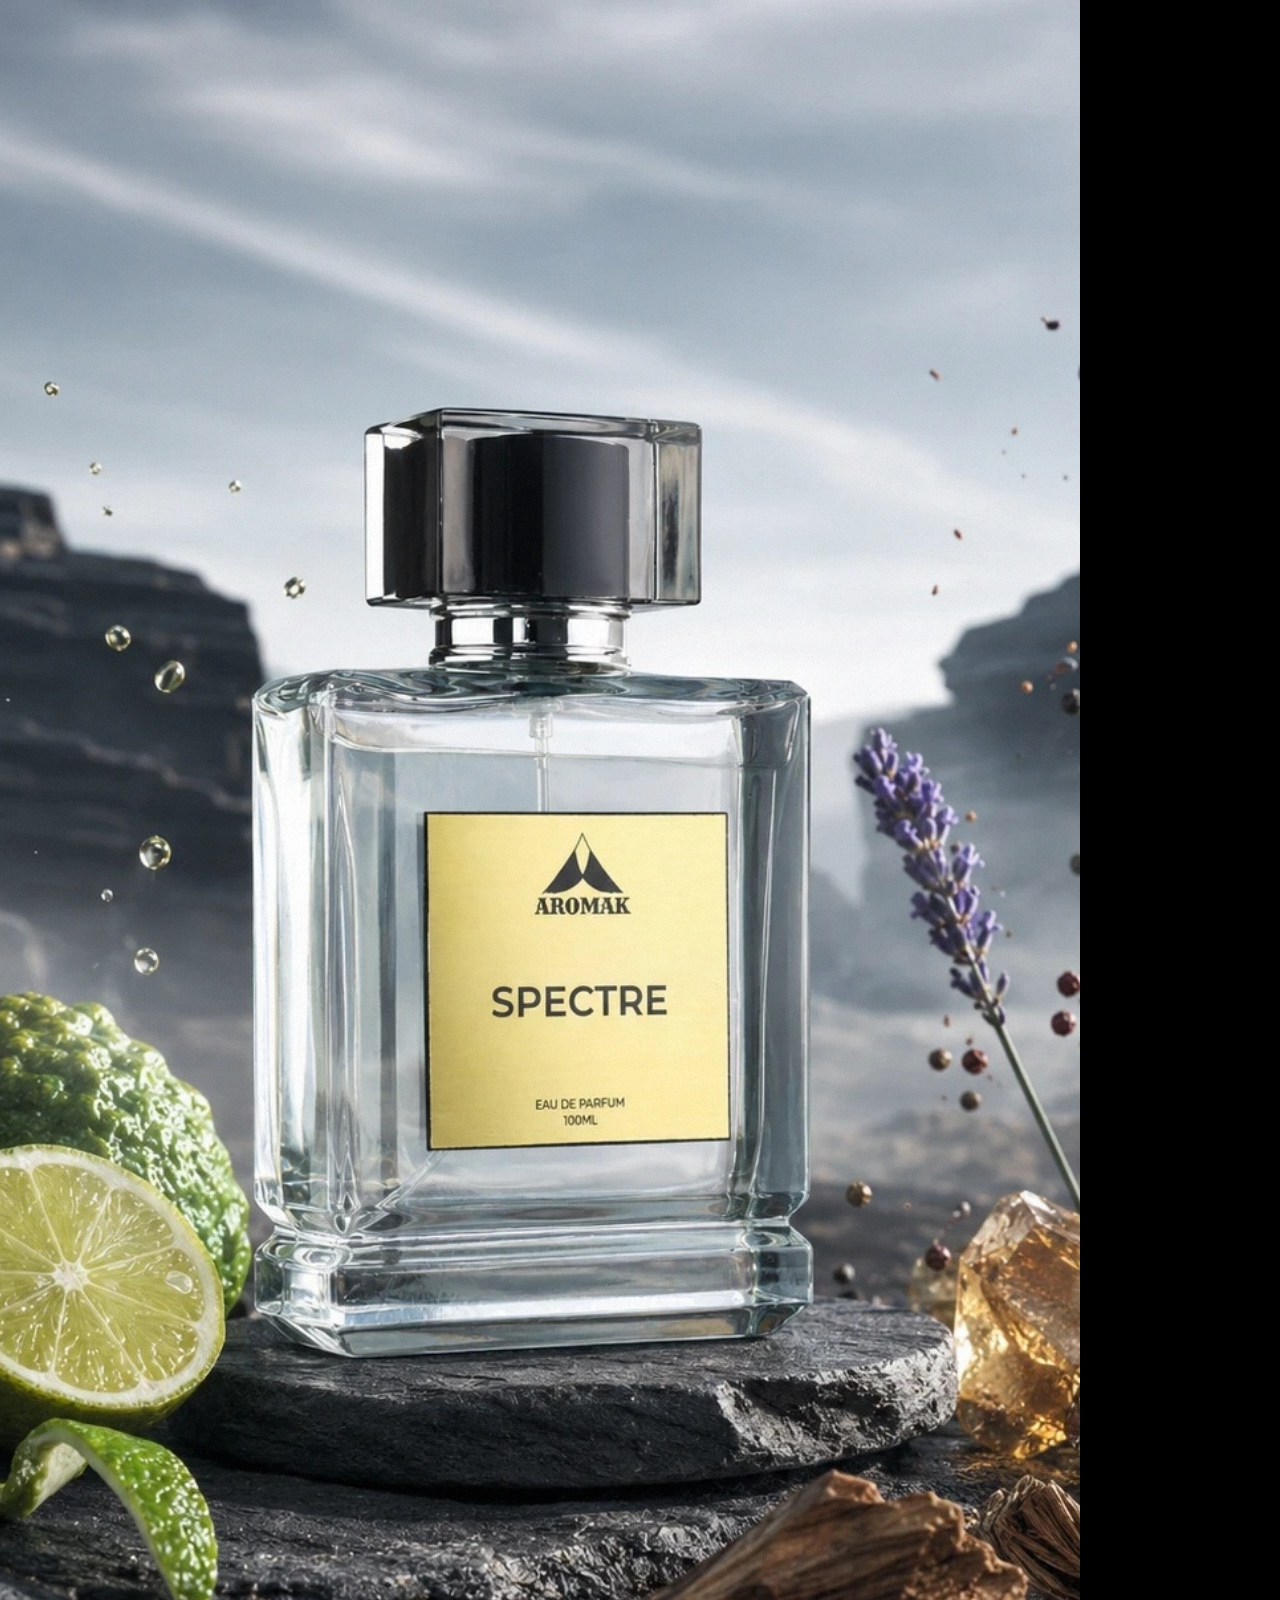
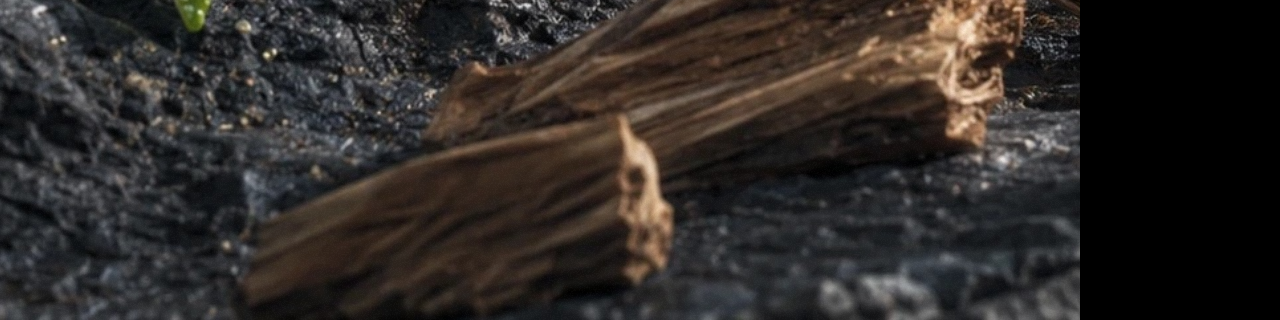
<file: spectre-video/project/comp.html>
<!DOCTYPE html>
<!-- Spectre · dry-down in one take, v2 — made with onetake (PolyForm Noncommercial 1.0.0) -->
<html lang="en">
<head>
<meta charset="utf-8">
<title>Spectre · dry-down</title>
<style>
html,body{margin:0;width:1080px;height:1920px;overflow:hidden;background:#000}
canvas{position:absolute;left:0;top:0;width:1080px;height:1920px}
#hud{position:absolute;right:12px;bottom:10px;font:14px monospace;color:#f33;display:none}
</style>
<script src="motion.js"></script>
<script src="look.js"></script>
</head>
<body>
<canvas id="cv"></canvas><div id="hud"></div>
<script>
// ───────────────────────── frame, look ─────────────────────────
const W = 1080, H = 1920, DUR = 30, FPS = 30;
const { clamp, lerp, seg, sstep, ssstep, ease } = OM;
const DPR = window.devicePixelRatio || 1;
const cv = document.getElementById('cv'); cv.width = W * DPR; cv.height = H * DPR;
const g = cv.getContext('2d');
const lay = document.createElement('canvas'); lay.width = cv.width; lay.height = cv.height;
const lg = lay.getContext('2d');
const C = LOOK.color, CREAM = '#f3ecdf', INK = '#1c1c1c';
const F = (role, px, w) => LOOK.font(role, px, w);

// ───────────────────────── world: the scene photo, full bleed ─────────────────────────
const SC = 1920 / 1448, X0 = -180;                       // photo 1086×1448 → 1440×1920, centred
const P = (px, py) => [X0 + px * SC, py * SC];           // photo px → world
const AX = X0 + 537.5 * SC;                               // the bottle's vertical axis
const GLASS = { img: 'glass', kind: 'glass', x: X0 + 326 * SC, y: 500 * SC, w: 423 * SC, h: 522 * SC, D: 0.5 * 423 * SC, strip: 22, label: [129, 110, 234, 259] };
const CAP = { img: 'capTop', kind: 'cap', x: X0 + 409 * SC, y: 315 * SC, w: 258 * SC, h: 145 * SC, D: 0.78 * 258 * SC };
const COLLAR = { img: 'collar', kind: 'metal', x: X0 + 457 * SC, y: 455 * SC, w: 152 * SC, h: 52 * SC, D: 0.9 * 152 * SC };
// the dry-down lives in a page drawn in its own units inside a clear strip of glass left of the label
const S = 30;
const [GX, GY] = P(398, 540);
const PX0 = GX - 540 / S, PY0 = GY, PM = [1 / S, 0, 0, 1 / S, PX0, PY0];
const VC = [960, 3360, 5760];
const NOTES = [
  { label: 'TOP NOTES', w: ['Fresh', 'Spicy'], ing: ['Calabrian Bergamot', 'Pepper'], glow: '#b8d86a', shaft: 'rgba(225,240,190,1)' },
  { label: 'HEART NOTES', w: ['Spicy', 'Floral'], ing: ['Sichuan Pepper', 'Lavender'], glow: '#9a6be0', shaft: 'rgba(215,195,255,1)' },
  { label: 'BASE NOTES', w: ['Warm', 'Woody'], ing: ['Ambroxan', 'Cedar'], glow: '#f0a040', shaft: 'rgba(255,215,160,1)' },
];

// ───────────────────────── timeline ─────────────────────────
const T = {
  w: [0.35, 0.6, 1.1, 1.3], turn: [1.6, 4.3],
  dive: [4.6, 6.4], land: [6.4, 11.6, 15.4], desc1: [10.4, 11.6], desc2: [14.6, 15.4],
  whip: [19.2, 20.0], hits: [[20.3, 'BOLD'], [20.6, 'FRESH'], [20.9, 'WOODY'], [21.25, '']],
  name: 21.4, call: [22.0, 22.45, 22.9], price: 23.6, made: 24.0,
  out: [25.9, 26.9], black: [26.25, 26.8], logo: 26.55, url: 27.4, shine: [28.0, 29.1],
};
const C0 = { x: 540, y: 960, zoom: 1 };
const CS = i => ({ x: GX, y: PY0 + VC[i] / S, zoom: S });
const [LX, LY] = P(577, 657);                             // the mark on the label
const KEYS = [
  { t: 0, ...C0 }, { t: T.dive[0], x: 540, y: 985, zoom: 1.05, curve: ease.sineInOut },
  { t: T.dive[1], ...CS(0), curve: ease.cubicInOut }, { t: T.desc1[0], ...CS(0) },
  { t: T.desc1[1], ...CS(1), curve: ease.cubicInOut }, { t: T.desc2[0], ...CS(1) },
  { t: T.desc2[1], ...CS(2), curve: ease.expoInOut }, { t: T.whip[0], ...CS(2) },
  { t: T.whip[1], ...C0, curve: ease.expoInOut }, { t: T.out[0], x: 540, y: 960, zoom: 1.025, curve: ease.sineInOut },
  { t: T.out[1], x: LX, y: LY, zoom: 7, curve: ease.expoIn },
];
const HITS = [[T.land[0], 7, 8], [T.land[1], 5, 9], [T.land[2], 9, 8], [T.whip[1], 14, 7], [T.name + 0.1, 3, 10]];

function camKey(t) {        // deep zoom: key the target's screen position and log zoom (composition.md → A camera)
  if (t <= KEYS[0].t) return { ...C0 };
  const L = KEYS.length; if (t >= KEYS[L - 1].t) return { x: KEYS[L - 1].x, y: KEYS[L - 1].y, zoom: KEYS[L - 1].zoom };
  let i = 0; while (KEYS[i + 1].t < t) i++;
  const a = KEYS[i], b = KEYS[i + 1], u = (b.curve || ease.cubicInOut)(seg(t, a.t, b.t));
  const z = Math.exp(lerp(Math.log(a.zoom), Math.log(b.zoom), u));
  if (b.zoom >= a.zoom) {
    const sx = lerp(W / 2 + (b.x - a.x) * a.zoom, W / 2, u), sy = lerp(H / 2 + (b.y - a.y) * a.zoom, H / 2, u);
    return { x: b.x + (W / 2 - sx) / z, y: b.y + (H / 2 - sy) / z, zoom: z };
  }
  const sx = lerp(W / 2, W / 2 + (a.x - b.x) * b.zoom, u), sy = lerp(H / 2, H / 2 + (a.y - b.y) * b.zoom, u);
  return { x: a.x + (W / 2 - sx) / z, y: a.y + (H / 2 - sy) / z, zoom: z };
}
// an operator's hand inside the strata: a slow float, zero on the outside where the bottle turns
const handEnv = t => sstep(T.dive[1] - 0.2, T.dive[1] + 0.8, t) * (1 - sstep(T.whip[0] - 0.4, T.whip[0], t));
function camAt(t) {
  const c = camKey(t), e = handEnv(t) * 9;
  let x = c.x + e * (Math.sin(0.9 * t) + 0.5 * Math.sin(1.7 * t + 1)) / c.zoom, y = c.y + e * (Math.sin(0.7 * t + 2) + 0.4 * Math.sin(1.9 * t)) / c.zoom;
  let rot = 0.010 * Math.sin(Math.PI * seg(t, ...T.desc1)) - 0.012 * Math.sin(Math.PI * seg(t, ...T.desc2)) + handEnv(t) * 0.004 * Math.sin(0.5 * t);
  for (const [th, amp, decay] of HITS) { const s = OM.shake(t, th, { amp, decay, seed: Math.round(th * 100) }); x -= s.x / c.zoom; y -= s.y / c.zoom; rot += s.rot; }
  return { x, y, zoom: c.zoom, rot };
}
const viewOf = c => OM.view(c, { W, H });
const mul = (A, B) => [A[0] * B[0] + A[2] * B[1], A[1] * B[0] + A[3] * B[1], A[0] * B[2] + A[2] * B[3], A[1] * B[2] + A[3] * B[3], A[0] * B[4] + A[2] * B[5] + A[4], A[1] * B[4] + A[3] * B[5] + A[5]];
const setT = (ctx, M) => ctx.setTransform(DPR * M[0], DPR * M[1], DPR * M[2], DPR * M[3], DPR * M[4], DPR * M[5]);

// ───────────────────────── assets ─────────────────────────
const IMG = {};
function loadImg(k, src) { return new Promise(r => { const i = new Image(); i.onload = () => r(); i.onerror = () => r(); i.src = src; IMG[k] = i; }); }
const LIST = { scene: 'img2/scene.jpg', plate: 'img2/plate.jpg', glass: 'img2/glass.png', capTop: 'img2/cap_top.png', collar: 'img2/collar.png', labelBack: 'img2/label_back.png',
  lime: 'img2/lime.png', lav: 'img2/lav1.png', amber: 'img2/amber.png', wood: 'img2/wood2.png',
  g0: 'img2/grain0.png', g1: 'img2/grain1.png', g2: 'img2/grain2.png', g3: 'img2/grain3.png', g4: 'img2/grain4.png',
  a0: 'img/top_air.png', a1: 'img/heart_air.png', a2: 'img/base_air.png' };
const assets = Promise.all(Object.entries(LIST).map(([k, s]) => loadImg(k, s)));
let NOISE = null, LOGO = null;
function makeNoise() {
  const n = document.createElement('canvas'); n.width = n.height = 256; const x = n.getContext('2d'), d = x.createImageData(256, 256), r = OM.rng(5);
  for (let i = 0; i < d.data.length; i += 4) { const w = r() < 0.5 ? 255 : 0; d.data[i] = d.data[i + 1] = d.data[i + 2] = w; d.data[i + 3] = Math.floor(r() * 7); }
  x.putImageData(d, 0, 0); NOISE = g.createPattern(n, 'repeat');
}

// ───────────────────────── type helpers ─────────────────────────
function tracked(ctx, str, x, y, track, align = 'left') {
  const ws = [...str].map(ch => ctx.measureText(ch).width), tw = ws.reduce((a, b) => a + b, 0) + track * (ws.length - 1);
  let cx = align === 'center' ? x - tw / 2 : align === 'right' ? x - tw : x;
  const al = ctx.textAlign; ctx.textAlign = 'left';
  [...str].forEach((ch, i) => { ctx.fillText(ch, cx, y); cx += ws[i] + track; });
  ctx.textAlign = al; return tw;
}
function rise(ctx, str, x, y, t0, t, opts = {}, align = 'left') {
  const w = OM.wordRise(t, t0, opts); if (w.op <= 0) return;
  ctx.save(); ctx.globalAlpha *= w.op; ctx.textAlign = align; ctx.translate(x, y + w.y); ctx.scale(w.s, w.s); ctx.fillText(str, 0, 0); ctx.restore();
}
function letters(ctx, str, widths, cx, y, t0, t, track, opts) {
  const tw = widths.reduce((a, b) => a + b, 0) + track * (widths.length - 1); let x = cx - tw / 2;
  [...str].forEach((ch, i) => { const d = OM.letterDrop(t, t0, i, opts); if (d.op > 0) {
    ctx.save(); ctx.globalAlpha *= d.op; ctx.translate(x + widths[i] / 2, y - d.y); ctx.scale(d.sx, d.sy); ctx.fillText(ch, -widths[i] / 2, 0); ctx.restore(); }
    x += widths[i] + track; });
}
let ZS = 1;
const shadowed = (ctx, blur, a = 0.55) => { ctx.shadowColor = `rgba(0,0,0,${a})`; ctx.shadowBlur = blur * DPR * ZS; ctx.shadowOffsetY = 2 * DPR * ZS; };
const unshadow = ctx => { ctx.shadowColor = 'transparent'; ctx.shadowBlur = 0; ctx.shadowOffsetY = 0; };

// ───────────────────────── the bottle turns in place (2.5D: two boxes, faces from the photo) ─────────────────────────
function face(ctx, img, sx, sw, x0, x1, y, h, back) {
  const k = (x1 - x0) / sw; if (Math.abs(x1 - x0) < 0.5) return;
  ctx.save(); ctx.translate(x0, y); ctx.scale(k, 1);
  ctx.drawImage(img, sx, 0, sw, img.naturalHeight, 0, 0, sw, h);
  if (back) back(ctx);
  ctx.restore();
}
function box(ctx, B, th) {
  const img = IMG[B.img], iw = img.naturalWidth, c = Math.cos(th), s = Math.sin(th), hw = B.w / 2, hd = B.D / 2;
  const sides = [];
  if (s > 0.001) sides.push([AX - hw * c - hd * s, AX - hw * c + hd * s]);           // left face
  if (s < -0.001) sides.push([AX + hw * c - hd * s, AX + hw * c + hd * s]);           // right face
  for (const [a, b] of sides) {
    const x0 = Math.min(a, b), wd = Math.abs(b - a); if (wd < 0.5) continue;
    const gr = ctx.createLinearGradient(x0, 0, x0 + wd, 0), lit = 0.5 + 0.5 * Math.sin(th * 2);
    if (B.kind === 'glass') { gr.addColorStop(0, 'rgba(255,255,255,.5)'); gr.addColorStop(0.04, 'rgba(120,135,150,.10)'); gr.addColorStop(0.5, `rgba(60,75,90,${0.06 + 0.06 * lit})`); gr.addColorStop(0.96, 'rgba(90,105,120,.14)'); gr.addColorStop(1, 'rgba(255,255,255,.55)'); }
    else if (B.kind === 'cap') { gr.addColorStop(0, '#2c2d31'); gr.addColorStop(0.3, '#0b0b0d'); gr.addColorStop(0.55 + 0.2 * lit, `rgb(${60 + 50 * lit},${62 + 50 * lit},${68 + 50 * lit})`); gr.addColorStop(1, '#0d0d10'); }
    else { gr.addColorStop(0, '#6c7076'); gr.addColorStop(0.4, '#d9dde2'); gr.addColorStop(0.7, '#8d9298'); gr.addColorStop(1, '#4b4e53'); }
    ctx.fillStyle = gr; ctx.beginPath(); ctx.roundRect(x0, B.y + (B.kind === 'glass' ? 2 : 0), wd, B.h - (B.kind === 'glass' ? 4 : 0), B.kind === 'glass' ? 10 : 3); ctx.fill();
  }
  if (c > 0.001) face(ctx, img, 0, iw, AX - hw * c + hd * s, AX + hw * c + hd * s, B.y, B.h);
  if (c < -0.001) face(ctx, img, 0, iw, AX - hw * c - hd * s, AX + hw * c - hd * s, B.y, B.h, B.label ? (cx) => {   // far side: the label's paper back
    const [lx, ly, lw, lh] = B.label, kk = B.h / img.naturalHeight; cx.globalAlpha = 1; cx.drawImage(IMG.labelBack, lx, ly * kk, lw, lh * kk); } : null);
  // a specular sweep across whatever faces the light
  const Lx = AX - B.w * 0.55 * Math.sin(th), wd = Math.abs(Math.sin(th)) * 0.45;
  if (wd > 0.01) {
    const half = hw * Math.abs(c) + hd * Math.abs(s), gr = ctx.createLinearGradient(Lx - 90, 0, Lx + 90, 0);
    gr.addColorStop(0, 'rgba(255,255,255,0)'); gr.addColorStop(0.5, `rgba(255,255,255,${wd})`); gr.addColorStop(1, 'rgba(255,255,255,0)');
    ctx.save(); ctx.globalCompositeOperation = 'screen'; ctx.fillStyle = gr; ctx.fillRect(AX - half, B.y + 4, 2 * half, B.h - 8); ctx.restore();
  }
}
const turnAt = t => 2 * Math.PI * ease.cubicInOut(seg(t, ...T.turn));
// mist: slow soft banks drifting across the valley
function mist(ctx, t, y0, y1, n, a) {
  const r = OM.rng(77);
  for (let i = 0; i < n; i++) {
    const sp = 8 + r() * 14, x = ((r() * 1800 + sp * t) % 1800) - 360, y = y0 + r() * (y1 - y0), rx = 260 + r() * 300, ry = 60 + r() * 70;
    const gr = ctx.createRadialGradient(0, 0, 0, 0, 0, 1); gr.addColorStop(0, `rgba(235,240,245,${a})`); gr.addColorStop(1, 'rgba(235,240,245,0)');
    ctx.save(); ctx.translate(x, y); ctx.scale(rx, ry); ctx.fillStyle = gr; ctx.beginPath(); ctx.arc(0, 0, 1, 0, 6.283); ctx.fill(); ctx.restore();
  }
}

// ───────────────────────── the strata, with the photo's own ingredients floating in them ─────────────────────────
const R = OM.rng(11);
const GR = [['g0', 'g4'], ['g1', 'g3', 'g2'], ['g2', 'g1']];
const FLOAT = [0, 1, 2].map(i => Array.from({ length: i === 2 ? 8 : 12 }, () => ({ k: GR[i][Math.floor(R() * GR[i].length)], u: -40 + R() * 1160, v: VC[i] - 1050 + R() * 2100, r: 16 + R() * 26, pz: -0.6 + R() * 1.2, ph: R() * 6.28, sp: 0.4 + R() * 0.5 })));
// [img, u, v, width, pz, blur, rot, flip, amp, phase]
const HERO = [
  [['lime', 790, 330, 560, 0.0, 0, -0.12, false, 26, 0.3], ['lime', 150, 820, 760, -0.45, 14, 0.5, true, 34, 1.9], ['lime', 1020, -560, 300, 0.45, 7, 2.2, false, 18, 4.1]],
  [['lav', 720, 260, 500, 0.0, 0, 0.08, false, 22, 0.8], ['lav', 980, 330, 300, 0.25, 5, -0.18, true, 18, 2.4], ['lav', 120, 900, 520, -0.5, 16, 0.35, true, 30, 5.0], ['lav', 560, -600, 220, 0.5, 8, -0.4, false, 14, 3.3]],
  [['amber', 800, -40, 540, 0.0, 0, 0.1, false, 24, 0.6], ['wood', 620, 760, 820, -0.45, 12, -0.2, false, 30, 2.0], ['amber', 160, -620, 300, 0.4, 8, 2.6, true, 16, 3.7]],
];
function sprite(ctx, img, x, y, w, rot, flip, blur, alpha) {
  if (!img || !img.complete || !img.naturalWidth || alpha <= 0) return;
  const h = w * img.naturalHeight / img.naturalWidth;
  ctx.save(); ctx.globalAlpha = alpha; ctx.translate(x, y); ctx.rotate(rot); ctx.scale(flip ? -1 : 1, 1);
  if (blur > 0.3) ctx.filter = `blur(${(blur * DPR * ZS).toFixed(2)}px)`;
  ctx.drawImage(img, -w / 2, -h / 2, w, h); ctx.restore();
}
function glow(ctx, x, y, r, col, a) {
  const gr = ctx.createRadialGradient(x, y, 0, x, y, r); gr.addColorStop(0, col); gr.addColorStop(1, 'rgba(0,0,0,0)');
  ctx.save(); ctx.globalAlpha = a; ctx.fillStyle = gr; ctx.fillRect(x - r, y - r, 2 * r, 2 * r); ctx.restore();
}
function shafts(ctx, vc, col, t) {        // light falling through the scene, breathing slowly
  ctx.save(); ctx.globalCompositeOperation = 'screen';
  for (let k = 0; k < 3; k++) {
    const x = 300 + k * 330 + 60 * Math.sin(0.23 * t + k * 2), a = 0.07 + 0.04 * Math.sin(0.6 * t + k * 1.7), w = 140 + 60 * k;
    ctx.save(); ctx.translate(x, vc - 1100); ctx.rotate(0.32);
    const gr = ctx.createLinearGradient(-w, 0, w, 0); gr.addColorStop(0, 'rgba(0,0,0,0)'); gr.addColorStop(0.5, col); gr.addColorStop(1, 'rgba(0,0,0,0)');
    ctx.globalAlpha = a; ctx.fillStyle = gr; ctx.fillRect(-w, 0, 2 * w, 2600); ctx.restore();
  }
  ctx.restore();
}
const GROUND = [[-1000, '#16201a'], [960, '#18241a'], [2160, '#17151f'], [3360, '#1d1430'], [4560, '#1e130d'], [5760, '#24150b'], [7700, '#100905']];
function drawPage(ctx, t, camV, vis) {
  const gr = ctx.createLinearGradient(0, -1000, 0, 7700);
  for (const [v, c] of GROUND) gr.addColorStop((v + 1000) / 8700, c);
  ctx.fillStyle = gr; ctx.fillRect(-2600, -1000, 6280, 8700);
  ctx.fillStyle = 'rgba(243,236,223,.22)'; ctx.fillRect(68, -400, 2, 7000);
  for (let v = 0; v <= 6600; v += 120) ctx.fillRect(68, v, v % 600 === 0 ? 34 : 16, 2);
  for (let i = 0; i < 3; i++) {
    const vc = VC[i], N = NOTES[i], L = T.land[i];
    if (vc + 1500 < vis[0] || vc - 1500 > vis[1]) continue;
    const par = pz => (camV - vc) * pz;
    const air = IMG['a' + i]; if (air && air.complete) { ctx.globalAlpha = 0.85; ctx.drawImage(air, -160 + 30 * Math.sin(0.15 * t + i), vc - 1300 + par(0.2), 1400, 2560); ctx.globalAlpha = 1; }
    glow(ctx, 760, vc + 120 + par(0.3), 1000, N.glow, 0.20 + 0.05 * Math.sin(0.5 * t + i));
    shafts(ctx, vc + par(0.3), N.shaft, t);
    // far → near: heroes sorted by depth, grains in between
    const items = [...HERO[i].map(h => ({ h, z: h[4] })), ...FLOAT[i].map(f => ({ f, z: f.pz }))].sort((a, b) => b.z - a.z);
    for (const it of items) {
      if (it.h) {
        const [k, u, v, w, pz, bl, r0, flip, amp, ph] = it.h, p = OM.popIn(t, L - 0.35 + 0.12 * (1 + pz), { rise: 280, s0: 0.86, ds: 0.14, zeta: 0.7, omega: 9 });
        const fx = amp * Math.sin(0.55 * t + ph), fy = amp * 0.9 * Math.sin(0.42 * t + ph * 1.3) + p.dy, rr = r0 + 0.06 * Math.sin(0.33 * t + ph);
        sprite(ctx, IMG[k], u + fx, vc + v + fy + par(pz), w * p.s, rr, flip, bl, p.op * (pz > 0.3 ? 0.75 : 1));
      } else {
        const f = it.f, fx = 30 * Math.sin(f.sp * t + f.ph), fy = 40 * Math.sin(f.sp * 0.8 * t + f.ph * 2) - 14 * (t - L);
        const bl = Math.abs(f.pz) > 0.35 ? 5 * Math.abs(f.pz) : 0;
        sprite(ctx, IMG[f.k], f.u + fx, f.v + fy + par(f.pz), f.r * 2 * (1 - 0.45 * f.pz), f.ph + 0.4 * t * f.sp, false, bl, 0.9 * sstep(L - 0.6, L, t));
      }
    }
    // the words
    ctx.fillStyle = CREAM; ctx.textBaseline = 'alphabetic'; shadowed(ctx, 18, 0.5);
    ctx.font = F('text', 26, 500); ctx.globalAlpha = 0.78 * OM.wordRise(t, L + 0.05).op; tracked(ctx, N.label, 130, vc - 640, 8); ctx.globalAlpha = 1;
    ctx.font = F('display', 176);
    rise(ctx, N.w[0], 124, vc - 460, L + 0.22, t, { dist: 60 });
    rise(ctx, N.w[1], 124, vc - 300, L + 0.36, t, { dist: 60 });
    ctx.font = F('text', 46, 500);
    N.ing.forEach((s, k) => { const m = OM.maskRise(t, L + 0.7, k, { dist: 60 }); if (!m.visible) return;
      ctx.save(); ctx.beginPath(); ctx.rect(110, vc - 170 + k * 70 - 52, 800, 68); ctx.clip(); ctx.fillText(s, 130, vc - 170 + k * 70 + m.y); ctx.restore(); });
    unshadow(ctx);
    ctx.globalAlpha = 0.5 * sstep(L + 0.6, L + 1.0, t); ctx.fillRect(130, vc - 250, 260 * ssstep(L + 0.6, L + 1.1, t), 2); ctx.globalAlpha = 1;
  }
}
function pageMask(ctx) {
  ctx.globalCompositeOperation = 'destination-in';
  let gr = ctx.createLinearGradient(-1700, 0, 2780, 0);
  gr.addColorStop(0, 'rgba(0,0,0,0)'); gr.addColorStop(1200 / 4480, '#000'); gr.addColorStop(3280 / 4480, '#000'); gr.addColorStop(1, 'rgba(0,0,0,0)');
  ctx.fillStyle = gr; ctx.fillRect(-1700, -1200, 4480, 9200);
  gr = ctx.createLinearGradient(0, -1200, 0, 8000);
  gr.addColorStop(0, 'rgba(0,0,0,0)'); gr.addColorStop(1000 / 9200, '#000'); gr.addColorStop(7900 / 9200, '#000'); gr.addColorStop(1, 'rgba(0,0,0,0)');
  ctx.fillStyle = gr; ctx.fillRect(-1700, -1200, 4480, 9200);
  ctx.globalCompositeOperation = 'source-over';
}

// ───────────────────────── outside: the valley, the bottle, the callouts ─────────────────────────
let LINES, NAMEW;
function measure() {
  g.setTransform(1, 0, 0, 1, 0, 0); g.font = F('display', 96);
  const sp = g.measureText(' ').width;
  const line = ws => { const w = ws.map(s => g.measureText(s).width), tw = w.reduce((a, b) => a + b, 0) + sp * (w.length - 1); let x = 540 - tw / 2; return ws.map((s, i) => { const o = { s, x }; x += w[i] + sp; return o; }); };
  LINES = [line(['Wide-open', 'landscapes,']), line(['in', 'one', 'bottle.'])];
  g.font = F('display', 150); NAMEW = [...'SPECTRE'].map(ch => g.measureText(ch).width);
}
function scrims(ctx, a) {
  if (a <= 0) return;
  let gr = ctx.createLinearGradient(0, 0, 0, 760); gr.addColorStop(0, 'rgba(10,10,12,.62)'); gr.addColorStop(1, 'rgba(10,10,12,0)');
  ctx.save(); ctx.globalAlpha = a; ctx.fillStyle = gr; ctx.fillRect(-200, -200, 1480, 960);
  gr = ctx.createLinearGradient(0, 1380, 0, 1920); gr.addColorStop(0, 'rgba(8,6,5,0)'); gr.addColorStop(1, 'rgba(8,6,5,.78)');
  ctx.fillStyle = gr; ctx.fillRect(-200, 1380, 1480, 700); ctx.restore();
}
// a callout: a dot on the ingredient, an elbow line that draws itself, then the words
function callout(ctx, t, t0, pts, tx, ty, align, N) {
  const d = OM.popIn(t, t0, { rise: 0, s0: 0, ds: 1, zeta: 0.5, omega: 18 }); if (d.op <= 0) return;
  const segs = []; let total = 0;
  for (let i = 1; i < pts.length; i++) { const l = Math.hypot(pts[i][0] - pts[i - 1][0], pts[i][1] - pts[i - 1][1]); segs.push(l); total += l; }
  const k = ease.cubicOut(seg(t, t0 + 0.1, t0 + 0.75)) * total;
  ctx.save(); ctx.lineCap = 'round'; ctx.lineJoin = 'round';
  for (const [col, lw] of [['rgba(0,0,0,.45)', 5.5], [CREAM, 2.6]]) {
    ctx.strokeStyle = col; ctx.lineWidth = lw; ctx.beginPath(); ctx.moveTo(...pts[0]); let left = k;
    for (let i = 1; i < pts.length && left > 0; i++) { const f = Math.min(1, left / segs[i - 1]); ctx.lineTo(lerp(pts[i - 1][0], pts[i][0], f), lerp(pts[i - 1][1], pts[i][1], f)); left -= segs[i - 1]; }
    ctx.stroke();
  }
  ctx.fillStyle = CREAM; ctx.globalAlpha = d.op; ctx.beginPath(); ctx.arc(pts[0][0], pts[0][1], 7 * d.s, 0, 6.283); ctx.fill();
  ctx.strokeStyle = CREAM; ctx.lineWidth = 1.5; ctx.globalAlpha = d.op * (1 - seg(t, t0, t0 + 1.2)); ctx.beginPath(); ctx.arc(pts[0][0], pts[0][1], 7 + 26 * seg(t, t0, t0 + 1.2), 0, 6.283); ctx.stroke();
  ctx.globalAlpha = 1; ctx.fillStyle = CREAM; shadowed(ctx, 14, 0.6);
  const t1 = t0 + 0.55;
  ctx.font = F('text', 22, 500); { const w = OM.wordRise(t, t1); if (w.op > 0) { ctx.save(); ctx.globalAlpha = 0.8 * w.op; tracked(ctx, N.label, tx, ty + w.y, 6, align); ctx.restore(); } }
  ctx.font = F('display', 58); rise(ctx, N.w.join(' '), tx, ty + 58, t1 + 0.08, t, { dist: 30 }, align);
  ctx.font = F('text', 25, 400); N.ing.forEach((s2, j) => rise(ctx, s2, tx, ty + 96 + j * 32, t1 + 0.16 + j * 0.06, t, { dist: 20 }, align));
  unshadow(ctx); ctx.restore();
}
function drawOutside(ctx, t, cam) {
  const th = turnAt(t), turning = th > 0.0005 && th < 2 * Math.PI - 0.0005;
  ctx.imageSmoothingQuality = 'high';
  ctx.drawImage(turning ? IMG.plate : IMG.scene, X0, 0, 1440, 1920);
  if (turning) { box(ctx, GLASS, th); box(ctx, COLLAR, th); box(ctx, CAP, th); }
  mist(ctx, t, 820, 1260, 9, 0.10);
  // opening line, ink on the sky — carried off by the dive
  if (t < T.dive[1]) { ctx.fillStyle = INK; ctx.font = F('display', 96); ctx.textBaseline = 'alphabetic';
    const wt = [[T.w[0], T.w[1]], [T.w[2], T.w[2] + 0.1, T.w[3]]];
    LINES.forEach((ln, j) => ln.forEach((o, i) => rise(ctx, o.s, o.x, j ? 275 : 170, wt[j][i], t, { dist: 40 }))); }
  // after the whip: hits, then the bottle with its notes pointed out, and the price
  if (t >= T.whip[1] - 0.3) {
    ctx.save(); ctx.globalAlpha = 1 - sstep(T.out[0], T.out[0] + 0.3, t);
    scrims(ctx, sstep(T.whip[1] - 0.2, T.whip[1] + 0.4, t));
    ctx.fillStyle = CREAM; shadowed(ctx, 22, 0.5); ctx.font = F('display', 150);
    letters(ctx, 'SPECTRE', NAMEW, 540, 215, T.name, t, 14, { stagger: 0.05, dist: 60 });
    ctx.font = F('text', 28, 500); { const m = OM.maskRise(t, T.name + 0.45, 0, { dist: 40 }); if (m.visible) { ctx.save(); ctx.globalAlpha = 0.85; ctx.beginPath(); ctx.rect(0, 238, W, 44); ctx.clip(); tracked(ctx, 'EAU DE PARFUM', 540, 272 + m.y, 10, 'center'); ctx.restore(); } }
    unshadow(ctx);
    const [lmx, lmy] = P(200, 930), [lvx, lvy] = P(842, 690), [amx, amy] = P(905, 985);
    callout(ctx, t, T.call[0], [[lmx, lmy], [150, lmy - 120], [150, 470]], 52, 360, 'left', NOTES[0]);
    callout(ctx, t, T.call[1], [[lvx, lvy], [962, lvy - 140], [962, 470]], 1028, 360, 'right', NOTES[1]);
    callout(ctx, t, T.call[2], [[amx, amy], [1000, amy + 160], [1000, 1460]], 1028, 1500, 'right', NOTES[2]);
    ctx.fillStyle = CREAM; shadowed(ctx, 14, 0.6);
    ctx.font = F('text', 34, 400); rise(ctx, '12 ml  ·  50 ml  ·  100 ml', 540, 1712, T.price, t, {}, 'center');
    ctx.font = F('text', 52, 600); rise(ctx, 'from ₹250', 540, 1782, T.price + 0.15, t, { zeta: 0.5 }, 'center');
    ctx.font = F('text', 26, 400); rise(ctx, 'Handcrafted in Kannauj, India', 540, 1832, T.made, t, {}, 'center');
    unshadow(ctx); ctx.restore();
  }
}
function drawHits(ctx, t) {
  const h = OM.staccato(t, T.hits); if (!h.word || t >= T.hits[T.hits.length - 1][0]) return;
  ctx.fillStyle = CREAM; ctx.font = F('text', 84, 700); shadowed(ctx, 20, 0.5); tracked(ctx, h.word, 540, 420, 24, 'center'); unshadow(ctx);
}

// ───────────────────────── the house: black, and the logo (vector stand-in until the logo file is supplied) ─────────────────────────
function buildLogo() {
  const c = document.createElement('canvas'), k = 2; c.width = 1540 * k; c.height = 330 * k; const x = c.getContext('2d'); x.scale(k, k);
  x.fillStyle = '#fff';
  x.beginPath(); x.moveTo(150, 8); x.quadraticCurveTo(118, 150, 4, 212); x.lineTo(296, 212); x.quadraticCurveTo(182, 150, 150, 8); x.closePath();
  x.moveTo(150, 70); x.quadraticCurveTo(112, 150, 150, 212); x.quadraticCurveTo(188, 150, 150, 70); x.closePath();
  x.fill('evenodd');
  x.font = F('mono', 236, 800); x.textBaseline = 'alphabetic';
  const ws = [...'AROMAK'].map(ch => x.measureText(ch).width), tr = 16, tw = ws.reduce((a, b) => a + b, 0) + tr * 5, sc = 1190 / tw;
  x.save(); x.translate(330, 212); x.scale(sc, 1); let cx = 0; [...'AROMAK'].forEach((ch, i) => { x.fillText(ch, cx, 0); cx += ws[i] + tr; }); x.restore();
  x.font = F('text', 40, 300); const sub = 'PERFUME HOUSE', sw = [...sub].map(ch => x.measureText(ch).width), st = 26, stw = sw.reduce((a, b) => a + b, 0) + st * (sub.length - 1);
  let sx = 925 - stw / 2; [...sub].forEach((ch, i) => { x.fillText(ch, sx, 305); sx += sw[i] + st; });
  x.fillRect(255, 290, 925 - stw / 2 - 40 - 255, 2.5); x.fillRect(925 + stw / 2 + 40, 290, 1385 - (925 + stw / 2 + 40), 2.5);
  return c;
}
let SHINE = null;
function drawEnd(ctx, t) {
  const b = sstep(...T.black, t); if (b <= 0) return;
  ctx.setTransform(DPR, 0, 0, DPR, 0, 0); ctx.globalAlpha = b; ctx.fillStyle = '#060606'; ctx.fillRect(0, 0, W, H); ctx.globalAlpha = 1;
  const p = OM.popIn(t, T.logo, { rise: 0, s0: 1.35, ds: -0.35, zeta: 0.85, omega: 7 }); if (p.op <= 0) return;
  const w = 900 * p.s, h = w * LOGO.height / LOGO.width, x = 540 - w / 2, y = 900 - h / 2;
  ctx.globalAlpha = p.op; ctx.drawImage(LOGO, x, y, w, h);
  const u = seg(t, ...T.shine);
  if (u > 0 && u < 1) {
    if (!SHINE) { SHINE = document.createElement('canvas'); SHINE.width = LOGO.width; SHINE.height = LOGO.height; }
    const s = SHINE.getContext('2d'); s.globalCompositeOperation = 'source-over'; s.clearRect(0, 0, SHINE.width, SHINE.height);
    s.drawImage(LOGO, 0, 0); s.globalCompositeOperation = 'source-in';
    const cx = lerp(-0.2, 1.2, ease.sineInOut(u)) * SHINE.width, gr = s.createLinearGradient(cx - 220, 0, cx + 220, 0);
    gr.addColorStop(0, 'rgba(232,208,150,0)'); gr.addColorStop(0.5, 'rgba(232,208,150,1)'); gr.addColorStop(1, 'rgba(232,208,150,0)');
    s.fillStyle = gr; s.fillRect(0, 0, SHINE.width, SHINE.height); ctx.drawImage(SHINE, x, y, w, h);
  }
  ctx.globalAlpha = 1; ctx.fillStyle = CREAM; ctx.font = F('text', 30, 400);
  const wu = OM.wordRise(t, T.url); if (wu.op > 0) { ctx.save(); ctx.globalAlpha = wu.op * 0.7; tracked(ctx, 'aromak.in', 540, 1060 + wu.y, 9, 'center'); ctx.restore(); }
}

// ───────────────────────── frame ─────────────────────────
let CAM = C0, TRACK = {};
function seek(t) {
  CAM = camAt(t); const M = viewOf(CAM), z = CAM.zoom;
  g.setTransform(DPR, 0, 0, DPR, 0, 0); g.globalAlpha = 1; g.fillStyle = '#0b0d10'; g.fillRect(0, 0, W, H);
  const pA = t > T.out[0] - 0.1 ? 0 : sstep(2.6, 17, z);
  ZS = z;
  setT(g, M);
  if (pA < 0.999) drawOutside(g, t, CAM);
  const camV = (CAM.y - PY0) * S, half = (H / 2) / z * S;
  if (pA > 0.001) {
    ZS = z / S;
    lg.setTransform(1, 0, 0, 1, 0, 0); lg.clearRect(0, 0, lay.width, lay.height);
    setT(lg, mul(M, PM)); drawPage(lg, t, camV, [camV - half * 1.3, camV + half * 1.3]); pageMask(lg);
    g.setTransform(1, 0, 0, 1, 0, 0); g.globalAlpha = pA; g.drawImage(lay, 0, 0); g.globalAlpha = 1;
  }
  ZS = 1;
  g.setTransform(DPR, 0, 0, DPR, 0, 0);
  if (pA > 0.001) {
    const vg = g.createRadialGradient(540, 960, 480, 540, 960, 1250); vg.addColorStop(0, 'rgba(0,0,0,0)'); vg.addColorStop(1, 'rgba(0,0,0,.6)');
    g.globalAlpha = pA; g.fillStyle = vg; g.fillRect(0, 0, W, H); g.globalAlpha = 1;
  }
  drawHits(g, t);
  drawEnd(g, t);
  if (NOISE) { g.setTransform(1, 0, 0, 1, 0, 0); g.globalAlpha = 1; g.fillStyle = NOISE; g.fillRect(0, 0, cv.width, cv.height); }
  TRACK = {
    bottle: { ...OM.projectBox(M, { x: GLASS.x, y: CAP.y, w: GLASS.w, h: GLASS.y + GLASS.h - CAP.y }), op: pA < 0.999 && t < T.black[1] ? 1 : 0 },
    strata: { ...OM.projectBox(mul(M, PM), { x: 0, y: VC[0] - 960, w: 1080, h: VC[2] - VC[0] + 1920 }), op: pA > 0.001 ? Math.max(pA, 0.3) : 0 },
    name: { ...OM.projectBox(M, { x: 220, y: 100, w: 640, h: 190 }), op: t >= T.name && t < T.black[1] ? 1 : 0 },
    // the mark on the label grows into the house's logo: one element across the cut to black
    logo: t < T.logo ? { ...OM.projectBox(M, { x: LX - 50, y: LY - 43, w: 100, h: 86 }), op: t > T.out[0] ? 1 : 0 } : { x: 90, y: 805, w: 900, h: 190, op: 1 },
  };
  document.getElementById('hud').textContent = `t=${t.toFixed(3)} z=${z.toFixed(2)}`;
  return Promise.resolve();
}

window.__meta = { dur: DUR, fps: FPS, cuts: T.hits.map(h => h[0]),
  inFrame: { bottle: [0.5, 4.5, 'whole'], strata: [7.0, 19.0], name: [22.0, 25.8, 'whole'], logo: [27.0, DUR, 'whole'] } };
window.__track = t => { seek(t); return TRACK; };
window.__motion = (t0, t1) => {
  const c0 = camAt(t0), c1 = camAt(t1), cm = camAt((t0 + t1) / 2);
  const d = OM.screenTravel(c0, c1, cm, { W, H });
  const th = Math.abs(turnAt(t1) - turnAt(t0)) * GLASS.w / 2;
  const inside = handEnv((t0 + t1) / 2) > 0.01 ? 12 : 0;
  const active = [T.w[0], ...T.land, T.name, ...T.call, T.price, T.made, T.logo, T.url].some(a => t1 >= a && t0 <= a + 0.8) ? 40 : 0;
  return Math.max(d, th, inside, active, 3);
};
window.__seek = async t => { await seek(t); return true; };
window.__events = () => ({ T, keys: KEYS.map(k => ({ t: k.t, zoom: k.zoom })) });
window.__ready = Promise.all([LOOK.ready, assets]).then(() => { makeNoise(); measure(); LOGO = buildLogo(); return seek(0); });
const q = new URLSearchParams(location.search);
if (q.has('t')) __ready.then(() => seek(parseFloat(q.get('t'))));
if (q.has('hud')) document.getElementById('hud').style.display = 'block';
if (q.has('play')) __ready.then(() => { const t0 = performance.now(); (function loop() { seek(((performance.now() - t0) / 1000) % DUR); requestAnimationFrame(loop); })(); });
</script>
</body>
</html>
</file>
<file: docs/styles.css>
:root {
  --bg: #0b0a12;
  --bg-raised: #15131f;
  --surface: rgba(255, 255, 255, 0.055);
  --surface-2: rgba(255, 255, 255, 0.09);
  --surface-3: rgba(255, 255, 255, 0.14);
  --stroke: rgba(255, 255, 255, 0.08);
  --stroke-strong: rgba(255, 255, 255, 0.16);
  --text: #f6f1e9;
  --muted: rgba(246, 241, 233, 0.6);
  --faint: rgba(246, 241, 233, 0.34);
  --ink: #1a1020;
  --saffron-1: #ffd08a;
  --saffron-2: #ff8a5c;
  --heart: #ff6b8b;
  --ok: #7be0a8;
  --serif: "Instrument Serif", "Iowan Old Style", "Palatino", Georgia, serif;
  --sans: -apple-system, BlinkMacSystemFont, "SF Pro Text", "Inter", system-ui, "Segoe UI", Roboto, sans-serif;
  --r-lg: 28px;
  --r-md: 20px;
  --r-sm: 14px;
  --ease: cubic-bezier(0.2, 0.8, 0.2, 1);
  --safe-top: env(safe-area-inset-top, 0px);
  --safe-bottom: env(safe-area-inset-bottom, 0px);
  color-scheme: dark;
}

* { box-sizing: border-box; -webkit-tap-highlight-color: transparent; }
html, body { margin: 0; background: var(--bg); color: var(--text); }
body {
  font-family: var(--sans);
  font-size: 16px;
  line-height: 1.45;
  -webkit-font-smoothing: antialiased;
  -webkit-text-size-adjust: 100%;
  min-height: 100dvh;
  overscroll-behavior-y: none;
}
button { font: inherit; color: inherit; background: none; border: 0; padding: 0; cursor: pointer; touch-action: manipulation; }
a { color: inherit; }
input, select { font: inherit; color: inherit; }
[hidden] { display: none !important; }

/* ---------- Ambient background ---------- */
.backdrop { position: fixed; inset: 0; overflow: hidden; z-index: 0; pointer-events: none; }
.blob { position: absolute; border-radius: 50%; opacity: 0.45; }
.b1 { width: 420px; height: 420px; right: -160px; top: -140px; background: radial-gradient(circle, #ff9a5c, transparent 65%); }
.b2 { width: 380px; height: 380px; left: -180px; top: 30vh; background: radial-gradient(circle, #6c4ee0, transparent 65%); opacity: 0.4; }
.b3 { width: 460px; height: 460px; right: -200px; bottom: -200px; background: radial-gradient(circle, #1f8a8a, transparent 65%); opacity: 0.25; }

/* ---------- Layout ---------- */
.view {
  position: relative;
  z-index: 1;
  max-width: 560px;
  margin: 0 auto;
  padding: calc(var(--safe-top) + 22px) 18px calc(var(--safe-bottom) + 118px);
  animation: fade-up 0.45s var(--ease);
}
@keyframes fade-up { from { opacity: 0; transform: translateY(10px); } to { opacity: 1; transform: none; } }

.page-head { margin: 4px 4px 22px; }
.page-head .head-row { display: flex; align-items: flex-end; justify-content: space-between; gap: 12px; }
.eyebrow { margin: 0 0 6px; font-size: 13px; font-weight: 600; letter-spacing: 0.06em; text-transform: uppercase; color: var(--muted); }
.display { margin: 0; font-family: var(--serif); font-weight: 400; font-size: 46px; line-height: 1; letter-spacing: -0.01em; }
.display em {
  font-style: italic;
  background: linear-gradient(120deg, var(--saffron-1), var(--saffron-2));
  -webkit-background-clip: text; background-clip: text; color: transparent;
}
.section-title { margin: 30px 4px 12px; font-size: 13px; font-weight: 600; letter-spacing: 0.06em; text-transform: uppercase; color: var(--muted); }
.muted { color: var(--muted); }
.small { font-size: 13px; }

.card {
  position: relative;
  background: var(--surface);
  border: 1px solid var(--stroke);
  border-radius: var(--r-lg);
  padding: 20px;
}
.card + .card { margin-top: 14px; }
.card h3 { margin: 0 0 4px; font-size: 17px; font-weight: 650; }

/* ---------- Buttons ---------- */
.btn {
  display: inline-flex; align-items: center; justify-content: center; gap: 10px;
  height: 52px; padding: 0 22px; border-radius: 999px;
  font-weight: 650; font-size: 16px; letter-spacing: 0.01em;
  transition: transform 0.15s var(--ease), opacity 0.2s, background 0.2s;
}
.btn:active { transform: scale(0.97); }
.btn .i { width: 20px; height: 20px; }
.btn.block { width: 100%; }
.btn.lg { height: 58px; font-size: 17px; }
.btn.primary {
  color: var(--ink);
  background: linear-gradient(135deg, var(--g1, var(--saffron-1)), var(--g2, var(--saffron-2)));
  box-shadow: 0 14px 34px -14px color-mix(in srgb, var(--g2, var(--saffron-2)) 85%, transparent), inset 0 1px 0 rgba(255, 255, 255, 0.35);
}
.btn.glass { background: var(--surface-2); border: 1px solid var(--stroke); }
.btn.glass:active { background: var(--surface-3); }
.btn.danger { color: #ff8a8a; }
.btn.text { height: auto; padding: 8px 4px; color: var(--muted); font-weight: 600; }
.btn:disabled { opacity: 0.4; pointer-events: none; }

.icon-btn {
  display: grid; place-items: center; width: 42px; height: 42px; border-radius: 50%;
  background: var(--surface-2); border: 1px solid var(--stroke);
  transition: transform 0.15s var(--ease), background 0.2s;
}
.icon-btn:active { transform: scale(0.92); background: var(--surface-3); }
.icon-btn .i { width: 20px; height: 20px; }
.icon-btn.ghost { visibility: hidden; }

.pill {
  display: inline-flex; align-items: center; gap: 6px; height: 30px; padding: 0 12px; border-radius: 999px;
  background: var(--surface-2); border: 1px solid var(--stroke); font-size: 13px; font-weight: 600; color: var(--muted);
}
.pill .i { width: 15px; height: 15px; }

.i { width: 22px; height: 22px; flex: none; }

/* ---------- Tab bar ---------- */
.tabbar {
  position: fixed; z-index: 10;
  left: 50%; transform: translateX(-50%);
  bottom: calc(var(--safe-bottom) + 12px);
  width: min(calc(100% - 32px), 400px);
  display: grid; grid-template-columns: repeat(3, 1fr); gap: 4px;
  padding: 6px;
  border-radius: 30px;
  background: rgba(24, 21, 36, 0.86);
  border: 1px solid var(--stroke-strong);
  -webkit-backdrop-filter: blur(20px);
  backdrop-filter: blur(20px);
  box-shadow: 0 20px 50px -20px rgba(0, 0, 0, 0.8);
}
.tabbar button {
  display: flex; flex-direction: column; align-items: center; gap: 2px;
  padding: 8px 0 7px; border-radius: 24px;
  font-size: 11px; font-weight: 600; color: var(--faint);
  transition: color 0.2s, background 0.25s var(--ease);
}
.tabbar button .i { width: 22px; height: 22px; }
.tabbar button.active { color: var(--text); background: var(--surface-2); }
.tabbar button.active .i { color: var(--saffron-1); }
body.sheet-open .tabbar { opacity: 0; pointer-events: none; }
/* Once the timer covers the screen, stop painting what's underneath (saves GPU memory on iPhone). */
body.sheet-open .view, body.sheet-open .backdrop, body.sheet-open .tabbar { visibility: hidden; transition: visibility 0s 0.5s; }

/* ---------- Install banner ---------- */
.install {
  display: grid; grid-template-columns: 44px 1fr auto; gap: 12px; align-items: center;
  margin-bottom: 14px; padding: 14px 14px 14px 16px;
}
.install img { width: 44px; height: 44px; border-radius: 11px; }
.install b { display: block; font-size: 15px; }
.install span { font-size: 13px; color: var(--muted); }
.install .share { display: inline-block; width: 14px; height: 14px; vertical-align: -2px; }

/* ---------- Hero ---------- */
.hero { padding: 22px; overflow: hidden; }
.hero::before {
  content: ""; position: absolute; inset: -40% -20% auto auto; width: 260px; height: 260px; border-radius: 50%;
  background: radial-gradient(circle, rgba(255, 170, 100, 0.22), transparent 65%); pointer-events: none;
}
.hero-top { display: grid; grid-template-columns: 116px 1fr; gap: 20px; align-items: center; margin-bottom: 20px; }
.ring-box { position: relative; width: 116px; height: 116px; }
.ring-box svg { width: 100%; height: 100%; transform: rotate(-90deg); overflow: visible; }
.ring-box .label { position: absolute; inset: 0; display: grid; place-content: center; text-align: center; }
.ring-box .label b { font-family: var(--serif); font-size: 40px; font-weight: 400; line-height: 0.9; }
.ring-box .label span { font-size: 12px; color: var(--muted); }
.ring-track { stroke: rgba(255, 255, 255, 0.08); }
.ring-progress { transition: stroke-dashoffset 0.8s var(--ease); }

.stats { display: grid; gap: 14px; }
.stat { display: flex; align-items: center; gap: 12px; }
.stat .badge { display: grid; place-items: center; width: 38px; height: 38px; border-radius: 12px; background: var(--surface-2); }
.stat .badge .i { width: 19px; height: 19px; }
.stat b { display: block; font-size: 22px; font-weight: 650; line-height: 1.1; font-variant-numeric: tabular-nums; }
.stat span { font-size: 12px; color: var(--muted); }
.flame-c { color: #ffab5e; }
.clock-c { color: #a99bff; }
.heart-c { color: var(--heart); }
.hint { margin: 12px 4px 0; font-size: 12.5px; color: var(--faint); text-align: center; }

/* ---------- Week strip ---------- */
.week { display: grid; grid-template-columns: repeat(7, 1fr); gap: 6px; margin-top: 14px; padding: 14px 10px; }
.day { display: grid; justify-items: center; gap: 6px; font-size: 11px; font-weight: 600; color: var(--faint); }
.day svg { width: 34px; height: 34px; transform: rotate(-90deg); }
.day.today { color: var(--text); }
.day .num { font-size: 12px; color: var(--muted); font-weight: 500; }
.day.today .num { color: var(--text); }

/* ---------- Practice cards ---------- */
.practice-list { display: grid; gap: 10px; }
.practice {
  display: grid; grid-template-columns: 54px 1fr auto; gap: 14px; align-items: center;
  width: 100%; padding: 12px 14px 12px 12px; text-align: left;
  background: var(--surface); border: 1px solid var(--stroke); border-radius: 22px;
  transition: transform 0.15s var(--ease), background 0.2s;
}
.practice:active { transform: scale(0.98); background: var(--surface-2); }
.practice .meta b { display: block; font-size: 16.5px; font-weight: 650; }
.practice .meta small { display: block; font-size: 13px; color: var(--muted); margin-top: 1px; }
.practice .status { display: grid; place-items: center; width: 36px; height: 36px; border-radius: 50%; background: var(--surface-2); color: var(--muted); }
.practice .status .i { width: 16px; height: 16px; }
.practice .status.done { background: linear-gradient(135deg, var(--g1), var(--g2)); color: var(--ink); }
.practice .status.done .i { width: 18px; height: 18px; stroke-width: 2.6; }

.tile {
  display: grid; place-items: center; width: 54px; height: 54px; border-radius: 17px;
  background: linear-gradient(140deg, var(--g1), var(--g2));
  color: rgba(26, 16, 32, 0.82);
  box-shadow: 0 10px 24px -12px var(--g2), inset 0 1px 0 rgba(255, 255, 255, 0.4);
}
.tile .i { width: 27px; height: 27px; stroke-width: 1.9; }
.tile.sm { width: 40px; height: 40px; border-radius: 13px; }
.tile.sm .i { width: 21px; height: 21px; }
.tile.lg { width: 68px; height: 68px; border-radius: 22px; }
.tile.lg .i { width: 34px; height: 34px; }

/* ---------- Timer sheet ---------- */
.sheet {
  position: fixed; inset: 0; z-index: 30;
  overflow-y: auto; -webkit-overflow-scrolling: touch;
  background:
    radial-gradient(120% 55% at 50% -5%, color-mix(in srgb, var(--g2) 38%, transparent), transparent 70%),
    radial-gradient(90% 40% at 50% 105%, color-mix(in srgb, var(--g1) 16%, transparent), transparent 70%),
    var(--bg);
  transform: translateY(100%);
  transition: transform 0.5s var(--ease);
}
.sheet.open { transform: none; }
.sheet-inner { max-width: 520px; margin: 0 auto; padding: calc(var(--safe-top) + 12px) 20px calc(var(--safe-bottom) + 40px); }
.sheet-top { display: flex; align-items: center; justify-content: space-between; gap: 12px; }
.steps { display: flex; gap: 6px; }
.steps span { width: 22px; height: 5px; border-radius: 3px; background: var(--surface-3); transition: background 0.3s, width 0.3s var(--ease); }
.steps span.done { background: var(--g1); opacity: 0.7; }
.steps span.now { width: 34px; background: var(--text); }

.timer-head { text-align: center; margin: 22px 0 10px; }
.timer-head .tile { margin: 0 auto 14px; }
.timer-head .display { font-size: 44px; }
.timer-head p { margin: 6px 0 0; }

.orb-wrap { position: relative; width: min(78vw, 310px); aspect-ratio: 1; margin: 18px auto 8px; }
.orb {
  position: absolute; inset: 14%; border-radius: 50%;
  background: radial-gradient(circle at 50% 45%, var(--g1) 0%, color-mix(in srgb, var(--g2) 70%, transparent) 38%, transparent 70%);
  opacity: 0.5;
  transform: scale(0.86);
  will-change: transform;
  transition: opacity 0.6s;
}
.orb-wrap.running .orb { animation: breathe 9s ease-in-out infinite; opacity: 0.62; }
.orb-wrap.finished .orb { opacity: 0.75; transform: scale(1.05); }
@keyframes breathe { 0%, 100% { transform: scale(0.82); } 45% { transform: scale(1.1); } 55% { transform: scale(1.1); } }
.orb-wrap > svg { position: absolute; inset: 0; width: 100%; height: 100%; transform: rotate(-90deg); overflow: visible; }
.orb-wrap .ring-progress { transition: stroke-dashoffset 0.3s linear, opacity 0.3s; }
.orb-center { position: absolute; inset: 0; display: grid; place-content: center; justify-items: center; text-align: center; gap: 4px; }
.time { font-size: 70px; font-weight: 200; letter-spacing: -0.035em; line-height: 1; font-variant-numeric: tabular-nums; }
.time-sub { font-size: 14px; color: var(--muted); }
.adjust { display: flex; align-items: center; gap: 14px; margin-top: 10px; }
.adjust .icon-btn { width: 36px; height: 36px; }
.adjust .icon-btn .i { width: 16px; height: 16px; }
.adjust span { min-width: 64px; font-weight: 600; font-variant-numeric: tabular-nums; }
.bell-note { display: inline-flex; align-items: center; gap: 5px; margin-top: 6px; font-size: 12px; color: var(--faint); }
.bell-note .i { width: 13px; height: 13px; }

.controls { display: grid; grid-template-columns: 1fr; gap: 10px; margin: 18px 0 8px; }
.controls.two { grid-template-columns: 1.4fr 1fr; }

.complete { text-align: center; padding: 26px 20px 20px; margin-top: 8px; animation: fade-up 0.5s var(--ease); }
.complete .seal {
  display: grid; place-items: center; width: 64px; height: 64px; margin: 0 auto 12px; border-radius: 50%;
  background: linear-gradient(135deg, var(--g1), var(--g2)); color: var(--ink);
  box-shadow: 0 0 0 8px color-mix(in srgb, var(--g2) 18%, transparent);
  animation: pop 0.6s var(--ease);
}
.complete .seal .i { width: 30px; height: 30px; stroke-width: 2.6; }
@keyframes pop { 0% { transform: scale(0.4); opacity: 0; } 70% { transform: scale(1.08); } 100% { transform: none; opacity: 1; } }
.complete h2 { margin: 0; font-family: var(--serif); font-weight: 400; font-size: 32px; }
.complete p { margin: 4px 0 18px; color: var(--muted); }
.complete .stack { display: grid; gap: 10px; }
.btn.health .i { color: var(--heart); }
.btn.health.sent { color: var(--muted); }

.video-card { padding: 16px; margin-top: 14px; }
.card-head { display: flex; align-items: center; justify-content: space-between; gap: 12px; margin-bottom: 12px; }
.card-head h3 { margin: 0; display: flex; align-items: center; gap: 8px; }
.card-head a { display: inline-flex; align-items: center; gap: 4px; font-size: 13px; font-weight: 600; color: var(--muted); text-decoration: none; }
.card-head a .i { width: 14px; height: 14px; }
.video {
  position: relative; display: block; width: 100%; aspect-ratio: 16 / 9; border-radius: 16px; overflow: hidden;
  background: #000 center / cover no-repeat;
}
.video::after { content: ""; position: absolute; inset: 0; background: linear-gradient(180deg, transparent 40%, rgba(0, 0, 0, 0.55)); }
.video .play {
  position: absolute; z-index: 1; left: 50%; top: 50%; transform: translate(-50%, -50%);
  display: grid; place-items: center; width: 64px; height: 64px; border-radius: 50%;
  background: rgba(20, 16, 30, 0.55); border: 1px solid rgba(255, 255, 255, 0.35);
}
.video .play .i { width: 26px; height: 26px; margin-left: 3px; }
.video .cap { position: absolute; z-index: 1; left: 14px; bottom: 12px; font-size: 13px; font-weight: 600; }
.video-actions { display: grid; grid-template-columns: 1fr 1fr; gap: 8px; margin-top: 10px; }
.video-actions .btn { height: 44px; font-size: 14px; padding: 0 12px; }
.video-actions .btn .i { width: 17px; height: 17px; }
.video iframe { position: absolute; inset: 0; width: 100%; height: 100%; border: 0; }

.guide { margin-top: 14px; }
.guide ul { list-style: none; margin: 10px 0 0; padding: 0; display: grid; gap: 10px; }
.guide li { position: relative; padding-left: 20px; font-size: 14.5px; color: rgba(246, 241, 233, 0.85); }
.guide li::before { content: ""; position: absolute; left: 2px; top: 8px; width: 7px; height: 7px; border-radius: 50%; background: linear-gradient(135deg, var(--g1), var(--g2)); }

/* ---------- History ---------- */
.stat-grid { display: grid; grid-template-columns: repeat(3, 1fr); gap: 10px; }
.stat-card { padding: 16px 14px; border-radius: 22px; background: var(--surface); border: 1px solid var(--stroke); }
.stat-card .i { width: 18px; height: 18px; }
.stat-card b { display: block; margin-top: 10px; font-family: var(--serif); font-size: 34px; font-weight: 400; line-height: 1; }
.stat-card span { font-size: 12px; color: var(--muted); }

.chart { display: grid; grid-template-columns: repeat(14, 1fr); gap: 6px; align-items: end; height: 150px; margin-top: 16px; }
.bar { display: flex; flex-direction: column-reverse; gap: 2px; height: 100%; justify-content: flex-start; }
.bar .seg { border-radius: 5px; background: linear-gradient(180deg, var(--g1), var(--g2)); min-height: 3px; }
.bar.empty::after { content: ""; display: block; height: 3px; border-radius: 2px; background: var(--surface-3); }
.chart-labels { display: grid; grid-template-columns: repeat(14, 1fr); gap: 6px; margin-top: 8px; font-size: 10.5px; color: var(--faint); text-align: center; }
.chart-labels .today { color: var(--text); font-weight: 700; }
.legend { display: flex; flex-wrap: wrap; gap: 8px 14px; margin-top: 14px; font-size: 12px; color: var(--muted); }
.legend span { display: inline-flex; align-items: center; gap: 6px; }
.legend i { width: 9px; height: 9px; border-radius: 3px; background: linear-gradient(135deg, var(--g1), var(--g2)); }

.cal { display: grid; grid-template-columns: repeat(7, 1fr); gap: 6px; margin-top: 14px; }
.cal .h { font-size: 10.5px; color: var(--faint); text-align: center; font-weight: 600; }
.cal .c { aspect-ratio: 1; border-radius: 9px; background: rgba(255, 176, 102, var(--a)); border: 1px solid var(--stroke); }
.cal .c.full { background: linear-gradient(135deg, var(--saffron-1), var(--saffron-2)); border-color: transparent; }
.cal .c.today { outline: 1.5px solid var(--text); outline-offset: 1px; }
.cal .c.future { background: transparent; border-style: dashed; opacity: 0.35; }

.log-day { margin-top: 22px; }
.show-all { margin-top: 14px; }
.log-day header { display: flex; align-items: center; justify-content: space-between; margin: 0 4px 10px; }
.log-day header b { font-size: 15px; font-weight: 650; }
.log-day header .tag { display: inline-flex; align-items: center; gap: 4px; font-size: 12px; font-weight: 600; color: var(--ok); }
.log-day header .tag .i { width: 14px; height: 14px; stroke-width: 2.4; }
.log { overflow: hidden; padding: 0; }
.log-row { display: grid; grid-template-columns: 40px 1fr auto; gap: 12px; align-items: center; width: 100%; padding: 12px 14px; text-align: left; }
.log-row + .log-row { border-top: 1px solid var(--stroke); }
.log-row:active { background: var(--surface-2); }
.log-row b { display: block; font-size: 15px; font-weight: 600; }
.log-row small { font-size: 12.5px; color: var(--muted); }
.log-row .h { color: var(--faint); }
.log-row .h.sent { color: var(--heart); }
.log-row .h .i { width: 18px; height: 18px; }
.log-row .h.sent .i { fill: currentColor; }

.empty { text-align: center; padding: 36px 20px; }
.empty .tile { margin: 0 auto 14px; }
.empty h3 { font-family: var(--serif); font-weight: 400; font-size: 26px; margin: 0; }

/* ---------- Settings ---------- */
.list { padding: 0; overflow: hidden; }
.list > * + * { border-top: 1px solid var(--stroke); }
.row { display: flex; align-items: center; gap: 12px; width: 100%; min-height: 56px; padding: 10px 16px; text-align: left; }
.row .grow { flex: 1; min-width: 0; }
.row .grow b { display: block; font-weight: 600; font-size: 15.5px; }
.row .grow small { display: block; font-size: 12.5px; color: var(--muted); }
.row .val { color: var(--muted); font-size: 14.5px; font-variant-numeric: tabular-nums; }
.row .chev { width: 16px; height: 16px; color: var(--faint); transition: transform 0.25s var(--ease); }
.row.open .chev { transform: rotate(90deg); }
.row-detail { padding: 4px 16px 16px; display: grid; gap: 12px; background: rgba(255, 255, 255, 0.02); animation: fade-up 0.3s var(--ease); }
.field { display: flex; align-items: center; justify-content: space-between; gap: 12px; min-height: 40px; }
.field label { font-size: 14.5px; }
.field small { display: block; font-size: 12px; color: var(--muted); }

.stepper { display: inline-flex; align-items: center; gap: 4px; padding: 3px; border-radius: 999px; background: var(--surface-2); border: 1px solid var(--stroke); }
.stepper button { display: grid; place-items: center; width: 32px; height: 32px; border-radius: 50%; }
.stepper button:active { background: var(--surface-3); }
.stepper button .i { width: 15px; height: 15px; }
.stepper span { min-width: 64px; text-align: center; font-size: 14px; font-weight: 600; font-variant-numeric: tabular-nums; }

.switch { position: relative; width: 51px; height: 31px; flex: none; border-radius: 999px; background: var(--surface-3); transition: background 0.25s; }
.switch::after { content: ""; position: absolute; top: 2px; left: 2px; width: 27px; height: 27px; border-radius: 50%; background: #fff; box-shadow: 0 3px 8px rgba(0, 0, 0, 0.3); transition: transform 0.25s var(--ease); }
.switch.on { background: linear-gradient(135deg, var(--saffron-1), var(--saffron-2)); }
.switch.on::after { transform: translateX(20px); }

.steps-guide { counter-reset: s; list-style: none; margin: 12px 0 4px; padding: 0; display: grid; gap: 10px; }
.steps-guide li { counter-increment: s; position: relative; padding-left: 34px; font-size: 14px; color: rgba(246, 241, 233, 0.85); }
.steps-guide li::before {
  content: counter(s); position: absolute; left: 0; top: -1px; display: grid; place-items: center; width: 24px; height: 24px; border-radius: 50%;
  background: var(--surface-2); border: 1px solid var(--stroke); font-size: 12px; font-weight: 700; color: var(--saffron-1);
}
.steps-guide code, .code { font-family: ui-monospace, "SF Mono", Menlo, monospace; font-size: 12.5px; padding: 2px 6px; border-radius: 6px; background: var(--surface-2); color: var(--text); }
.text-input { width: 100%; height: 44px; padding: 0 14px; border-radius: 12px; background: var(--surface-2); border: 1px solid var(--stroke); outline: none; }
.text-input:focus { border-color: var(--stroke-strong); }
.sub-head { margin: 14px 0 6px; font-size: 13px; font-weight: 650; color: var(--muted); }
.foot { margin: 30px 8px 0; text-align: center; font-size: 12px; color: var(--faint); }

/* ---------- Modals ---------- */
.modal { position: fixed; inset: 0; z-index: 60; display: flex; align-items: flex-end; justify-content: center; }
.modal .scrim { position: absolute; inset: 0; background: rgba(4, 3, 10, 0.55); animation: fade 0.25s; }
@keyframes fade { from { opacity: 0; } }
.modal .panel {
  position: relative; width: min(100%, 520px); max-height: 88dvh; overflow-y: auto;
  padding: 10px 18px calc(var(--safe-bottom) + 18px);
  background: #1c1928; border: 1px solid var(--stroke-strong); border-bottom: 0;
  border-radius: 30px 30px 0 0;
  animation: slide-up 0.4s var(--ease);
}
@keyframes slide-up { from { transform: translateY(100%); } }
.panel .grabber { width: 38px; height: 5px; border-radius: 3px; background: var(--surface-3); margin: 0 auto 14px; }
.panel h2 { margin: 0 0 4px; font-family: var(--serif); font-size: 30px; font-weight: 400; text-align: center; }
.panel .lead { margin: 0 0 18px; text-align: center; color: var(--muted); font-size: 14.5px; }
.panel .stack { display: grid; gap: 10px; }
.chips { display: flex; flex-wrap: wrap; gap: 8px; }
.chip { display: inline-flex; align-items: center; gap: 8px; height: 40px; padding: 0 14px 0 6px; border-radius: 999px; background: var(--surface-2); border: 1px solid var(--stroke); font-size: 14px; font-weight: 600; }
.chip .tile { width: 28px; height: 28px; border-radius: 50%; box-shadow: none; }
.chip .tile .i { width: 15px; height: 15px; }
.chip.on { border-color: var(--g2); background: color-mix(in srgb, var(--g2) 18%, transparent); }

/* ---------- Toast ---------- */
.toast {
  position: fixed; z-index: 80; left: 50%; top: calc(var(--safe-top) + 12px);
  transform: translate(-50%, -140%); opacity: 0;
  padding: 10px 18px; border-radius: 999px; font-size: 14px; font-weight: 600;
  background: #221e32; border: 1px solid var(--stroke-strong);
  transition: transform 0.4s var(--ease), opacity 0.3s; pointer-events: none; white-space: nowrap;
}
.toast.show { transform: translate(-50%, 0); opacity: 1; }

@media (prefers-reduced-motion: reduce) {
  *, *::before, *::after { animation-duration: 0.01ms !important; animation-iteration-count: 1 !important; transition-duration: 0.01ms !important; }
}

/* ---------- Recovery screen ---------- */
.recover { position: fixed; inset: 0; z-index: 100; display: grid; place-content: center; gap: 14px; padding: 24px; text-align: center; background: var(--bg); }
.recover h2 { margin: 0; font-family: var(--serif); font-weight: 400; font-size: 32px; }
.recover p { margin: 0; color: var(--muted); }
</file>
<file: scrollr-labs/assets/icons/phosphor.css>
/* Phosphor Icons (MIT), regular weight, trimmed to the glyphs this page uses. */
@font-face { font-family: "Phosphor"; src: url("./Phosphor.woff2") format("woff2"); font-display: block; }
.ph {
  font-family: "Phosphor" !important; font-style: normal; font-weight: normal; font-variant: normal;
  text-transform: none; line-height: 1; speak: never; display: inline-block;
  -webkit-font-smoothing: antialiased; -moz-osx-font-smoothing: grayscale;
}
.ph.ph-arrow-right:before {
  content: "\e06c";
}
.ph.ph-arrow-up-right:before {
  content: "\e092";
}
.ph.ph-browser:before {
  content: "\e0f4";
}
.ph.ph-magnifying-glass:before {
  content: "\e30c";
}
.ph.ph-map-pin:before {
  content: "\e316";
}
.ph.ph-megaphone:before {
  content: "\e324";
}
.ph.ph-check:before {
  content: "\e182";
}
.ph.ph-plus:before {
  content: "\e3d4";
}
.ph.ph-list:before {
  content: "\e2f0";
}
.ph.ph-x:before {
  content: "\e4f6";
}
.ph.ph-envelope:before {
  content: "\e214";
}
.ph.ph-whatsapp-logo:before {
  content: "\e5d0";
}
.ph.ph-linkedin-logo:before {
  content: "\e2ee";
}
.ph.ph-instagram-logo:before {
  content: "\e2d0";
}
.ph.ph-x-logo:before {
  content: "\e4bc";
}
.ph.ph-spinner-gap:before {
  content: "\e66c";
}
.ph.ph-warning-circle:before {
  content: "\e4e2";
}
.ph.ph-check-circle:before {
  content: "\e184";
}
.ph.ph-gauge:before {
  content: "\e628";
}
.ph.ph-device-mobile:before {
  content: "\e1e0";
}
.ph.ph-storefront:before {
  content: "\e470";
}
.ph.ph-chart-line-up:before {
  content: "\e156";
}
.ph.ph-calendar-check:before {
  content: "\e712";
}
.ph.ph-pencil-simple-line:before {
  content: "\ebc6";
}
.ph.ph-code:before {
  content: "\e1bc";
}
.ph.ph-rocket-launch:before {
  content: "\e3fe";
}
.ph.ph-target:before {
  content: "\e47c";
}
.ph.ph-google-logo:before {
  content: "\e292";
}
</file>
<file: scrollr-labs/assets/css/styles.css>
/*
  scrollr labs
  Design read: agency landing page for small-business owners in India and the US,
  confident and plain-spoken, built from the brand book. Native CSS.
  Dials: DESIGN_VARIANCE 8, MOTION_INTENSITY 7, VISUAL_DENSITY 4.

  Brand rules (from the brand book)
  - Signal Violet #5B3DF5 = action: buttons, links, focus.
  - Lime Pop #C8F23A = highlight only: the marker behind key words, the logo dot, one band.
  - Ink #111318 text, Paper #F7F6F2 background, Slate #5E6472 secondary text.
  - Space Grotesk for headlines, Inter for body.
  Shape rule: buttons 14px, cards and panels 24px, inputs 12px, logo and chips are pills.
  Signature motion: the logo is a scrollbar, so its lime dot follows page scroll.
*/

@font-face { font-family: "Space Grotesk"; src: url("../fonts/space-grotesk-latin-wght-normal.woff2") format("woff2-variations"); font-weight: 300 700; font-display: swap; unicode-range: U+0000-00FF, U+0131, U+0152-0153, U+02BB-02BC, U+02C6, U+02DA, U+02DC, U+0304, U+0308, U+0329, U+2000-206F, U+20AC, U+2122, U+2191, U+2193, U+2212, U+2215, U+FEFF, U+FFFD; }
@font-face { font-family: "Space Grotesk"; src: url("../fonts/space-grotesk-latin-ext-wght-normal.woff2") format("woff2-variations"); font-weight: 300 700; font-display: swap; unicode-range: U+0100-02BA, U+02BD-02C5, U+02C7-02CC, U+02CE-02D7, U+02DD-02FF, U+0304, U+0308, U+0329, U+1D00-1DBF, U+1E00-1E9F, U+1EF2-1EFF, U+2020, U+20A0-20AB, U+20AD-20C0, U+2113, U+2C60-2C7F, U+A720-A7FF; }
@font-face { font-family: "Inter"; src: url("../fonts/inter-latin-wght-normal.woff2") format("woff2-variations"); font-weight: 100 900; font-display: swap; unicode-range: U+0000-00FF, U+0131, U+0152-0153, U+02BB-02BC, U+02C6, U+02DA, U+02DC, U+0304, U+0308, U+0329, U+2000-206F, U+20AC, U+2122, U+2191, U+2193, U+2212, U+2215, U+FEFF, U+FFFD; }
@font-face { font-family: "Inter"; src: url("../fonts/inter-latin-ext-wght-normal.woff2") format("woff2-variations"); font-weight: 100 900; font-display: swap; unicode-range: U+0100-02BA, U+02BD-02C5, U+02C7-02CC, U+02CE-02D7, U+02DD-02FF, U+0304, U+0308, U+0329, U+1D00-1DBF, U+1E00-1E9F, U+1EF2-1EFF, U+2020, U+20A0-20AB, U+20AD-20C0, U+2113, U+2C60-2C7F, U+A720-A7FF; }

:root {
  /* Brand */
  --violet: #5B3DF5;
  --lime: #C8F23A;
  --brand-ink: #111318;
  --brand-paper: #F7F6F2;
  --slate: #5E6472;

  /* Theme tokens (light) */
  --bg: var(--brand-paper);
  --alt: #EFEDE6;
  --surface: #FDFDFB;
  --ink: var(--brand-ink);
  --ink-2: var(--slate);
  --line: #E1DED6;
  --action: var(--violet);
  --action-hover: #4A2DE6;
  --action-text: #4A2DE6;
  --on-action: #FDFDFB;
  --block-ink: var(--brand-ink);
  --error: #B42318;

  --r-btn: 14px;
  --r-card: 24px;
  --r-input: 12px;
  --r-pill: 999px;
  --head: "Space Grotesk", ui-sans-serif, system-ui, sans-serif;
  --body: "Inter", ui-sans-serif, system-ui, -apple-system, "Segoe UI", Roboto, sans-serif;
  --ease: cubic-bezier(0.16, 1, 0.3, 1);
  --header-h: 72px;
  color-scheme: light dark;
}
@media (prefers-color-scheme: dark) {
  :root {
    --bg: var(--brand-ink);
    --alt: #171A21;
    --surface: #1C2028;
    --ink: var(--brand-paper);
    --ink-2: #A9AEBA;
    --line: #2B303A;
    --action: #6C52FF;
    --action-hover: #8069FF;
    --action-text: #A898FF;
    --on-action: #FDFDFB;
    --block-ink: #232836;
    --error: #FF8F86;
  }
}

*, *::before, *::after { box-sizing: border-box; }
[hidden] { display: none !important; }
html { scroll-behavior: smooth; scroll-padding-top: calc(var(--header-h) + 12px); -webkit-text-size-adjust: 100%; }
body { margin: 0; background: var(--bg); color: var(--ink); font-family: var(--body); font-size: 1rem; line-height: 1.6; -webkit-font-smoothing: antialiased; overflow-x: hidden; }
img { display: block; max-width: 100%; height: auto; }
a { color: inherit; }
h1, h2, h3 { margin: 0; font-family: var(--head); font-weight: 700; letter-spacing: -0.03em; line-height: 1.05; }
p { margin: 0; }
ul, ol { margin: 0; padding: 0; list-style: none; }
button, input, select, textarea { font: inherit; }
:focus-visible { outline: 2px solid var(--action); outline-offset: 3px; border-radius: 6px; }
.sr-only { position: absolute; width: 1px; height: 1px; padding: 0; margin: -1px; overflow: hidden; clip: rect(0 0 0 0); white-space: nowrap; border: 0; }
.skip-link { position: absolute; left: 16px; top: -60px; z-index: 100; padding: 10px 16px; border-radius: var(--r-btn); background: var(--action); color: var(--on-action); font-weight: 600; text-decoration: none; }
.skip-link:focus { top: 12px; }

.container { width: 100%; max-width: 1240px; margin-inline: auto; padding-inline: 16px; }
@media (min-width: 768px) { .container { padding-inline: 40px; } }

/* ---------- Type ---------- */
.h2 { font-size: clamp(2rem, 4.2vw, 3.25rem); text-wrap: balance; max-width: 18ch; }
.lead { margin-top: 16px; font-size: 1.125rem; color: var(--ink-2); max-width: 54ch; }
.eyebrow { margin-bottom: 16px; font-size: 0.8rem; font-weight: 600; letter-spacing: 0.1em; text-transform: uppercase; color: var(--action-text); }
.fine { margin-top: 28px; font-size: 0.9rem; color: var(--ink-2); }

/* Lime marker, as in the brand book headline */
.hl { background: linear-gradient(var(--lime), var(--lime)) no-repeat 0 0 / 100% 100%; color: var(--brand-ink); padding: 0 0.12em; border-radius: 4px; box-decoration-break: clone; -webkit-box-decoration-break: clone; }

/* ---------- Buttons ---------- */
.btn { display: inline-flex; align-items: center; justify-content: center; gap: 10px; padding: 12px 20px; border-radius: var(--r-btn); border: 1.5px solid transparent; font-weight: 600; font-size: 0.97rem; line-height: 1.2; white-space: nowrap; text-decoration: none; cursor: pointer; transition: background-color .25s var(--ease), border-color .25s var(--ease), color .25s var(--ease), transform .2s var(--ease); }
.btn:active { transform: translateY(1px) scale(0.99); }
.btn .ph-arrow-right { transition: transform .35s var(--ease); }
.btn:hover .ph-arrow-right { transform: translateX(4px); }
.btn-lg { padding: 16px 26px; font-size: 1.05rem; }
.btn-block { width: 100%; }
.btn-primary { background: var(--action); color: var(--on-action); }
.btn-primary:hover { background: var(--action-hover); }
.btn-ghost { color: var(--ink); border-color: var(--line); background: transparent; }
.btn-ghost:hover { border-color: var(--ink); }
.btn-ink { background: var(--brand-ink); color: var(--brand-paper); }
.btn-ink:hover { background: #2A2F3A; }
.btn[disabled] { opacity: .7; cursor: progress; }

/* ---------- Logo ---------- */
.brand { display: inline-flex; align-items: center; gap: 10px; text-decoration: none; }
.brand-mark { position: relative; width: 18px; height: 30px; border-radius: 7px; background: var(--violet); flex: none; }
.brand-dot { position: absolute; left: 50%; top: 4px; width: 9px; height: 9px; margin-left: -4.5px; border-radius: 50%; background: var(--lime); }
.brand-word { font-family: var(--head); font-weight: 700; font-size: 1.45rem; letter-spacing: -0.04em; line-height: 1; }
.brand-word small { margin-left: 4px; font-weight: 400; font-size: 0.62em; letter-spacing: -0.01em; color: var(--ink-2); }

/* ---------- Header ---------- */
.site-header { position: sticky; top: 0; z-index: 40; height: var(--header-h); background: color-mix(in srgb, var(--bg) 86%, transparent); backdrop-filter: saturate(150%) blur(14px); -webkit-backdrop-filter: saturate(150%) blur(14px); border-bottom: 1px solid transparent; transition: border-color .3s var(--ease); }
.site-header.is-scrolled { border-bottom-color: var(--line); }
@media (prefers-reduced-transparency: reduce) { .site-header { background: var(--bg); backdrop-filter: none; } }
.nav { height: 100%; display: flex; align-items: center; justify-content: space-between; gap: 24px; }
.nav-links { display: none; }
.nav-actions { display: flex; align-items: center; gap: 10px; }
.nav-cta { display: none; }
.menu-toggle { width: 44px; height: 44px; display: grid; place-items: center; border-radius: var(--r-btn); border: 1.5px solid var(--line); background: transparent; color: var(--ink); font-size: 1.3rem; cursor: pointer; }
.nav-links.is-open { display: flex; flex-direction: column; position: absolute; top: 100%; left: 0; right: 0; padding: 8px 16px 20px; background: var(--bg); border-bottom: 1px solid var(--line); animation: drop .35s var(--ease); }
@keyframes drop { from { opacity: 0; transform: translateY(-8px); } }
.nav-links.is-open a:not(.btn) { display: block; padding: 13px 0; border-bottom: 1px solid var(--line); text-decoration: none; font-size: 1.1rem; font-weight: 500; }
.nav-links.is-open .nav-menu-cta { margin-top: 16px; }
.nav-links.is-open .nav-menu-cta .btn { width: 100%; padding: 15px; }
@media (min-width: 1000px) {
  .menu-toggle, .nav-menu-cta { display: none; }
  .nav-cta { display: inline-flex; }
  .nav-links { display: flex; gap: 32px; }
  .nav-links a { font-size: 0.95rem; font-weight: 500; color: var(--ink-2); text-decoration: none; transition: color .2s var(--ease); }
  .nav-links a:hover, .nav-links a[aria-current="true"] { color: var(--ink); }
}

/* ---------- Hero ---------- */
.hero { padding-block: clamp(32px, 5vw, 72px) clamp(64px, 8vw, 112px); }
.hero-grid { display: grid; gap: 48px; align-items: center; }
.hero-title { font-size: clamp(2.9rem, 6vw, 5.5rem); letter-spacing: -0.05em; line-height: 1.06; max-width: 13.5ch; padding-bottom: 0.06em; }
.hero-sub { margin-top: 24px; font-size: clamp(1.1rem, 1.6vw, 1.3rem); color: var(--ink-2); max-width: 38ch; }
.hero-ctas { margin-top: 36px; display: flex; flex-wrap: wrap; gap: 12px; }

/* The logo, enlarged: a violet scrollbar the pointer scrolls through what we do */
.reel { justify-self: center; width: min(100%, 470px); }
.reel-frame { position: relative; padding: 14px 46px 14px 14px; border-radius: 40px; background: var(--violet); box-shadow: 0 40px 80px -40px rgb(91 61 245 / 0.55); touch-action: pan-y; }
.reel-window { position: relative; height: clamp(400px, 60vh, 560px); overflow: hidden; border-radius: 28px; background: var(--brand-paper); isolation: isolate; }
.reel-rail { position: absolute; top: 22px; bottom: 22px; right: 14px; width: 18px; }
.reel-rail::before { content: ""; position: absolute; left: 50%; top: 0; bottom: 0; width: 2px; margin-left: -1px; border-radius: 2px; background: rgb(253 253 251 / 0.22); }
.reel-thumb { position: absolute; left: 0; top: 0; width: 18px; height: 18px; border-radius: 50%; background: var(--lime); box-shadow: 0 0 0 4px rgb(200 242 58 / 0.18); transform: translateY(var(--thumb-y, 0px)); will-change: transform; }
.reel-tabs { margin-top: 16px; display: flex; flex-wrap: wrap; justify-content: center; gap: 6px; }
.reel-tabs button { padding: 8px 14px; border-radius: var(--r-pill); border: 1.5px solid var(--line); background: transparent; color: var(--ink-2); font-weight: 600; font-size: 0.9rem; cursor: pointer; transition: background-color .3s var(--ease), color .3s var(--ease), border-color .3s var(--ease); }
.reel-tabs button:hover { color: var(--ink); border-color: var(--ink-2); }
.reel-tabs button[aria-selected="true"] { background: var(--ink); border-color: var(--ink); color: var(--bg); }

/* Stages stack in the window and slide like scrolled content */
.stage { position: absolute; inset: 0; display: flex; flex-direction: column; justify-content: space-between; gap: 20px; padding: 28px; transform: translateY(100%); transition: transform .7s var(--ease), opacity .7s var(--ease); }
.stage.is-active { transform: none; z-index: 1; }
.stage.no-anim { transition: none; }
.stage.is-before { transform: translateY(-100%); }
.stage-copy h2 { font-size: clamp(2.2rem, 4vw, 3.1rem); letter-spacing: -0.045em; }
.stage-copy p { margin-top: 8px; font-size: 1.02rem; max-width: 30ch; }
.stage-visual { flex: 1; display: grid; place-items: center; min-height: 0; }

.stage-design { background: var(--brand-paper); color: var(--brand-ink); }
.stage-design .stage-copy p { color: var(--slate); }
.stage-build { background: var(--brand-ink); color: var(--brand-paper); }
.stage-build .stage-copy p { color: #B9BDC7; }
.stage-seo { background: var(--lime); color: var(--brand-ink); }
.stage-seo .stage-copy p { color: #2E3320; }
.stage-grow { background: #4A2DE6; color: #FDFDFB; }
.stage-grow .stage-copy p { color: rgb(253 253 251 / 0.85); }

/* Design: a page layout that assembles itself */
.wire { position: relative; width: 100%; max-width: 330px; aspect-ratio: 4 / 3; }
.wire span { position: absolute; border-radius: 8px; transition: transform .8s var(--ease), opacity .6s var(--ease); transition-delay: calc(var(--k, 0) * 70ms + 150ms); }
.w-nav { left: 0; right: 0; top: 0; height: 9%; background: #E3E1DA; --k: 0; }
.w-hero { left: 0; top: 15%; width: 56%; height: 44%; background: var(--violet); border-radius: 14px !important; --k: 1; }
.w-line { left: 61%; height: 7%; background: var(--brand-ink); --k: 2; }
.w-line-1 { top: 17%; right: 0; }
.w-line-2 { top: 29%; right: 14%; background: var(--slate) !important; --k: 3; }
.w-btn { left: 61%; top: 44%; width: 26%; height: 11%; background: var(--lime); border-radius: 99px !important; --k: 4; }
.w-card { top: 66%; height: 34%; background: #E3E1DA; --k: 5; }
.w-card-1 { left: 0; width: 48%; }
.w-card-2 { left: 52%; right: 0; --k: 6; }
.stage-design:not(.is-active) .w-hero { transform: translate(40%, 30%) rotate(-12deg); opacity: 0; }
.stage-design:not(.is-active) .w-btn { transform: translate(-60%, 160%) rotate(18deg); opacity: 0; }
.stage-design:not(.is-active) .w-line { transform: translateX(40%); opacity: 0; }
.stage-design:not(.is-active) .w-card { transform: translateY(40%); opacity: 0; }
.stage-design:not(.is-active) .w-nav { transform: translateY(-120%); opacity: 0; }
.wire:hover .w-hero { transform: scale(1.03); }
.wire:hover .w-btn { transform: translateY(-4px); }

/* Build: a speed gauge that fills */
.stage-build .stage-visual { grid-template-columns: auto 1fr; gap: 24px; align-items: center; justify-items: start; width: 100%; }
.gauge { --p: 0; width: 132px; aspect-ratio: 1; border-radius: 50%; display: grid; place-items: center; background: conic-gradient(var(--lime) calc(var(--p) * 1%), rgb(253 253 251 / 0.12) 0); position: relative; transition: --p 1.2s var(--ease); }
.gauge::before { content: ""; position: absolute; inset: 12px; border-radius: 50%; background: var(--brand-ink); }
.gauge .ph { position: relative; font-size: 2.4rem; color: var(--lime); }
.stage-build.is-active .gauge { --p: 92; }
.ticks { display: grid; gap: 12px; }
.ticks li { display: flex; align-items: center; gap: 10px; font-weight: 500; opacity: 0; transform: translateX(12px); transition: opacity .5s var(--ease), transform .5s var(--ease); }
.ticks li:nth-child(2) { transition-delay: .12s; } .ticks li:nth-child(3) { transition-delay: .24s; }
.ticks .ph { color: var(--lime); }
.stage-build.is-active .ticks li { opacity: 1; transform: none; transition-delay: calc(.35s + var(--t, 0s)); }
.stage-build.is-active .ticks li:nth-child(2) { --t: .12s; } .stage-build.is-active .ticks li:nth-child(3) { --t: .24s; }
@property --p { syntax: "<number>"; inherits: false; initial-value: 0; }

/* Get found: "Your business" climbs to the top result */
.stage-seo .stage-visual { width: 100%; align-content: center; justify-items: stretch; gap: 12px; }
.search { display: flex; align-items: center; gap: 10px; padding: 12px 16px; border-radius: 99px; background: #FDFDFB; font-weight: 500; font-size: 0.95rem; box-shadow: 0 1px 0 rgb(17 19 24 / 0.08); }
.ranks { position: relative; height: 196px; }
.rank { position: absolute; left: 0; right: 0; height: 42px; display: flex; align-items: center; gap: 12px; padding: 0 14px; border-radius: 12px; background: rgb(17 19 24 / 0.08); font-weight: 500; font-size: 0.95rem; transform: translateY(calc(var(--pos) * 50px)); transition: transform .9s var(--ease), background-color .5s var(--ease); }
.rank span { position: relative; width: 24px; height: 1.3em; overflow: hidden; font-family: var(--head); font-weight: 700; font-variant-numeric: tabular-nums; }
.rank b { position: absolute; left: 0; top: 0; font-weight: inherit; transition: transform .6s var(--ease), opacity .6s var(--ease); transition-delay: .55s; }
.rank b + b { transform: translateY(100%); opacity: 0; }
.stage-seo.is-active .rank b:first-child { transform: translateY(-100%); opacity: 0; }
.stage-seo.is-active .rank b + b { transform: none; opacity: 1; }
.rank:nth-child(1) { --pos: 0; } .rank:nth-child(2) { --pos: 1; } .rank:nth-child(3) { --pos: 2; } .rank:nth-child(4) { --pos: 3; }
.rank-you { background: var(--brand-ink); color: var(--lime); font-weight: 700; }
.stage-seo.is-active .rank:nth-child(1) { --pos: 1; } .stage-seo.is-active .rank:nth-child(2) { --pos: 2; } .stage-seo.is-active .rank:nth-child(3) { --pos: 3; }
.stage-seo.is-active .rank-you { --pos: 0; transition-delay: .25s; }
.stage-seo.is-active .rank { transition-delay: .25s; }

/* Grow: enquiries per month rise */
.stage-grow .stage-visual { width: 100%; align-content: end; justify-items: stretch; gap: 12px; }
.chart-label { font-size: 0.9rem; font-weight: 500; color: rgb(253 253 251 / 0.8); }
.bars { height: 180px; display: grid; grid-template-columns: repeat(6, 1fr); gap: 10px; align-items: end; border-bottom: 2px solid rgb(253 253 251 / 0.3); }
.bars span { height: var(--h); border-radius: 8px 8px 0 0; background: rgb(253 253 251 / 0.3); transform: scaleY(0.08); transform-origin: bottom; transition: transform .8s var(--ease); }
.bars span:nth-child(n) { transition-delay: calc(var(--i2, 0) * 70ms + 250ms); }
.bars span:nth-child(2) { --i2: 1; } .bars span:nth-child(3) { --i2: 2; } .bars span:nth-child(4) { --i2: 3; } .bars span:nth-child(5) { --i2: 4; } .bars span:nth-child(6) { --i2: 5; }
.bars .bar-now { background: var(--lime); }
.stage-grow.is-active .bars span { transform: none; }

@media (min-width: 960px) {
  .hero-grid { grid-template-columns: 1.15fr 0.85fr; gap: 64px; }
  .reel { justify-self: end; }
}
@media (max-width: 420px) {
  .stage { padding: 22px; }
  .stage-build .stage-visual { grid-template-columns: 1fr; justify-items: center; }
  .gauge { width: 110px; }
}
@media (prefers-reduced-motion: reduce) {
  .stage { transform: none !important; opacity: 0; transition: opacity .2s linear; }
  .stage.is-active { opacity: 1; }
}

/* ---------- Sections ---------- */
.section { padding-block: clamp(80px, 10vw, 140px); }
.section-alt { background: var(--alt); }

/* ---------- Services bento ---------- */
.bento { margin-top: 56px; display: grid; gap: 16px; }
.tile { position: relative; overflow: hidden; display: flex; flex-direction: column; justify-content: space-between; gap: 56px; min-height: 280px; padding: clamp(28px, 3vw, 40px); border-radius: var(--r-card); transition: transform .5s var(--ease); }
.tile:hover { transform: translateY(-4px); }
.tile h3 { font-size: clamp(1.4rem, 2.2vw, 1.8rem); }
.tile p { margin-top: 10px; max-width: 42ch; }
.tile-icon { font-size: 2rem; transition: transform .5s var(--ease); }
.tile:hover .tile-icon { transform: rotate(-8deg) scale(1.08); }
.tile-violet { background: var(--violet); color: #FDFDFB; }
.tile-violet p { color: rgb(253 253 251 / 0.85); }
.tile-violet .tile-icon { color: var(--lime); }
.tile-paper { background: var(--surface); border: 1px solid var(--line); }
.tile-paper p { color: var(--ink-2); }
.tile-paper .tile-icon { color: var(--action-text); }
.tile-lime { background: var(--lime); color: var(--brand-ink); }
.tile-lime p { color: #2E3320; }
.tile-ink { background: var(--block-ink); color: var(--brand-paper); }
.tile-ink p { color: #B9BDC7; }
.tile-ink .tile-icon { color: var(--lime); }
@media (min-width: 900px) {
  .bento { grid-template-columns: repeat(12, 1fr); }
  .tile-violet { grid-column: span 7; min-height: 340px; }
  .tile-paper { grid-column: span 5; min-height: 340px; }
  .tile-lime { grid-column: span 5; }
  .tile-ink { grid-column: span 7; }
}

/* ---------- Work ---------- */
.project { margin-top: 64px; display: grid; gap: 40px; align-items: center; }
.project + .project { margin-top: clamp(72px, 9vw, 120px); }
.project-media { position: relative; padding-bottom: 8%; padding-right: 8%; }
.project-desktop { width: 100%; border-radius: var(--r-card); border: 1px solid var(--line); box-shadow: 0 30px 60px -36px rgb(17 19 24 / 0.35); }
.project-phone { position: absolute; right: 0; bottom: 0; width: 26%; border-radius: 22px; border: 6px solid var(--brand-ink); box-shadow: 0 24px 48px -24px rgb(17 19 24 / 0.5); }
.project-copy h3 { font-size: clamp(1.8rem, 3vw, 2.4rem); display: flex; align-items: center; gap: 12px; flex-wrap: wrap; }
.project-copy p { margin-top: 16px; color: var(--ink-2); font-size: 1.075rem; max-width: 46ch; }
.concept { font-family: var(--body); font-size: 0.8rem; font-weight: 600; letter-spacing: 0; padding: 4px 10px; border-radius: var(--r-pill); border: 1.5px solid var(--line); color: var(--ink-2); }
.tags { margin-top: 24px; display: flex; flex-wrap: wrap; gap: 8px; }
.tags li { padding: 6px 14px; border-radius: var(--r-pill); background: var(--surface); border: 1px solid var(--line); font-size: 0.88rem; font-weight: 500; }
@media (min-width: 900px) {
  .project { grid-template-columns: 7fr 5fr; gap: 72px; }
  .project-flip .project-media { order: 2; }
}
@media (prefers-reduced-motion: no-preference) {
  .project-media img { transition: transform .8s var(--ease); }
  .project:hover .project-desktop { transform: translateY(-6px); }
  .project:hover .project-phone { transform: translateY(-14px) rotate(-2deg); }
}

/* ---------- Process: sticky stack ---------- */
.process { display: grid; gap: 48px; }
.stack { display: grid; gap: 20px; }
.stack-card { position: sticky; top: calc(var(--header-h) + 24px + var(--n, 0) * 22px); min-height: 280px; padding: clamp(28px, 3.4vw, 44px); border-radius: var(--r-card); display: grid; align-content: space-between; gap: 40px; box-shadow: 0 -12px 40px -24px rgb(17 19 24 / 0.35); }
.stack-card:nth-child(1) { --n: 0; } .stack-card:nth-child(2) { --n: 1; } .stack-card:nth-child(3) { --n: 2; } .stack-card:nth-child(4) { --n: 3; }
.stack-card .ph { font-size: 2rem; }
.stack-card h3 { font-size: clamp(2rem, 4vw, 3rem); }
.stack-card p { margin-top: 10px; max-width: 44ch; font-size: 1.075rem; }
.card-lime { background: var(--lime); color: var(--brand-ink); }
.card-paper { background: var(--surface); border: 1px solid var(--line); }
.card-paper p { color: var(--ink-2); }
.card-paper .ph { color: var(--action-text); }
.card-ink { background: var(--block-ink); color: var(--brand-paper); }
.card-ink p { color: #B9BDC7; }
.card-ink .ph, .card-violet .ph { color: var(--lime); }
.card-violet { background: var(--violet); color: #FDFDFB; }
.card-violet p { color: rgb(253 253 251 / 0.85); }
@media (min-width: 1000px) {
  .process { grid-template-columns: 5fr 7fr; gap: 80px; align-items: start; }
  .process-head { position: sticky; top: calc(var(--header-h) + 48px); }
}

/* ---------- Audit band ---------- */
.audit { background: var(--lime); color: var(--brand-ink); padding-block: clamp(80px, 9vw, 128px); }
.audit .lead { color: #2E3320; }
.audit .btn { margin-top: 32px; }
.audit-grid { display: grid; gap: 48px; }
.audit-list { display: grid; gap: 4px; border-top: 1.5px solid rgb(17 19 24 / 0.18); }
.audit-list li { display: flex; gap: 16px; padding-block: 20px; border-bottom: 1.5px solid rgb(17 19 24 / 0.18); }
.audit-list .ph { font-size: 1.6rem; flex: none; margin-top: 2px; }
.audit-list strong { display: block; font-family: var(--head); font-size: 1.2rem; letter-spacing: -0.02em; }
.audit-list span { color: #2E3320; }
@media (min-width: 960px) { .audit-grid { grid-template-columns: 5fr 7fr; gap: 80px; align-items: start; } }

/* ---------- Pricing ---------- */
.pricing-head { display: flex; flex-wrap: wrap; align-items: end; justify-content: space-between; gap: 24px; }
.region { display: inline-flex; padding: 4px; gap: 4px; border-radius: var(--r-pill); background: var(--surface); border: 1px solid var(--line); }
.region label { position: relative; cursor: pointer; }
.region input { position: absolute; inset: 0; opacity: 0; cursor: pointer; }
.region span { display: block; padding: 9px 18px; border-radius: var(--r-pill); font-weight: 600; font-size: 0.95rem; color: var(--ink-2); transition: background-color .3s var(--ease), color .3s var(--ease); }
.region input:checked + span { background: var(--ink); color: var(--bg); }
.region input:focus-visible + span { outline: 2px solid var(--action); outline-offset: 2px; }
.plans { margin-top: 48px; display: grid; gap: 16px; }
.plan { display: flex; flex-direction: column; gap: 18px; padding: 36px 32px; border-radius: var(--r-card); background: var(--surface); border: 1px solid var(--line); }
.plan h3 { font-size: 1.3rem; letter-spacing: -0.02em; }
.price { display: flex; align-items: baseline; gap: 8px; font-family: var(--head); font-weight: 700; font-size: clamp(2.4rem, 4vw, 3.2rem); letter-spacing: -0.05em; line-height: 1; font-variant-numeric: tabular-nums; }
.price .from, .price .per { font-family: var(--body); font-size: 0.9rem; font-weight: 500; letter-spacing: 0; color: var(--ink-2); }
.price [data-in] { display: inline-block; transition: opacity .25s var(--ease), transform .35s var(--ease); }
.price [data-in].is-swapping { opacity: 0; transform: translateY(8px); }
.plan-desc { color: var(--ink-2); }
.plan ul { display: grid; gap: 12px; padding-top: 20px; border-top: 1px solid var(--line); }
.plan li { display: flex; gap: 10px; }
.plan li .ph { margin-top: 4px; color: var(--action-text); }
.plan-featured { background: var(--violet); border-color: transparent; color: #FDFDFB; }
.plan-featured .price .from, .plan-featured .price .per, .plan-featured .plan-desc { color: rgb(253 253 251 / 0.8); }
.plan-featured ul { border-top-color: rgb(253 253 251 / 0.22); }
.plan-featured li .ph { color: var(--lime); }
@media (min-width: 960px) { .plans { grid-template-columns: repeat(3, 1fr); } .plan-featured { transform: translateY(-16px); } }

/* ---------- FAQ ---------- */
.faq-wrap { display: grid; gap: 40px; }
.faq { border-top: 1.5px solid var(--line); }
.faq-item { border-bottom: 1.5px solid var(--line); }
.faq-item h3 { font-size: inherit; letter-spacing: inherit; font-family: inherit; }
.faq-item button { width: 100%; display: flex; align-items: center; justify-content: space-between; gap: 24px; padding: 24px 0; background: none; border: 0; color: inherit; text-align: left; cursor: pointer; font-family: var(--head); font-weight: 600; font-size: clamp(1.1rem, 1.8vw, 1.35rem); letter-spacing: -0.02em; }
.faq-item button .ph { flex: none; width: 36px; height: 36px; display: grid; place-items: center; border-radius: 50%; background: var(--surface); border: 1px solid var(--line); font-size: 1.1rem; transition: transform .45s var(--ease), background-color .3s var(--ease); }
.faq-item.is-open button .ph { transform: rotate(45deg); background: var(--lime); color: var(--brand-ink); border-color: transparent; }
.faq-panel { display: grid; grid-template-rows: 0fr; transition: grid-template-rows .5s var(--ease); }
.faq-panel > div { overflow: hidden; }
.faq-panel p { padding-bottom: 26px; color: var(--ink-2); max-width: 64ch; font-size: 1.05rem; }
.faq-item.is-open .faq-panel { grid-template-rows: 1fr; }
@media (min-width: 1000px) { .faq-wrap { grid-template-columns: 5fr 7fr; gap: 80px; align-items: start; } }

/* ---------- Contact ---------- */
.contact { display: grid; gap: 48px; align-items: start; }
.contact-list { margin-top: 32px; display: grid; gap: 14px; color: var(--ink-2); }
.contact-list li { display: flex; align-items: center; gap: 12px; }
.contact-list .ph { font-size: 1.3rem; color: var(--action-text); }
.contact-list a { color: var(--ink); font-weight: 600; text-decoration: none; }
.contact-list a:hover { color: var(--action-text); }
.form { display: grid; gap: 20px; padding: 24px 20px; border-radius: var(--r-card); background: var(--surface); border: 1px solid var(--line); }
.row { display: grid; gap: 20px; }
.field { display: grid; gap: 8px; align-content: start; margin: 0; padding: 0; border: 0; min-width: 0; }
.field label, .field legend { font-weight: 600; font-size: 0.92rem; padding: 0; margin-bottom: 0; }
.field legend { margin-bottom: 10px; }
.opt { font-weight: 400; color: var(--ink-2); }
input[type="text"], input[type="email"], select, textarea { width: 100%; min-height: 50px; padding: 12px 14px; color: var(--ink); background: var(--bg); border: 1.5px solid var(--line); border-radius: var(--r-input); font-size: 1rem; transition: border-color .2s var(--ease), box-shadow .2s var(--ease); }
textarea { resize: vertical; min-height: 96px; }
::placeholder { color: var(--ink-2); opacity: 1; }
select { appearance: none; padding-right: 44px; background-image: linear-gradient(45deg, transparent 50%, var(--ink-2) 50%), linear-gradient(135deg, var(--ink-2) 50%, transparent 50%); background-position: calc(100% - 22px) 52%, calc(100% - 17px) 52%; background-size: 5px 5px; background-repeat: no-repeat; }
input:hover, select:hover, textarea:hover { border-color: color-mix(in srgb, var(--ink-2) 50%, var(--line)); }
input:focus-visible, select:focus-visible, textarea:focus-visible { outline: none; border-color: var(--action); box-shadow: 0 0 0 4px color-mix(in srgb, var(--action) 22%, transparent); }
[aria-invalid="true"] { border-color: var(--error) !important; }
.error { display: flex; align-items: center; gap: 6px; font-size: 0.86rem; font-weight: 500; color: var(--error); }
.chips { display: flex; flex-wrap: wrap; gap: 8px; }
.chips label { position: relative; cursor: pointer; }
.chips input { position: absolute; inset: 0; opacity: 0; cursor: pointer; }
.chips span { display: block; padding: 9px 16px; border-radius: var(--r-pill); border: 1.5px solid var(--line); font-weight: 500; font-size: 0.95rem; transition: background-color .25s var(--ease), border-color .25s var(--ease), color .25s var(--ease); }
.chips input:checked + span { background: var(--lime); border-color: var(--lime); color: var(--brand-ink); }
.chips input:focus-visible + span { outline: 2px solid var(--action); outline-offset: 2px; }
.status { display: flex; gap: 10px; align-items: flex-start; padding: 14px 16px; border-radius: var(--r-input); background: color-mix(in srgb, var(--lime) 35%, var(--surface)); color: var(--ink); font-weight: 500; font-size: 0.95rem; animation: drop .4s var(--ease); }
.status.is-error { background: color-mix(in srgb, var(--error) 12%, var(--surface)); color: var(--error); }
.status .ph { font-size: 1.2rem; flex: none; margin-top: 2px; }
.spin { animation: spin .9s linear infinite; }
@keyframes spin { to { transform: rotate(360deg); } }
@media (min-width: 640px) { .row { grid-template-columns: 1fr 1fr; } .form { padding: 36px; } }
@media (min-width: 1000px) { .contact { grid-template-columns: 5fr 7fr; gap: 80px; } .contact-copy { position: sticky; top: calc(var(--header-h) + 48px); } }

/* ---------- Footer ---------- */
.footer { border-top: 1px solid var(--line); padding-top: 56px; }
.footer-grid { display: grid; gap: 32px; align-items: start; }
.footer-line { margin-top: 16px; color: var(--ink-2); max-width: 40ch; }
.footer-links { display: flex; flex-wrap: wrap; gap: 12px 28px; }
.footer-links a, .footer-legal a { text-decoration: none; color: var(--ink-2); transition: color .2s var(--ease); }
.footer-links a:hover, .footer-legal a:hover { color: var(--ink); }
.socials { display: flex; gap: 8px; }
.socials a { width: 42px; height: 42px; display: grid; place-items: center; border-radius: 50%; border: 1.5px solid var(--line); font-size: 1.15rem; text-decoration: none; transition: border-color .2s var(--ease), color .2s var(--ease), transform .3s var(--ease); }
.socials a:hover { border-color: var(--action); color: var(--action-text); transform: translateY(-2px); }
.footer-legal { margin-top: 48px; padding-block: 24px; border-top: 1px solid var(--line); display: flex; flex-wrap: wrap; justify-content: space-between; gap: 8px 24px; font-size: 0.88rem; color: var(--ink-2); }
@media (min-width: 900px) { .footer-grid { grid-template-columns: 1.4fr 1fr auto; gap: 56px; } .footer-links { justify-content: center; padding-top: 6px; } }

/* ---------- Motion ---------- */
@media (prefers-reduced-motion: no-preference) {
  /* Hero enters in reading order; the lime marker then sweeps under "found". */
  .rise { opacity: 0; transform: translateY(24px); animation: rise .9s var(--ease) forwards; animation-delay: calc(var(--i, 0) * 120ms + 80ms); }
  @keyframes rise { to { opacity: 1; transform: none; } }
  .hl[data-hl] { background-size: 0% 100%; animation: mark .8s var(--ease) .7s forwards; }
  @keyframes mark { to { background-size: 100% 100%; } }

  .js .reveal { opacity: 0; transform: translateY(28px); transition: opacity .8s var(--ease), transform .8s var(--ease); transition-delay: var(--d, 0ms); }
  .js .reveal.is-visible { opacity: 1; transform: none; }
  .js .tile.reveal.is-visible:hover { transform: translateY(-4px); transition-delay: 0ms; }

  @supports (animation-timeline: scroll()) {
    /* The logo dot is a scroll thumb: it travels down the mark as the page scrolls. */
    .site-header .brand-dot { animation: thumb linear both; animation-timeline: scroll(root); }
    @keyframes thumb { to { transform: translateY(13px); } }

  }
}
@media (prefers-reduced-motion: reduce) {
  html { scroll-behavior: auto; }
  *, *::before, *::after { transition-duration: .01ms !important; }
  .spin { animation-duration: 2.4s; }
}
</file>
